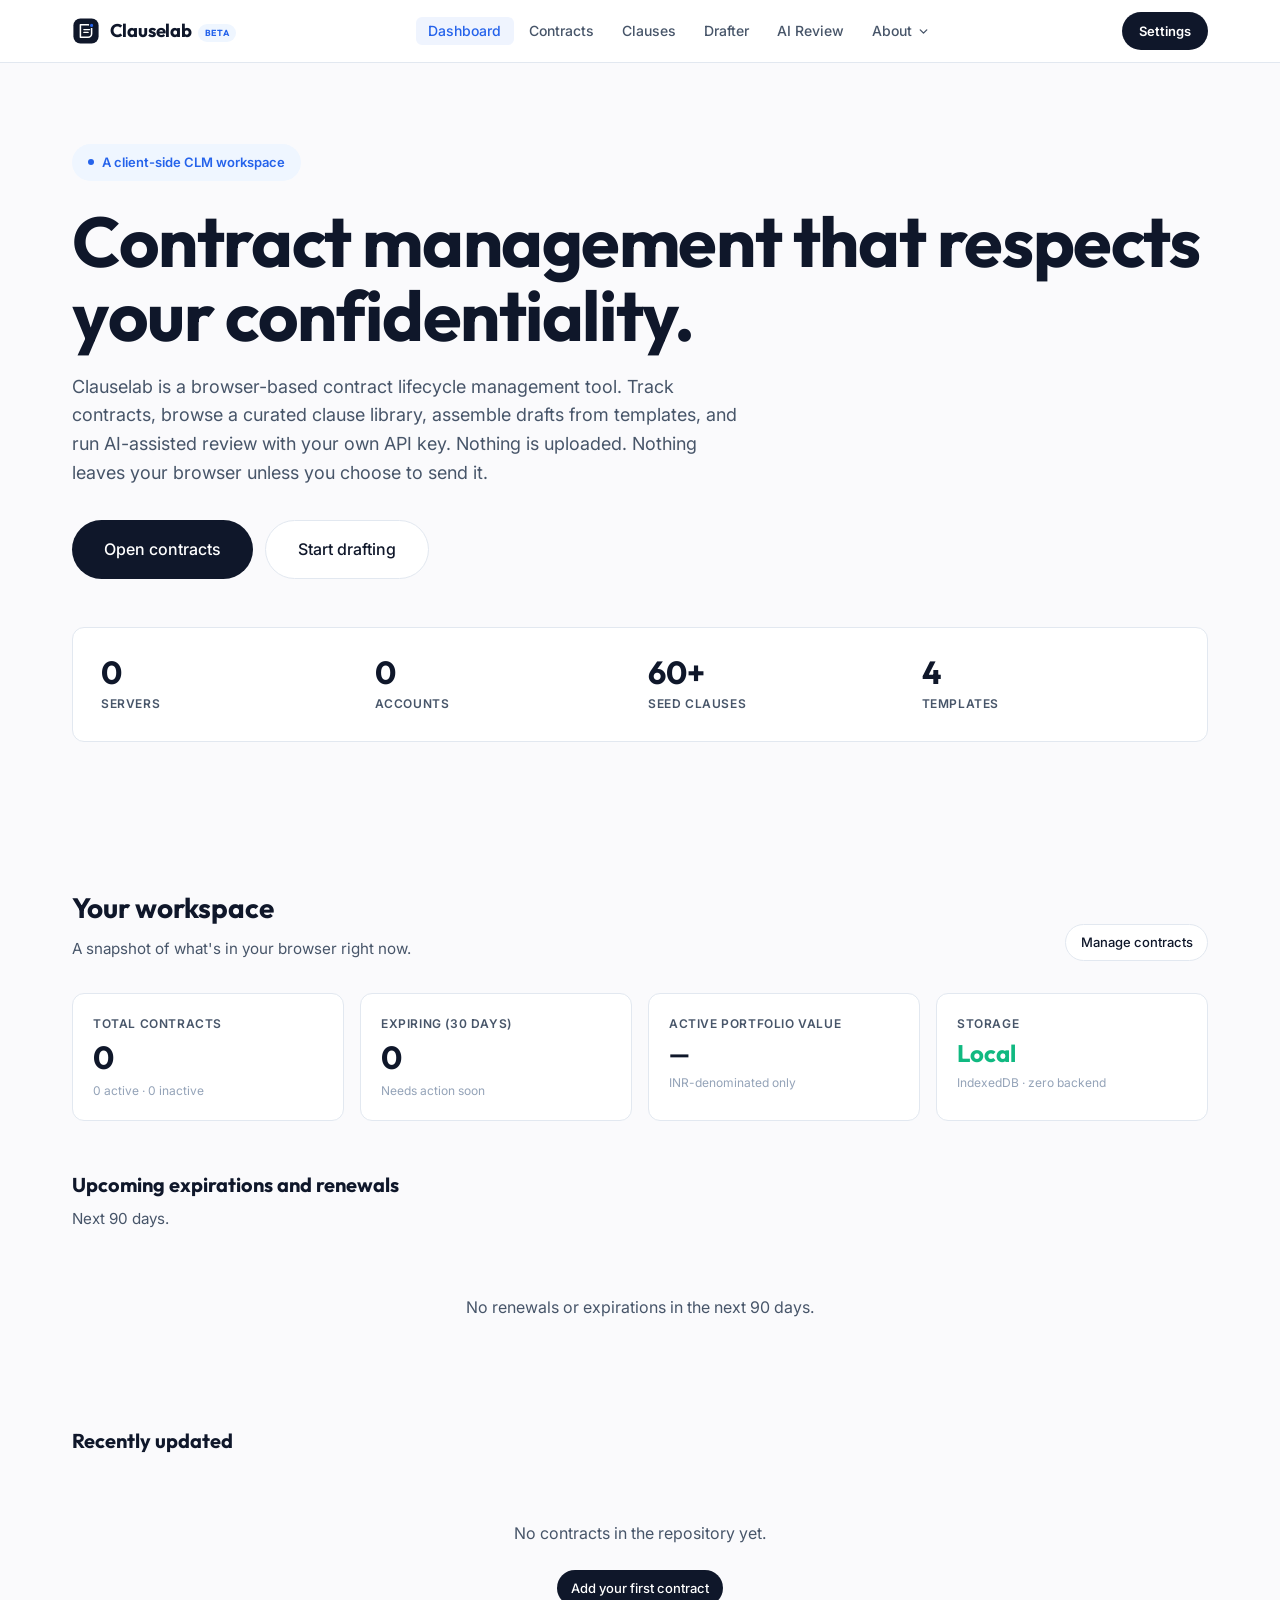
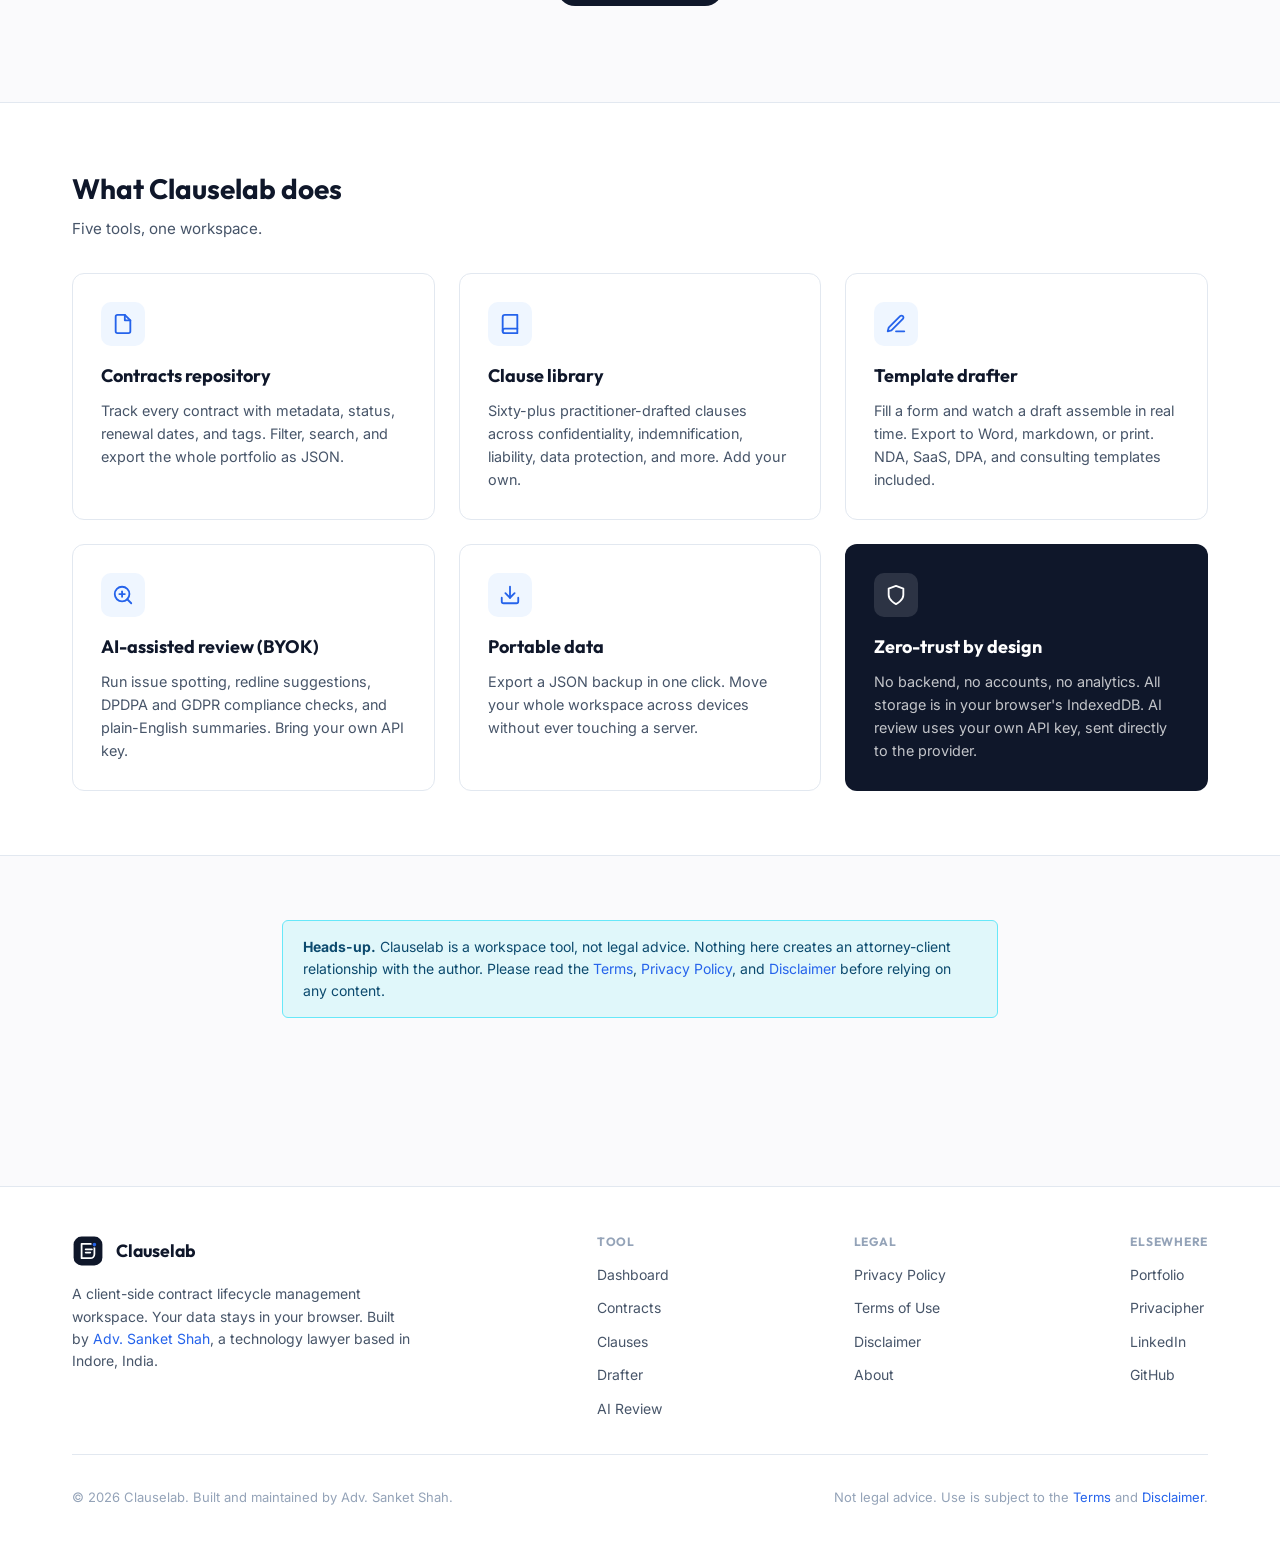
<file: index.html>
<!DOCTYPE html>
<html lang="en">
<head>
<meta charset="UTF-8">
<meta name="viewport" content="width=device-width, initial-scale=1.0">
<title>Clauselab | Client-Side Contract Lifecycle Management</title>
<meta name="description" content="A free, zero-backend contract lifecycle management tool. Repository, clause library, drafter, and AI-assisted review. Your data stays in your browser. Built by Adv. Sanket Shah.">
<meta name="robots" content="index, follow">
<meta property="og:title" content="Clauselab | Client-Side Contract Lifecycle Management">
<meta property="og:description" content="Free CLM tool with clause library, drafter, and AI review. Zero backend. Data stays in your browser.">
<meta property="og:type" content="website">
<link rel="icon" type="image/svg+xml" href="assets/favicon.svg">
<link rel="preconnect" href="https://fonts.googleapis.com">
<link rel="preconnect" href="https://fonts.gstatic.com" crossorigin>
<link rel="stylesheet" href="https://fonts.googleapis.com/css2?family=Inter:wght@400;500;600;700&family=Outfit:wght@400;500;600;700&display=swap">
<link rel="stylesheet" href="css/app.css">
<link rel="stylesheet" href="css/nav.css">
</head>
<body>

<section class="hero">
  <div class="container fade-up">
    <span class="hero-eyebrow">A client-side CLM workspace</span>
    <h1 class="hero-title">Contract management that respects your confidentiality.</h1>
    <p class="hero-lead">Clauselab is a browser-based contract lifecycle management tool. Track contracts, browse a curated clause library, assemble drafts from templates, and run AI-assisted review with your own API key. Nothing is uploaded. Nothing leaves your browser unless you choose to send it.</p>
    <div class="hero-actions">
      <a href="contracts.html" class="btn btn-primary btn-lg">Open contracts</a>
      <a href="drafter.html" class="btn btn-secondary btn-lg">Start drafting</a>
    </div>
  </div>

  <div class="container fade-up">
    <div class="stats">
      <div><span class="stat-num">0</span><span class="stat-lbl">Servers</span></div>
      <div><span class="stat-num">0</span><span class="stat-lbl">Accounts</span></div>
      <div><span class="stat-num">60+</span><span class="stat-lbl">Seed clauses</span></div>
      <div><span class="stat-num">4</span><span class="stat-lbl">Templates</span></div>
    </div>
  </div>
</section>

<section class="section">
  <div class="container">
    <div class="section-title-row">
      <div>
        <div class="section-title">Your workspace</div>
        <div class="section-sub">A snapshot of what's in your browser right now.</div>
      </div>
      <a href="contracts.html" class="btn btn-secondary btn-sm">Manage contracts</a>
    </div>

    <div id="widgets" class="widget-grid"></div>

    <div class="section-title-row" style="margin-top: 3rem;">
      <div>
        <div class="section-title" style="font-size: 1.25rem;">Upcoming expirations and renewals</div>
        <div class="section-sub">Next 90 days.</div>
      </div>
    </div>
    <div id="upcoming"></div>

    <div class="section-title-row" style="margin-top: 3rem;">
      <div>
        <div class="section-title" style="font-size: 1.25rem;">Recently updated</div>
      </div>
    </div>
    <div id="recent"></div>
  </div>
</section>

<section class="section" style="background: var(--bg-surface); border-top: 1px solid var(--border-color); border-bottom: 1px solid var(--border-color);">
  <div class="container">
    <div class="section-title-row">
      <div>
        <div class="section-title">What Clauselab does</div>
        <div class="section-sub">Five tools, one workspace.</div>
      </div>
    </div>
    <div class="feature-grid">
      <a href="contracts.html" class="feature-card" style="text-decoration: none; color: inherit;">
        <div class="feature-icon">
          <svg viewBox="0 0 24 24" width="22" height="22" fill="none" stroke="currentColor" stroke-width="2" stroke-linecap="round" stroke-linejoin="round"><path d="M14 2H6a2 2 0 00-2 2v16a2 2 0 002 2h12a2 2 0 002-2V8z"/><polyline points="14 2 14 8 20 8"/></svg>
        </div>
        <div class="feature-title">Contracts repository</div>
        <div class="feature-desc">Track every contract with metadata, status, renewal dates, and tags. Filter, search, and export the whole portfolio as JSON.</div>
      </a>
      <a href="clauses.html" class="feature-card" style="text-decoration: none; color: inherit;">
        <div class="feature-icon">
          <svg viewBox="0 0 24 24" width="22" height="22" fill="none" stroke="currentColor" stroke-width="2" stroke-linecap="round" stroke-linejoin="round"><path d="M4 19.5A2.5 2.5 0 016.5 17H20"/><path d="M6.5 2H20v20H6.5A2.5 2.5 0 014 19.5v-15A2.5 2.5 0 016.5 2z"/></svg>
        </div>
        <div class="feature-title">Clause library</div>
        <div class="feature-desc">Sixty-plus practitioner-drafted clauses across confidentiality, indemnification, liability, data protection, and more. Add your own.</div>
      </a>
      <a href="drafter.html" class="feature-card" style="text-decoration: none; color: inherit;">
        <div class="feature-icon">
          <svg viewBox="0 0 24 24" width="22" height="22" fill="none" stroke="currentColor" stroke-width="2" stroke-linecap="round" stroke-linejoin="round"><path d="M12 20h9"/><path d="M16.5 3.5a2.121 2.121 0 013 3L7 19l-4 1 1-4L16.5 3.5z"/></svg>
        </div>
        <div class="feature-title">Template drafter</div>
        <div class="feature-desc">Fill a form and watch a draft assemble in real time. Export to Word, markdown, or print. NDA, SaaS, DPA, and consulting templates included.</div>
      </a>
      <a href="review.html" class="feature-card" style="text-decoration: none; color: inherit;">
        <div class="feature-icon">
          <svg viewBox="0 0 24 24" width="22" height="22" fill="none" stroke="currentColor" stroke-width="2" stroke-linecap="round" stroke-linejoin="round"><circle cx="11" cy="11" r="8"/><line x1="21" y1="21" x2="16.65" y2="16.65"/><line x1="8" y1="11" x2="14" y2="11"/><line x1="11" y1="8" x2="11" y2="14"/></svg>
        </div>
        <div class="feature-title">AI-assisted review (BYOK)</div>
        <div class="feature-desc">Run issue spotting, redline suggestions, DPDPA and GDPR compliance checks, and plain-English summaries. Bring your own API key.</div>
      </a>
      <a href="settings.html" class="feature-card" style="text-decoration: none; color: inherit;">
        <div class="feature-icon">
          <svg viewBox="0 0 24 24" width="22" height="22" fill="none" stroke="currentColor" stroke-width="2" stroke-linecap="round" stroke-linejoin="round"><polyline points="7 10 12 15 17 10"/><line x1="12" y1="15" x2="12" y2="3"/><path d="M21 15v4a2 2 0 01-2 2H5a2 2 0 01-2-2v-4"/></svg>
        </div>
        <div class="feature-title">Portable data</div>
        <div class="feature-desc">Export a JSON backup in one click. Move your whole workspace across devices without ever touching a server.</div>
      </a>
      <div class="feature-card" style="background: var(--text-primary); color: white; border-color: transparent;">
        <div class="feature-icon" style="background: rgba(255,255,255,0.12); color: white;">
          <svg viewBox="0 0 24 24" width="22" height="22" fill="none" stroke="currentColor" stroke-width="2" stroke-linecap="round" stroke-linejoin="round"><path d="M12 22s8-4 8-10V5l-8-3-8 3v7c0 6 8 10 8 10z"/></svg>
        </div>
        <div class="feature-title" style="color: white;">Zero-trust by design</div>
        <div class="feature-desc" style="color: rgba(255,255,255,0.75);">No backend, no accounts, no analytics. All storage is in your browser's IndexedDB. AI review uses your own API key, sent directly to the provider.</div>
      </div>
    </div>
  </div>
</section>

<section class="section">
  <div class="container" style="max-width: 780px;">
    <div class="notice notice-info">
      <strong>Heads-up.</strong> Clauselab is a workspace tool, not legal advice. Nothing here creates an attorney-client relationship with the author. Please read the <a href="terms.html">Terms</a>, <a href="privacy.html">Privacy Policy</a>, and <a href="disclaimer.html">Disclaimer</a> before relying on any content.
    </div>
  </div>
</section>

<script src="js/app.js"></script>
<script src="js/dashboard.js"></script>
</body>
</html>
</file>
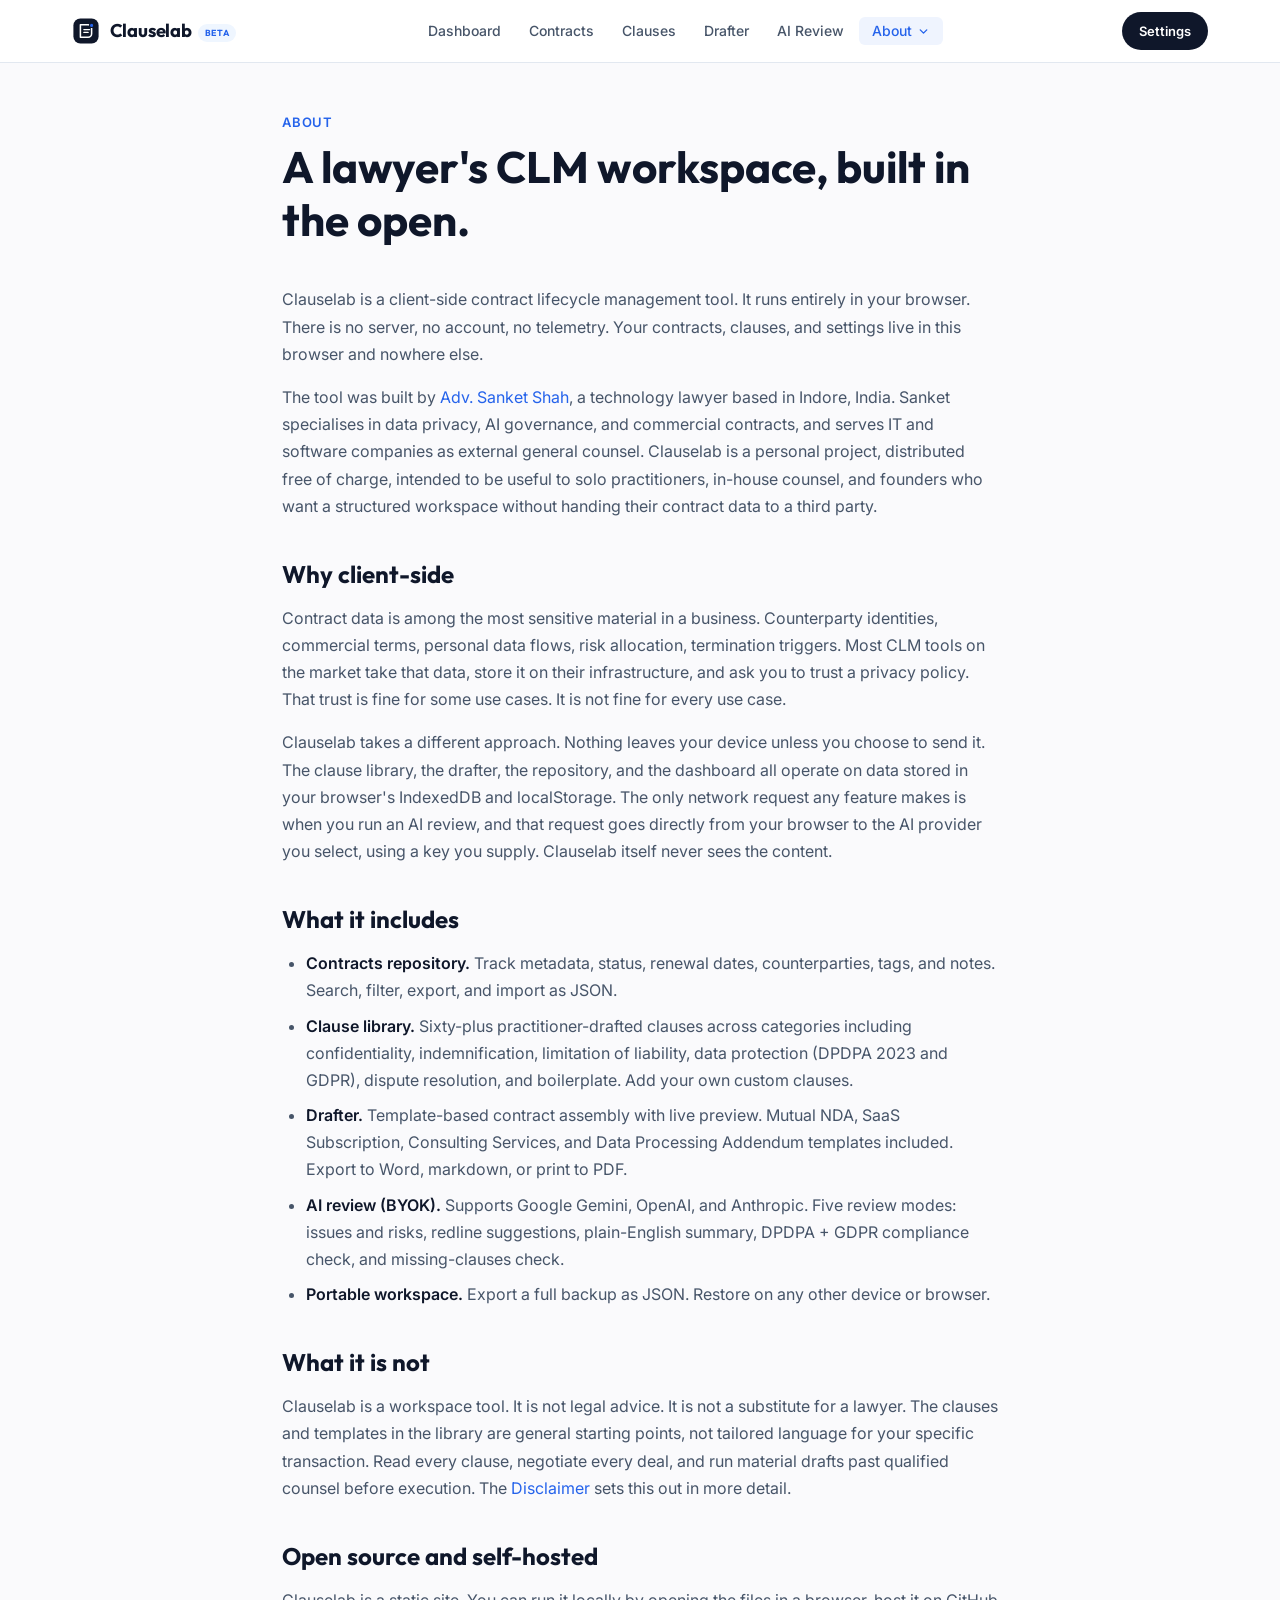
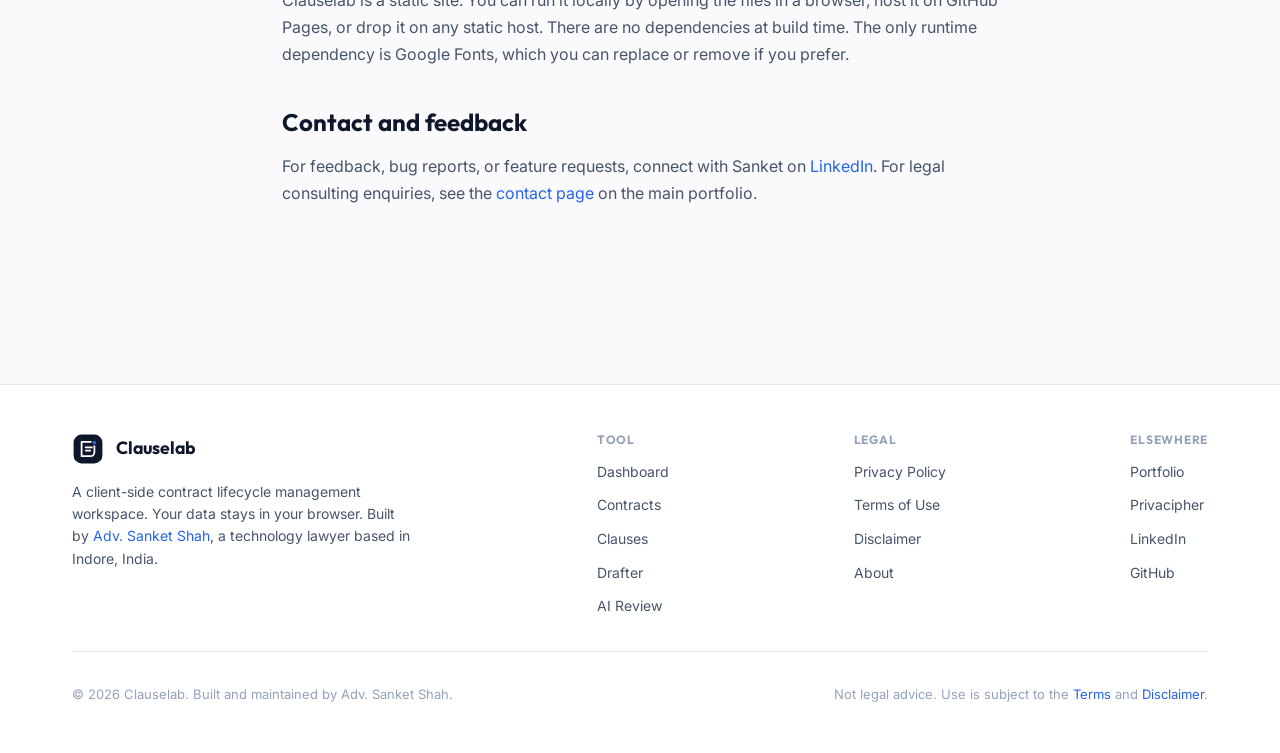
<file: about.html>
<!DOCTYPE html>
<html lang="en">
<head>
<meta charset="UTF-8">
<meta name="viewport" content="width=device-width, initial-scale=1.0">
<title>About | Clauselab</title>
<meta name="description" content="Clauselab is a client-side contract lifecycle management workspace built by Adv. Sanket Shah, a technology lawyer based in Indore, India.">
<link rel="icon" type="image/svg+xml" href="assets/favicon.svg">
<link rel="preconnect" href="https://fonts.googleapis.com">
<link rel="preconnect" href="https://fonts.gstatic.com" crossorigin>
<link rel="stylesheet" href="https://fonts.googleapis.com/css2?family=Inter:wght@400;500;600;700&family=Outfit:wght@400;500;600;700&display=swap">
<link rel="stylesheet" href="css/app.css">
<link rel="stylesheet" href="css/nav.css">
</head>
<body>

<section class="page">
  <div class="container legal-body">
    <div class="page-header">
      <span class="page-eyebrow">About</span>
      <h1 class="page-title">A lawyer's CLM workspace, built in the open.</h1>
    </div>

    <p>Clauselab is a client-side contract lifecycle management tool. It runs entirely in your browser. There is no server, no account, no telemetry. Your contracts, clauses, and settings live in this browser and nowhere else.</p>

    <p>The tool was built by <a href="https://advsanketshah.github.io/" target="_blank" rel="noopener">Adv. Sanket Shah</a>, a technology lawyer based in Indore, India. Sanket specialises in data privacy, AI governance, and commercial contracts, and serves IT and software companies as external general counsel. Clauselab is a personal project, distributed free of charge, intended to be useful to solo practitioners, in-house counsel, and founders who want a structured workspace without handing their contract data to a third party.</p>

    <h2>Why client-side</h2>
    <p>Contract data is among the most sensitive material in a business. Counterparty identities, commercial terms, personal data flows, risk allocation, termination triggers. Most CLM tools on the market take that data, store it on their infrastructure, and ask you to trust a privacy policy. That trust is fine for some use cases. It is not fine for every use case.</p>
    <p>Clauselab takes a different approach. Nothing leaves your device unless you choose to send it. The clause library, the drafter, the repository, and the dashboard all operate on data stored in your browser's IndexedDB and localStorage. The only network request any feature makes is when you run an AI review, and that request goes directly from your browser to the AI provider you select, using a key you supply. Clauselab itself never sees the content.</p>

    <h2>What it includes</h2>
    <ul>
      <li><strong>Contracts repository.</strong> Track metadata, status, renewal dates, counterparties, tags, and notes. Search, filter, export, and import as JSON.</li>
      <li><strong>Clause library.</strong> Sixty-plus practitioner-drafted clauses across categories including confidentiality, indemnification, limitation of liability, data protection (DPDPA 2023 and GDPR), dispute resolution, and boilerplate. Add your own custom clauses.</li>
      <li><strong>Drafter.</strong> Template-based contract assembly with live preview. Mutual NDA, SaaS Subscription, Consulting Services, and Data Processing Addendum templates included. Export to Word, markdown, or print to PDF.</li>
      <li><strong>AI review (BYOK).</strong> Supports Google Gemini, OpenAI, and Anthropic. Five review modes: issues and risks, redline suggestions, plain-English summary, DPDPA + GDPR compliance check, and missing-clauses check.</li>
      <li><strong>Portable workspace.</strong> Export a full backup as JSON. Restore on any other device or browser.</li>
    </ul>

    <h2>What it is not</h2>
    <p>Clauselab is a workspace tool. It is not legal advice. It is not a substitute for a lawyer. The clauses and templates in the library are general starting points, not tailored language for your specific transaction. Read every clause, negotiate every deal, and run material drafts past qualified counsel before execution. The <a href="disclaimer.html">Disclaimer</a> sets this out in more detail.</p>

    <h2>Open source and self-hosted</h2>
    <p>Clauselab is a static site. You can run it locally by opening the files in a browser, host it on GitHub Pages, or drop it on any static host. There are no dependencies at build time. The only runtime dependency is Google Fonts, which you can replace or remove if you prefer.</p>

    <h2>Contact and feedback</h2>
    <p>For feedback, bug reports, or feature requests, connect with Sanket on <a href="https://www.linkedin.com/in/advsanketshah/" target="_blank" rel="noopener">LinkedIn</a>. For legal consulting enquiries, see the <a href="https://advsanketshah.github.io/contact.html" target="_blank" rel="noopener">contact page</a> on the main portfolio.</p>
  </div>
</section>

<script src="js/app.js"></script>
</body>
</html>
</file>
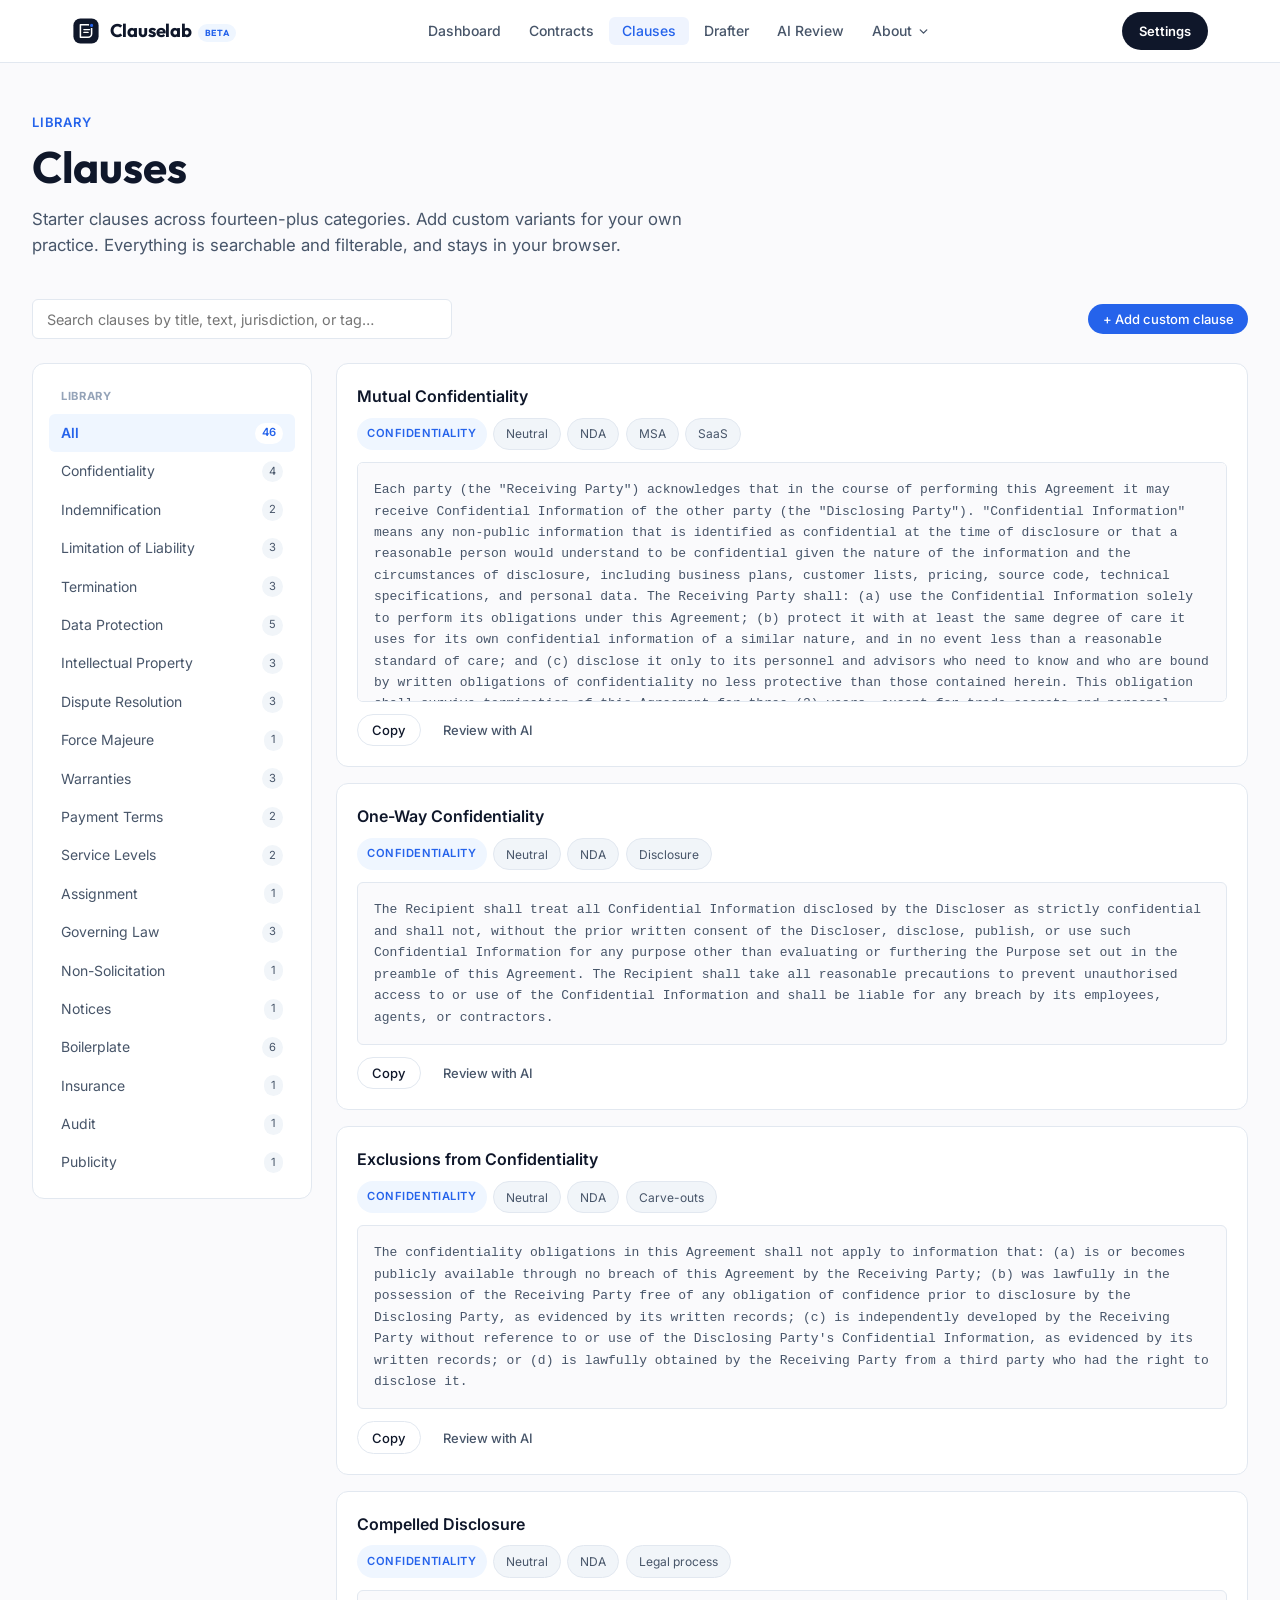
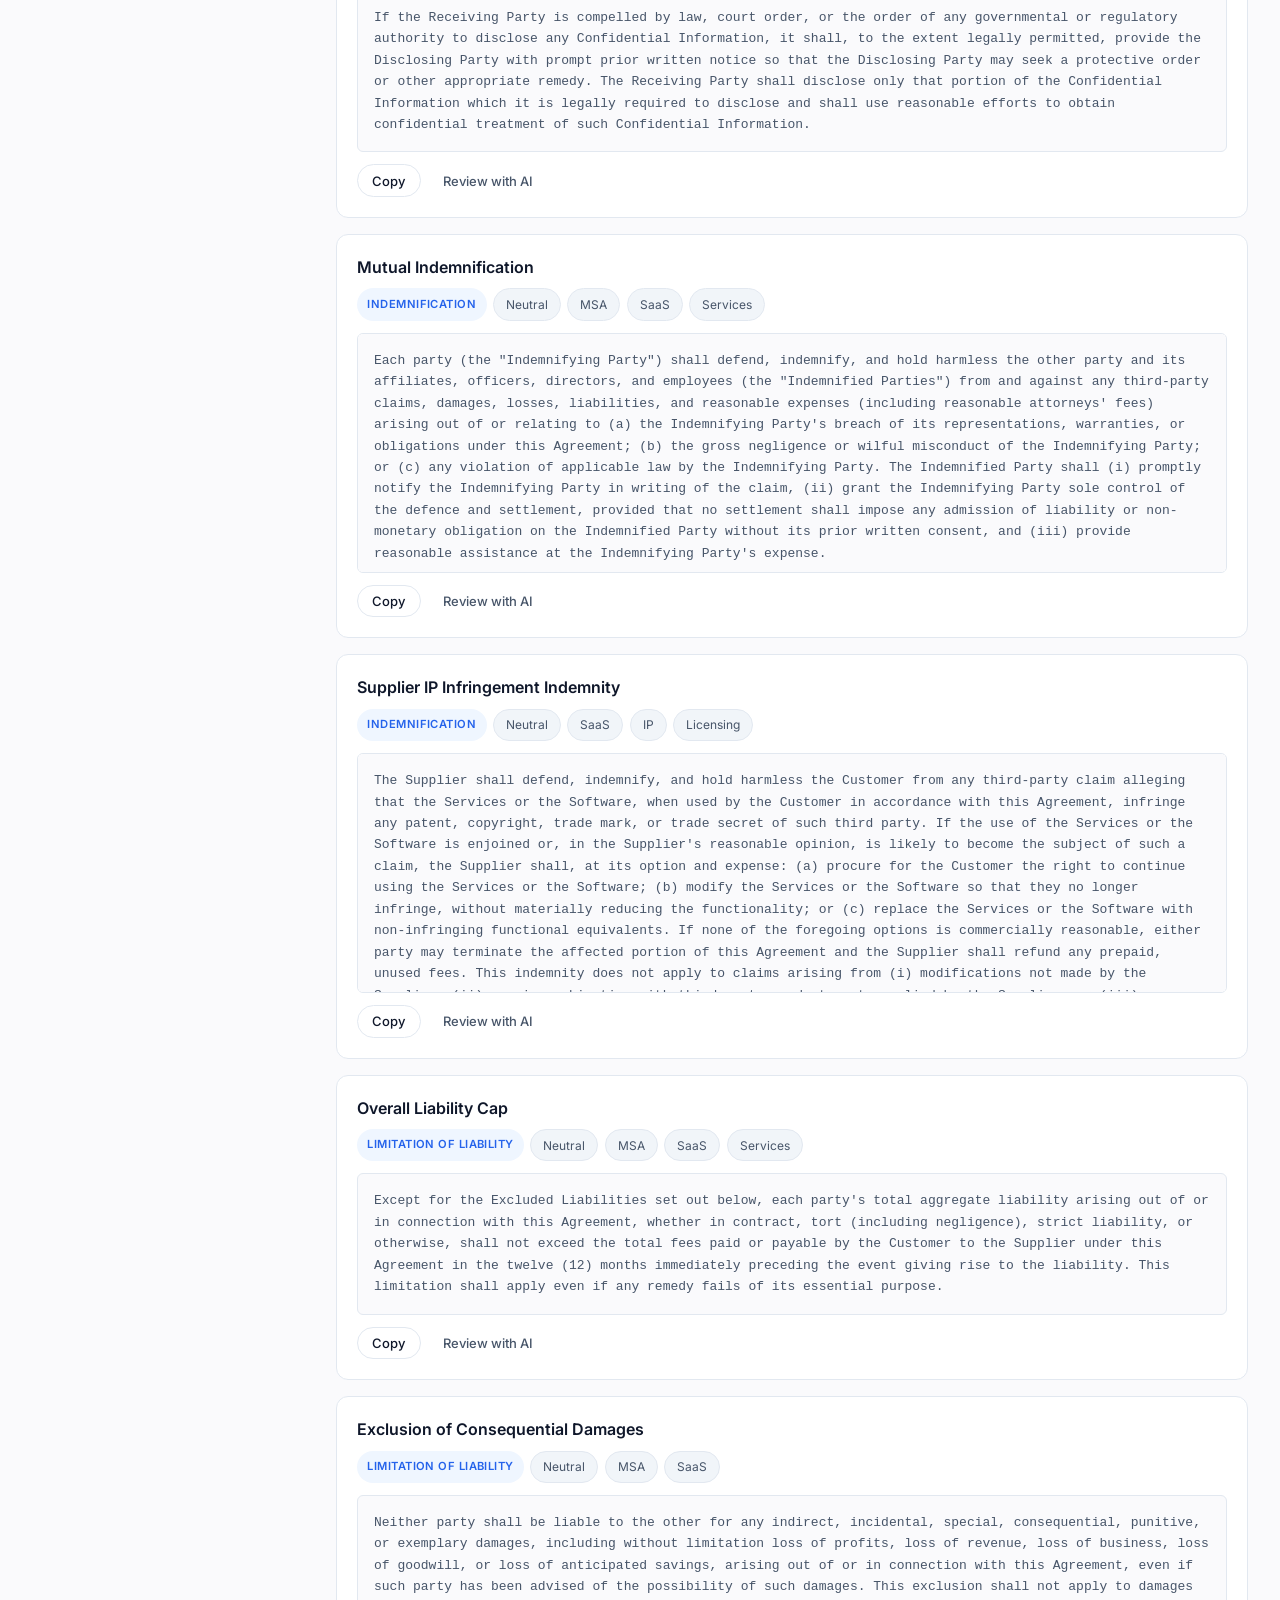
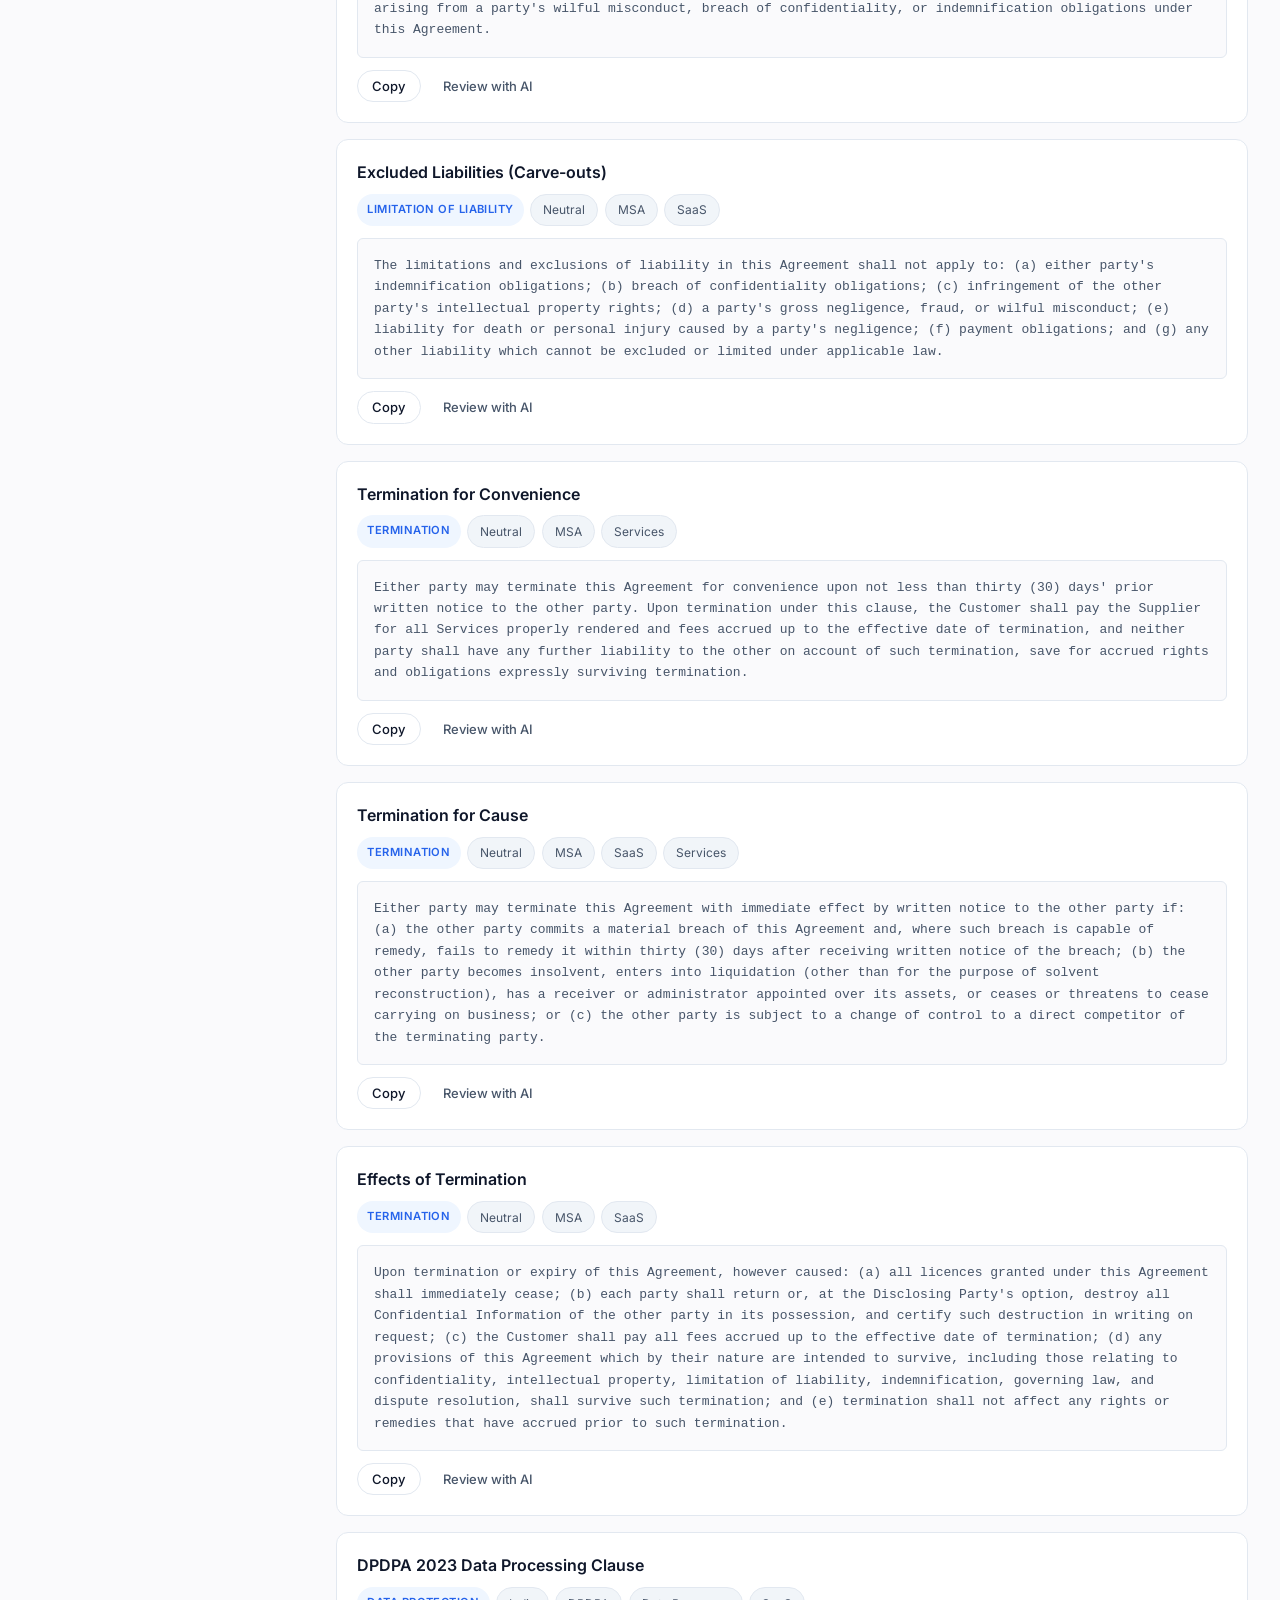
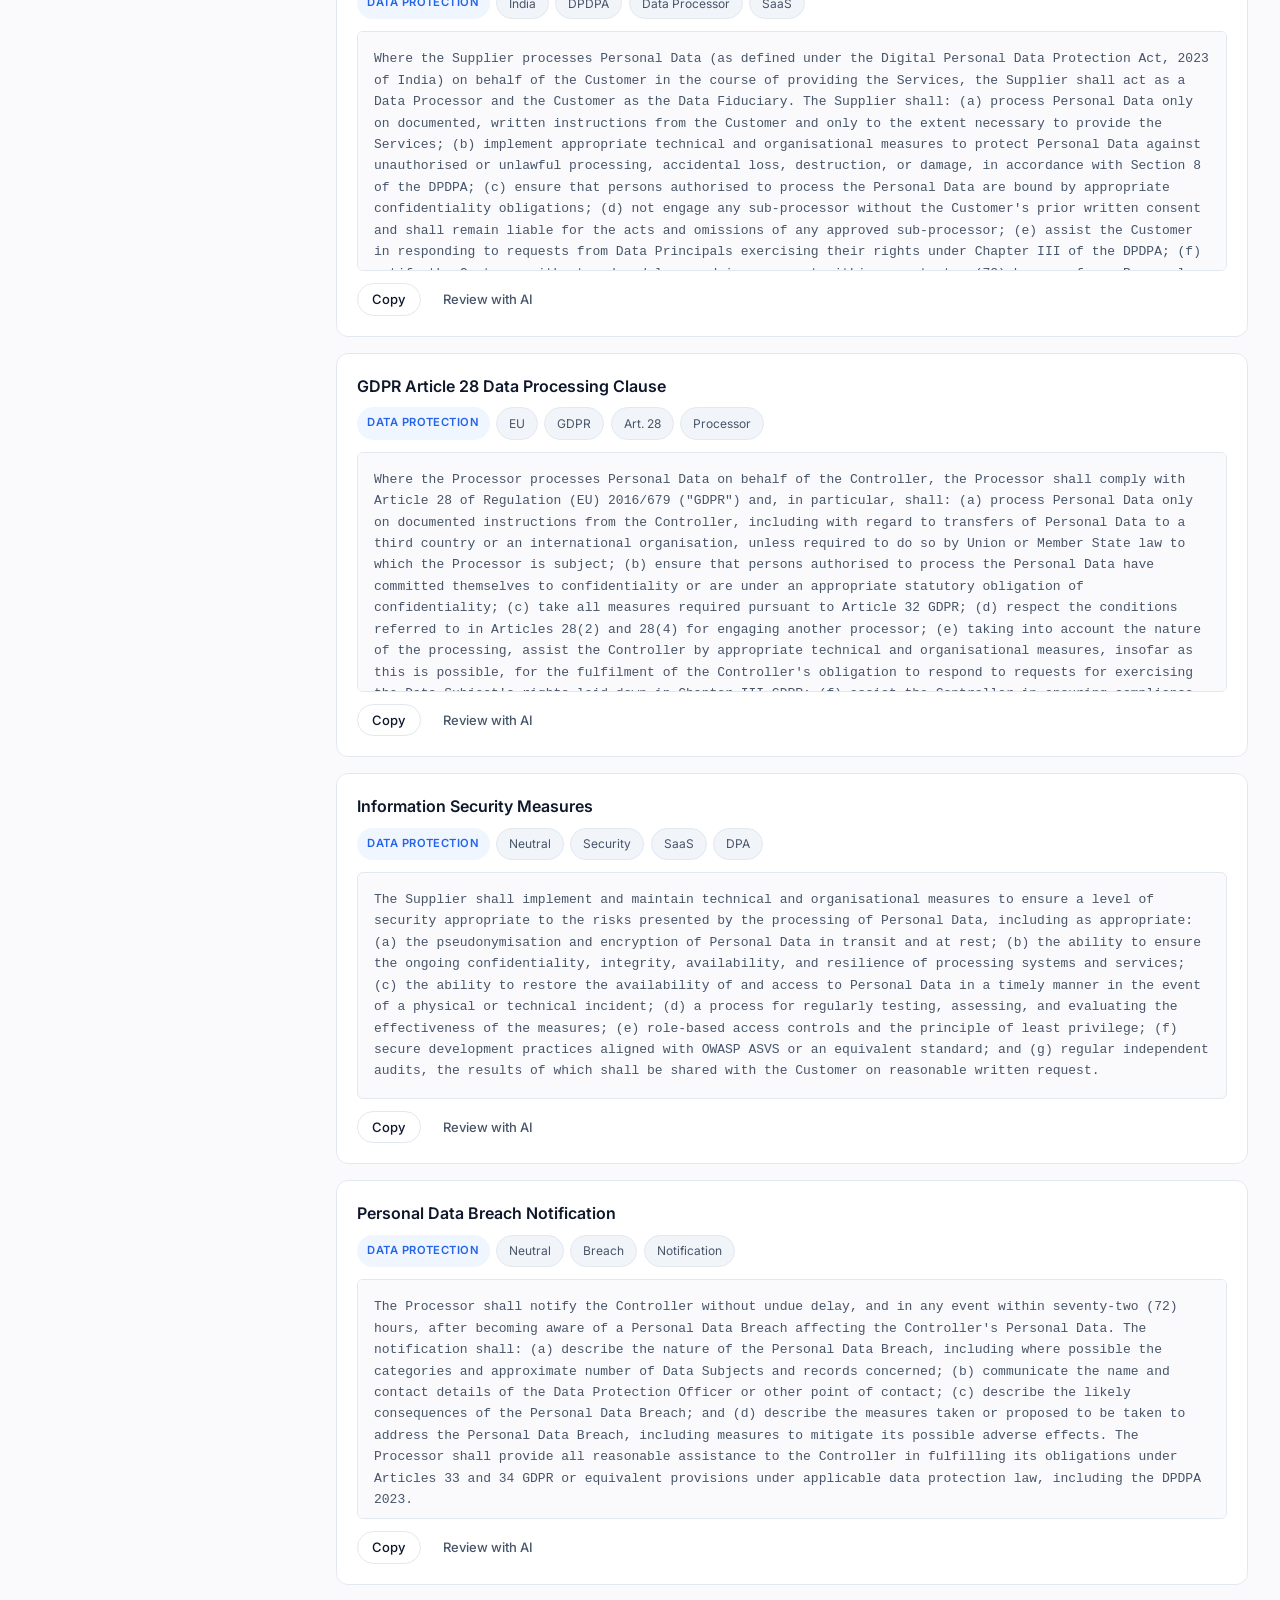
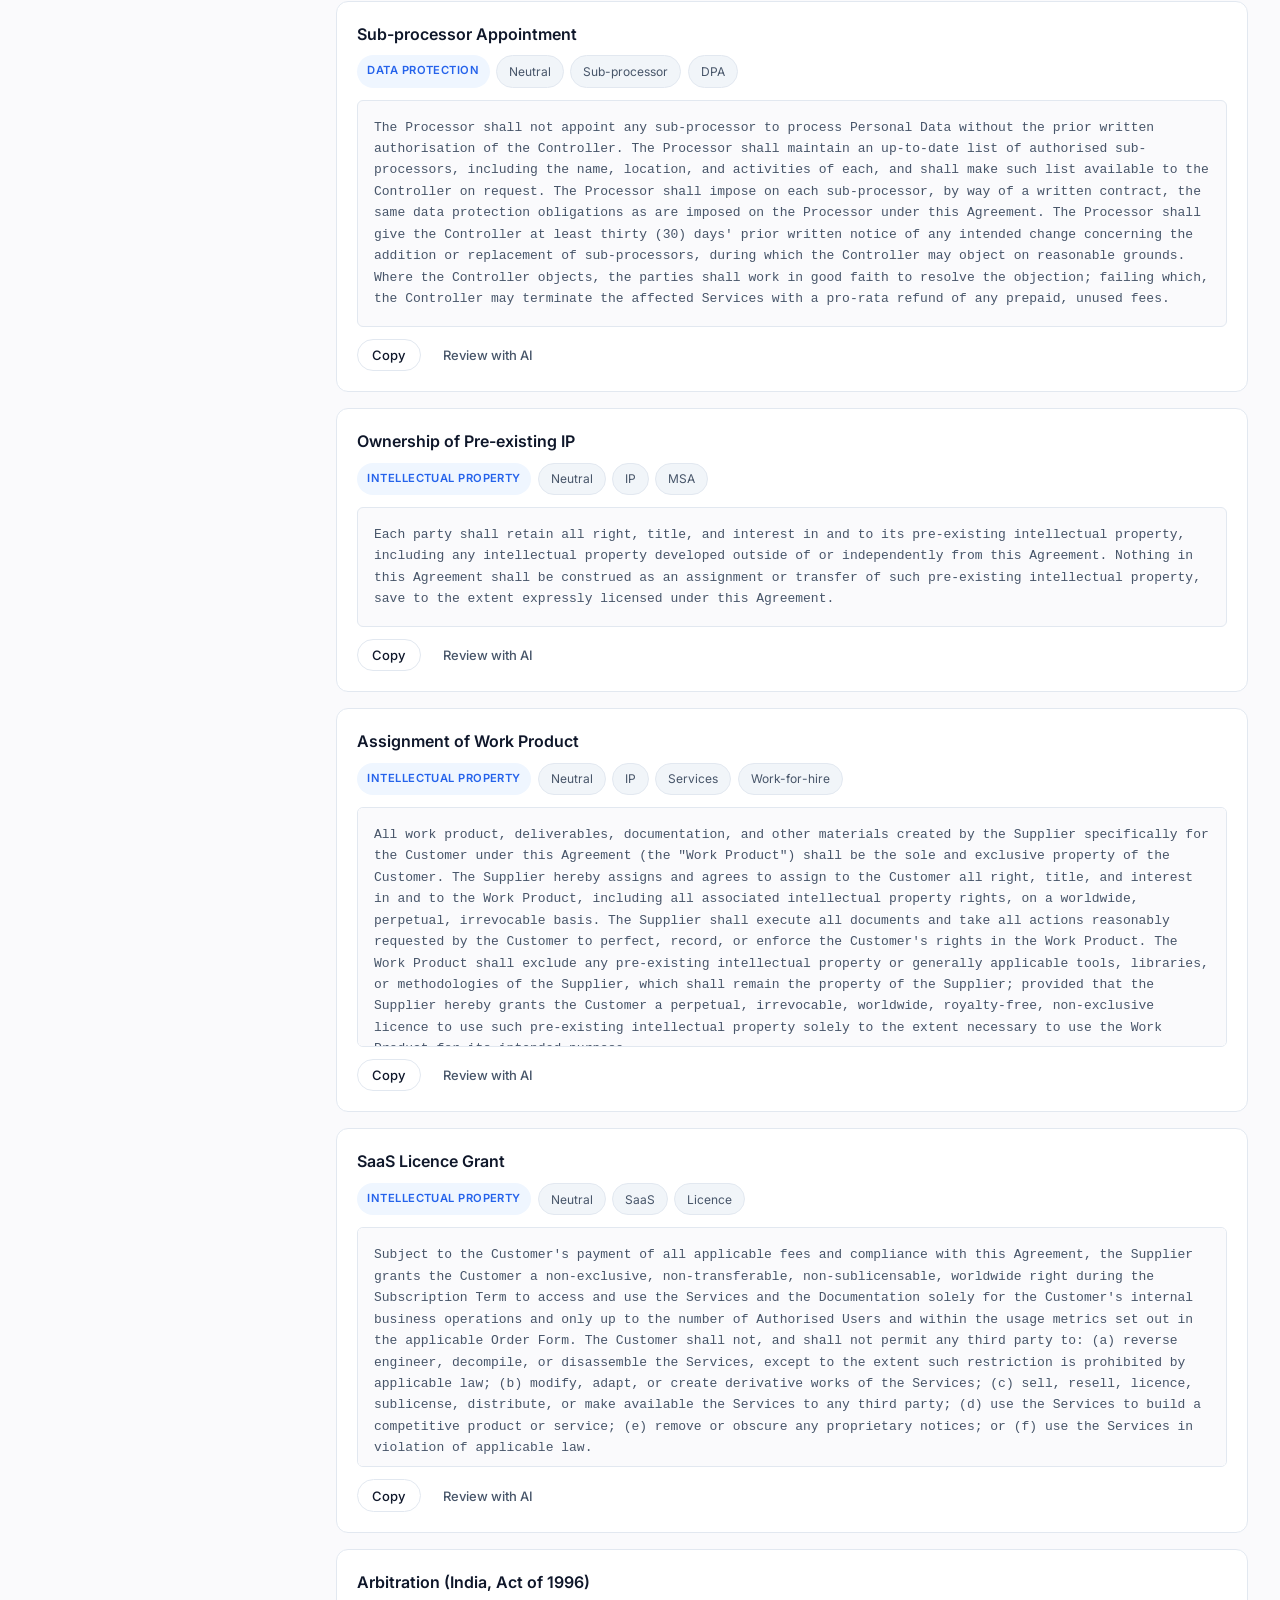
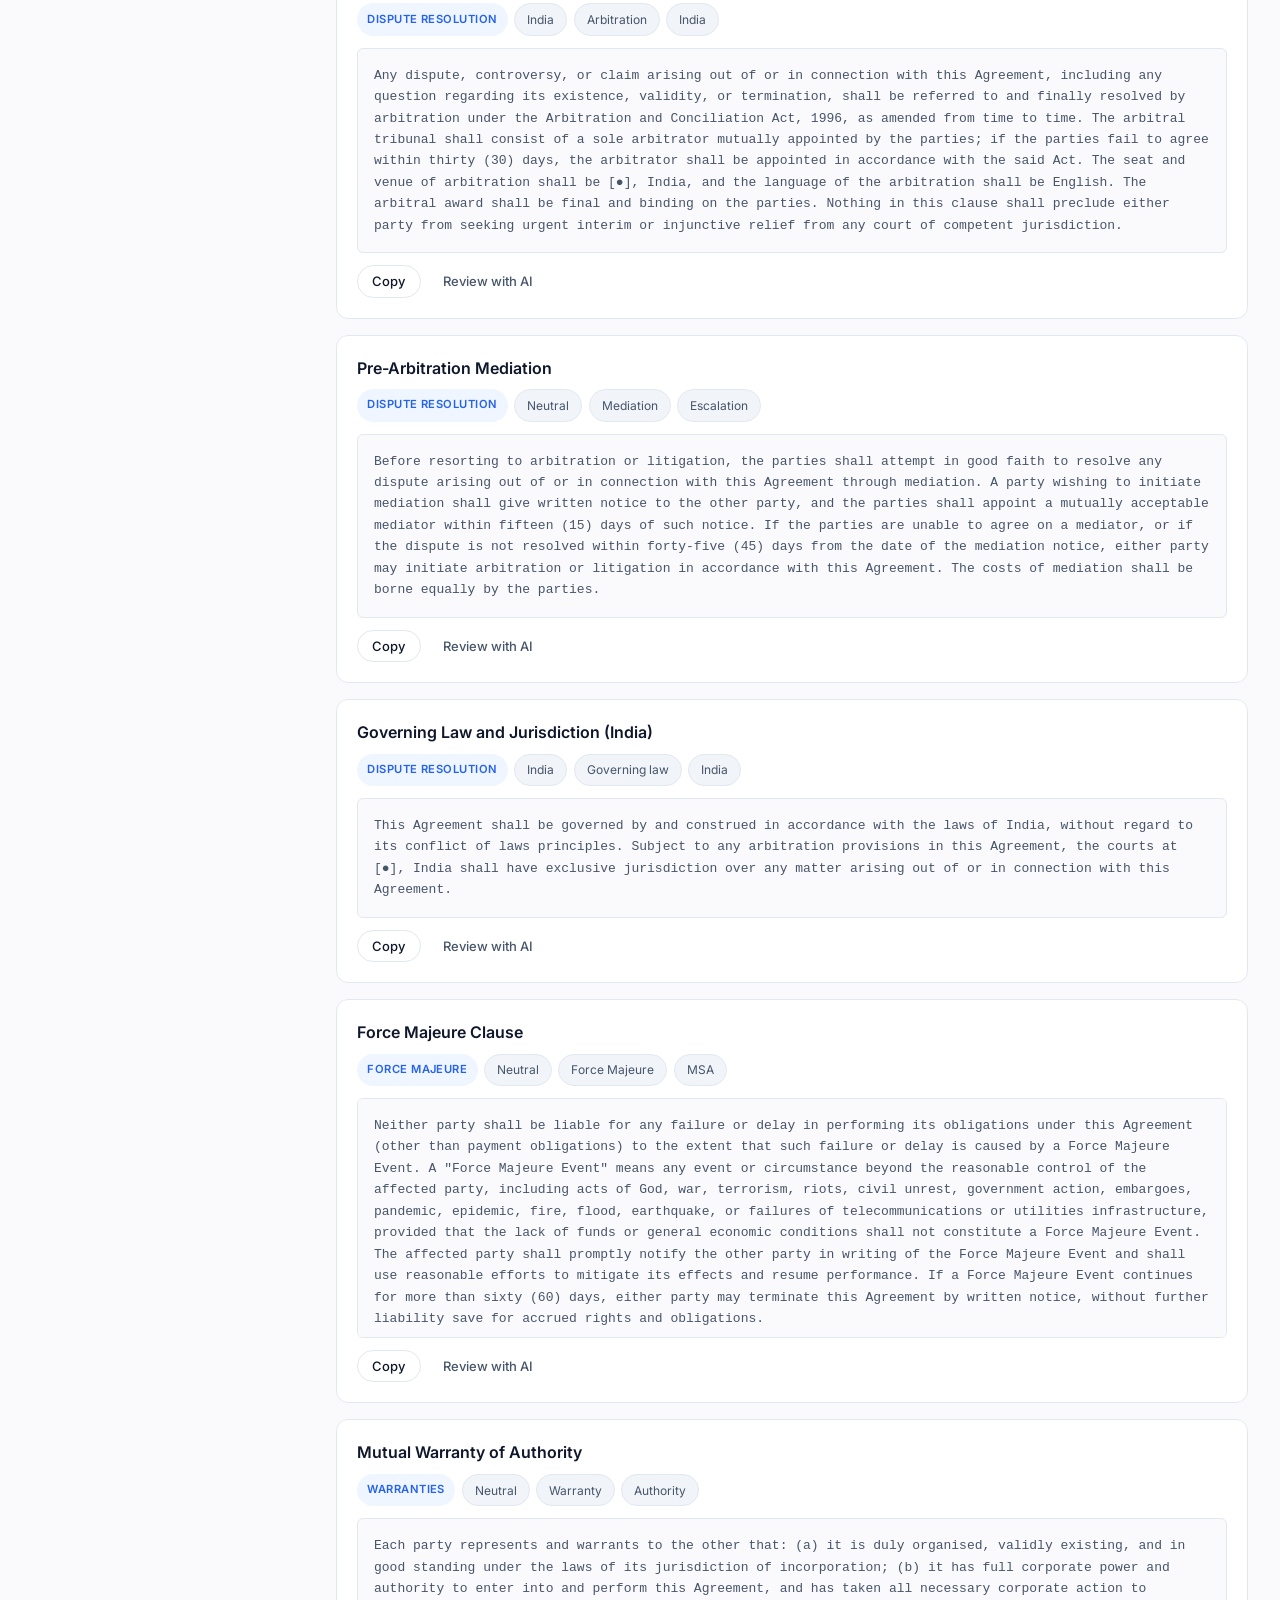
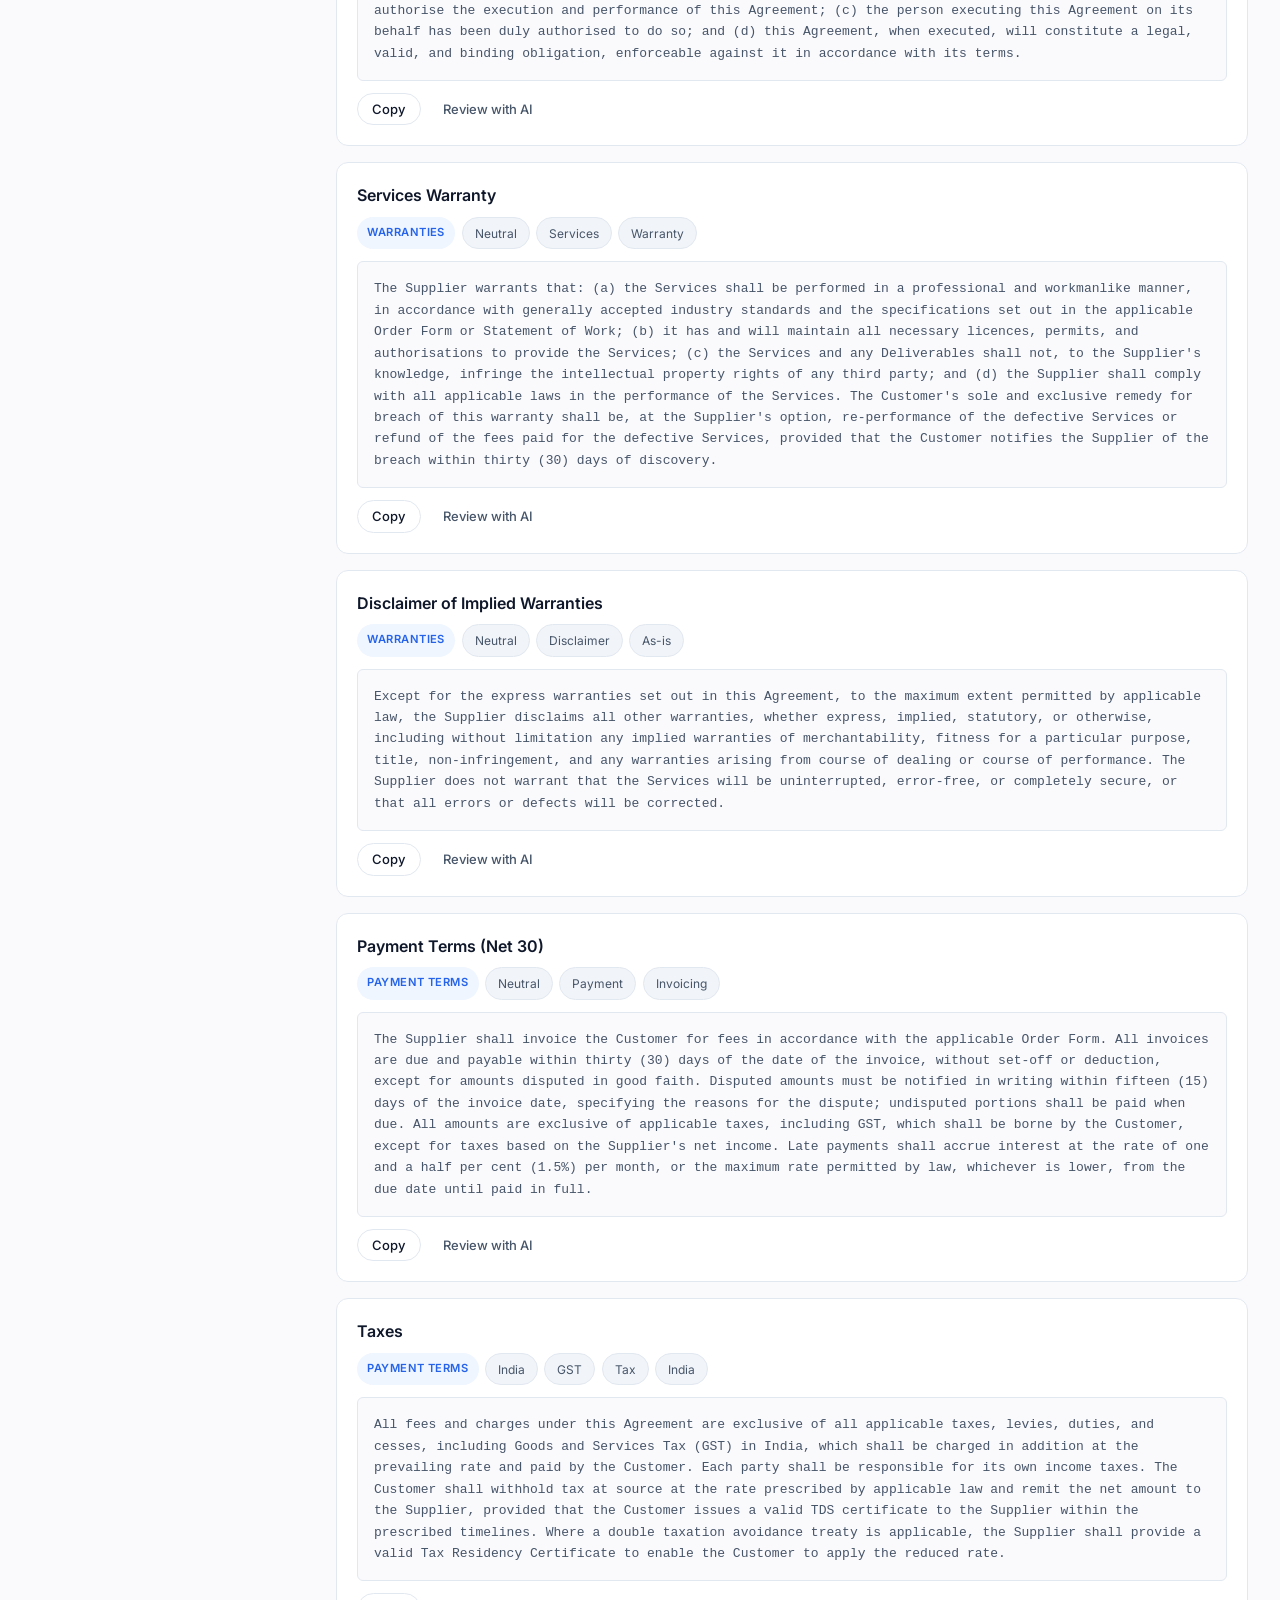
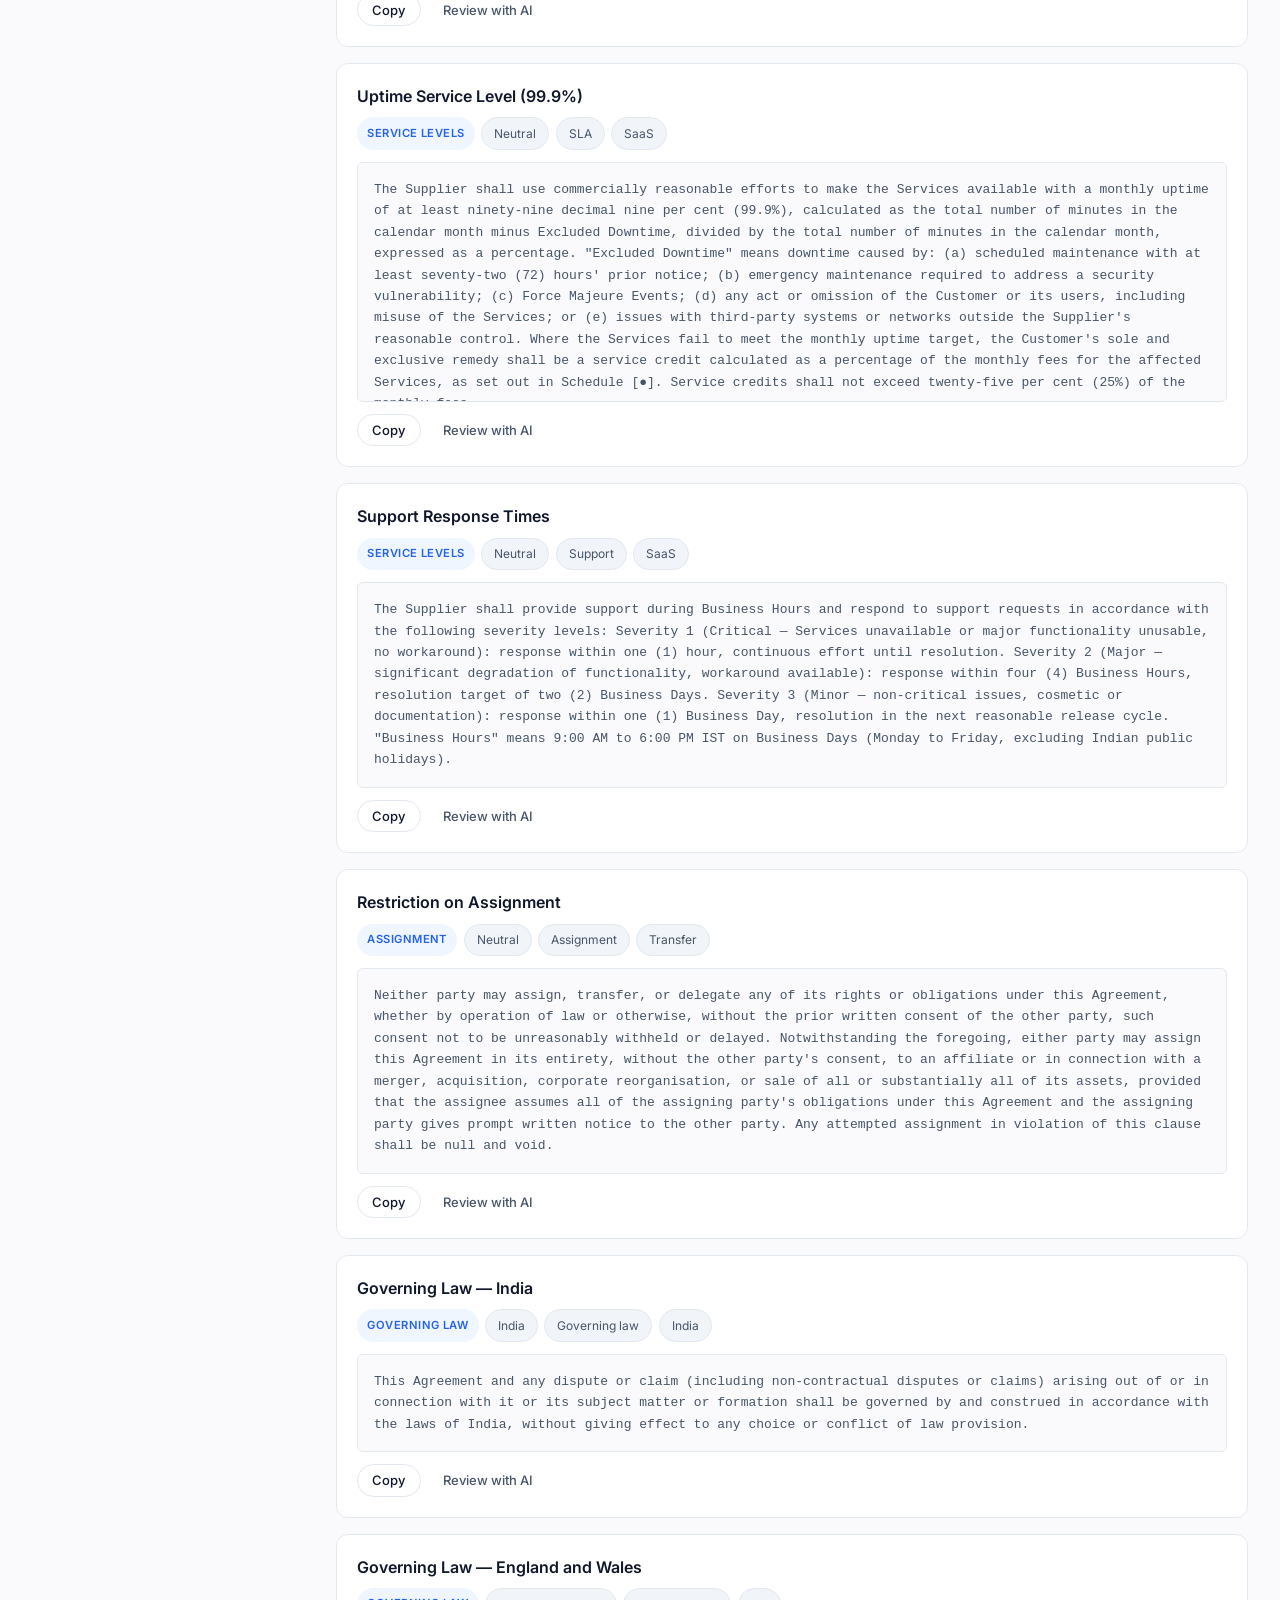
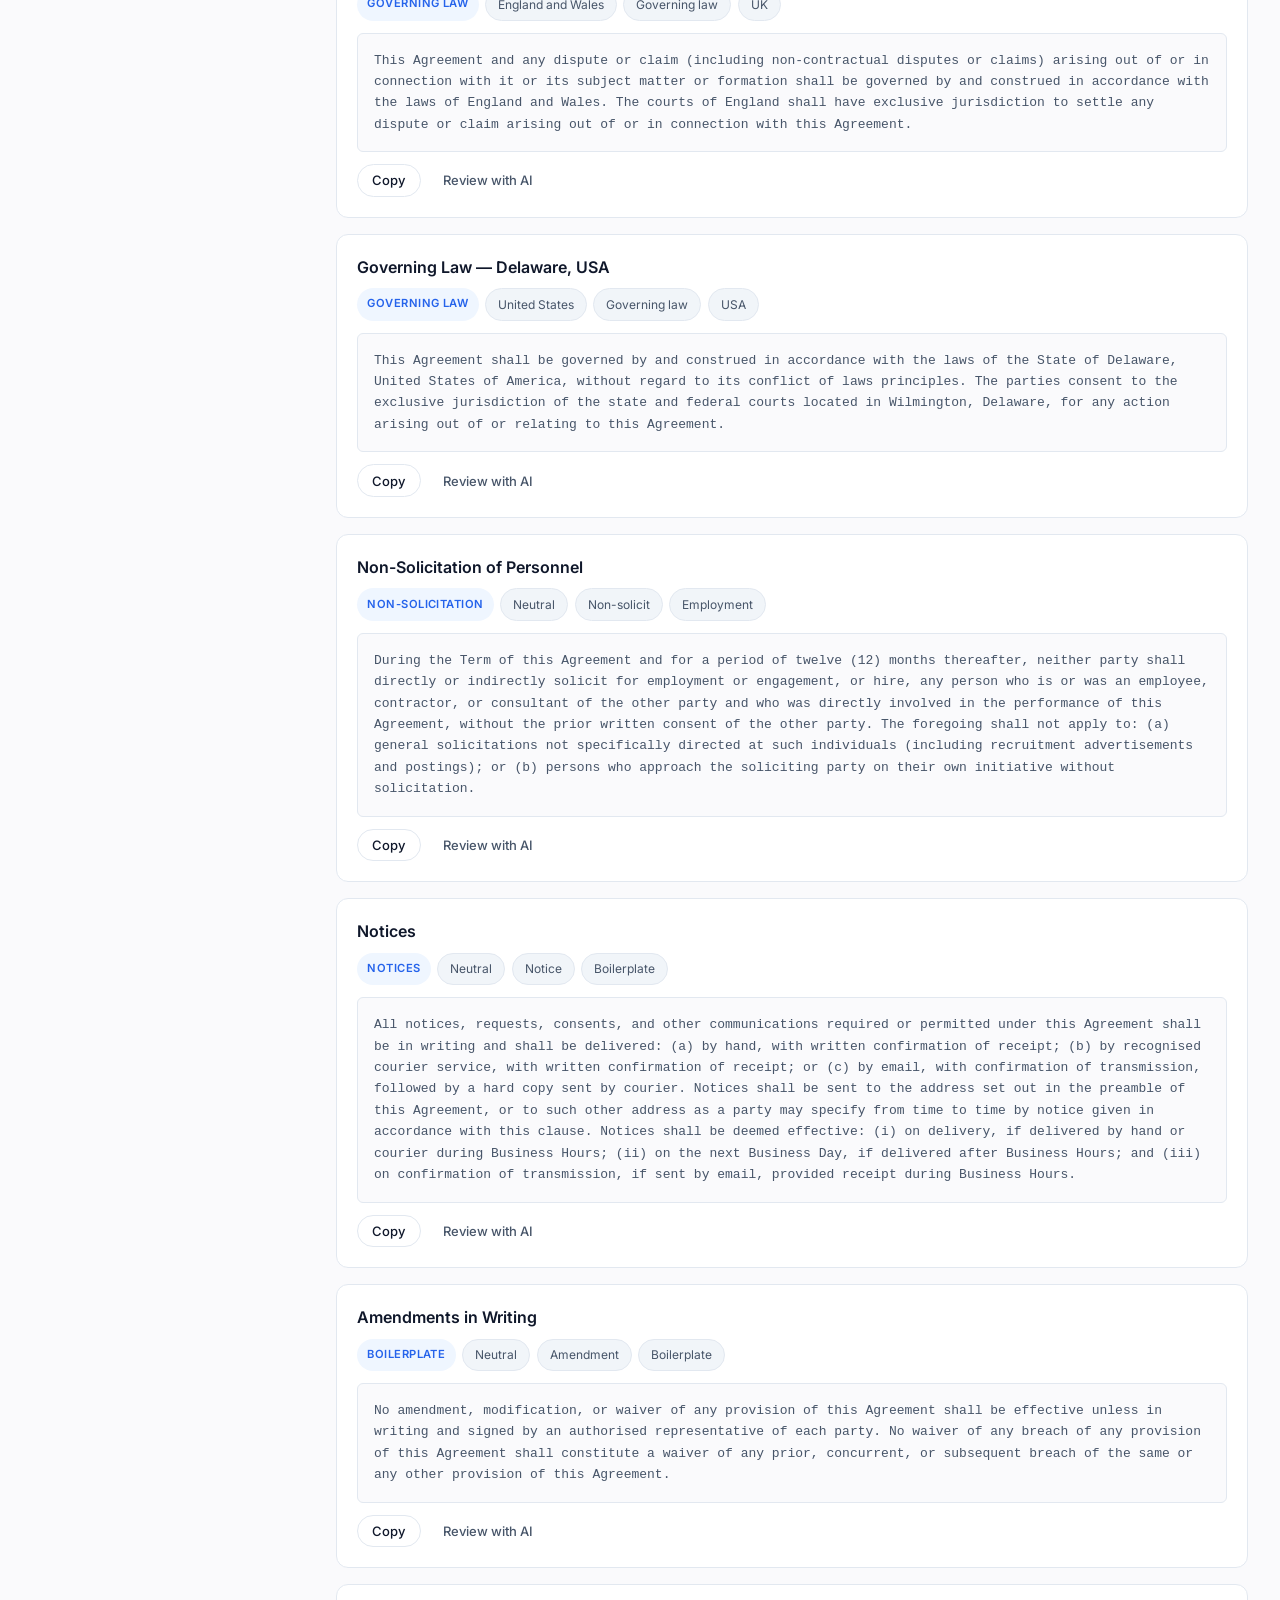
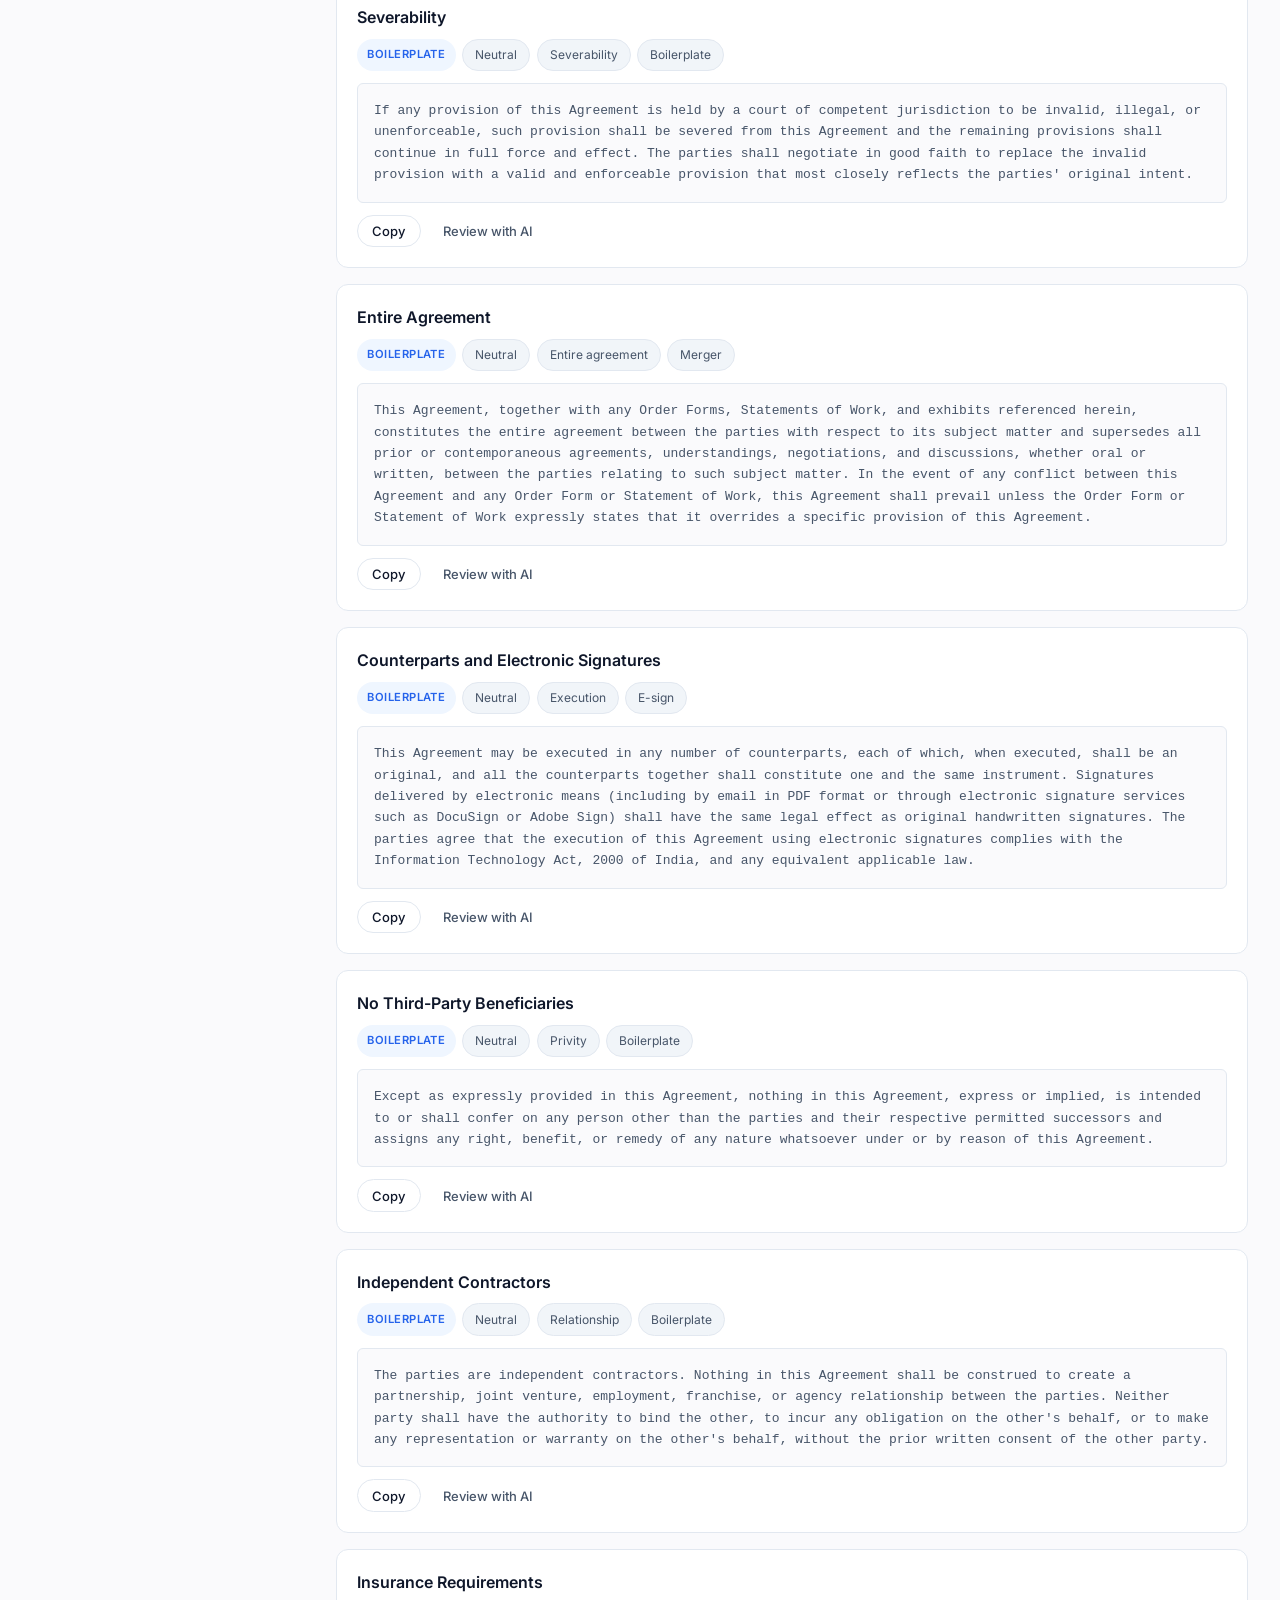
<file: clauses.html>
<!DOCTYPE html>
<html lang="en">
<head>
<meta charset="UTF-8">
<meta name="viewport" content="width=device-width, initial-scale=1.0">
<title>Clause Library | Clauselab</title>
<meta name="description" content="Sixty-plus practitioner-drafted clauses across confidentiality, indemnification, liability, data protection, and more. Add your own.">
<link rel="icon" type="image/svg+xml" href="assets/favicon.svg">
<link rel="preconnect" href="https://fonts.googleapis.com">
<link rel="preconnect" href="https://fonts.gstatic.com" crossorigin>
<link rel="stylesheet" href="https://fonts.googleapis.com/css2?family=Inter:wght@400;500;600;700&family=Outfit:wght@400;500;600;700&display=swap">
<link rel="stylesheet" href="css/app.css">
<link rel="stylesheet" href="css/nav.css">
</head>
<body>

<section class="page">
  <div class="container-wide">
    <div class="page-header">
      <span class="page-eyebrow">Library</span>
      <h1 class="page-title">Clauses</h1>
      <p class="page-lead">Starter clauses across fourteen-plus categories. Add custom variants for your own practice. Everything is searchable and filterable, and stays in your browser.</p>
    </div>

    <div class="page-toolbar">
      <input id="clause-search" class="input search" placeholder="Search clauses by title, text, jurisdiction, or tag…" style="flex: 1; max-width: 420px;">
      <button id="btn-add-clause" class="btn btn-accent btn-sm">+ Add custom clause</button>
    </div>

    <div class="clause-list mt-3">
      <div id="clause-sidebar-list" class="clause-sidebar"></div>
      <div id="clause-cards" class="clause-cards"></div>
    </div>
  </div>
</section>

<!-- Clause Modal -->
<div class="modal-backdrop" id="clause-modal">
  <div class="modal modal-lg">
    <div class="modal-header">
      <div class="modal-title" id="clause-modal-title">Add clause</div>
      <button class="modal-close" data-close-clause>
        <svg viewBox="0 0 24 24" width="22" height="22" fill="none" stroke="currentColor" stroke-width="2" stroke-linecap="round" stroke-linejoin="round"><line x1="18" y1="6" x2="6" y2="18"></line><line x1="6" y1="6" x2="18" y2="18"></line></svg>
      </button>
    </div>
    <div class="modal-body">
      <div class="form-grid">
        <div class="field" style="grid-column: 1 / -1;">
          <label>Title <span style="color: var(--danger);">*</span></label>
          <input id="cf-title" class="input" placeholder="e.g. Mutual Indemnification (SaaS)">
        </div>
        <div class="field">
          <label>Category <span style="color: var(--danger);">*</span></label>
          <select id="cf-category" class="select"></select>
        </div>
        <div class="field">
          <label>Jurisdiction</label>
          <input id="cf-jurisdiction" class="input" placeholder="e.g. India, EU, Neutral">
        </div>
        <div class="field" style="grid-column: 1 / -1;">
          <label>Tags (comma-separated)</label>
          <input id="cf-tags" class="input" placeholder="e.g. MSA, SaaS, Risk allocation">
        </div>
        <div class="field" style="grid-column: 1 / -1;">
          <label>Clause body <span style="color: var(--danger);">*</span></label>
          <textarea id="cf-body" class="textarea" style="min-height: 220px;" placeholder="Paste or type the clause text here…"></textarea>
        </div>
      </div>
    </div>
    <div class="modal-footer">
      <button class="btn btn-secondary" data-close-clause>Cancel</button>
      <button id="btn-save-clause" class="btn btn-accent">Save clause</button>
    </div>
  </div>
</div>

<script src="js/app.js"></script>
<script src="js/clauses.js"></script>
</body>
</html>
</file>
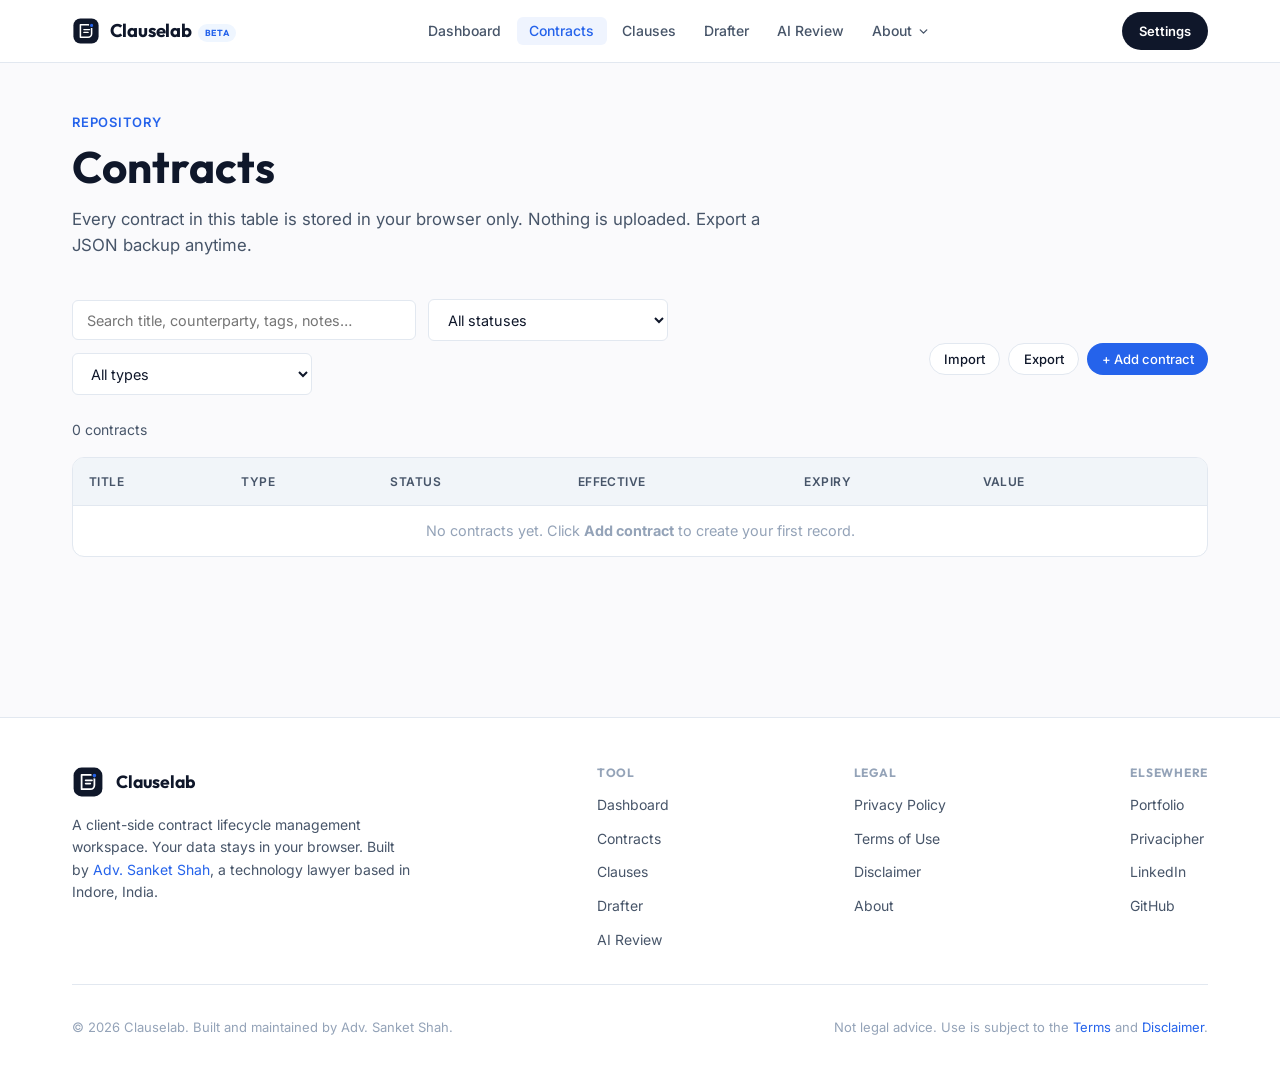
<file: contracts.html>
<!DOCTYPE html>
<html lang="en">
<head>
<meta charset="UTF-8">
<meta name="viewport" content="width=device-width, initial-scale=1.0">
<title>Contracts | Clauselab</title>
<meta name="description" content="Track contracts with metadata, status, renewal dates, and tags. Client-side storage. Export and import in JSON.">
<link rel="icon" type="image/svg+xml" href="assets/favicon.svg">
<link rel="preconnect" href="https://fonts.googleapis.com">
<link rel="preconnect" href="https://fonts.gstatic.com" crossorigin>
<link rel="stylesheet" href="https://fonts.googleapis.com/css2?family=Inter:wght@400;500;600;700&family=Outfit:wght@400;500;600;700&display=swap">
<link rel="stylesheet" href="css/app.css">
<link rel="stylesheet" href="css/nav.css">
</head>
<body>

<section class="page">
  <div class="container">
    <div class="page-header">
      <span class="page-eyebrow">Repository</span>
      <h1 class="page-title">Contracts</h1>
      <p class="page-lead">Every contract in this table is stored in your browser only. Nothing is uploaded. Export a JSON backup anytime.</p>
    </div>

    <div class="page-toolbar">
      <div class="filter-bar">
        <input id="search-input" class="input search" placeholder="Search title, counterparty, tags, notes…">
        <select id="filter-status" class="select"></select>
        <select id="filter-type" class="select"></select>
      </div>
      <div style="display: flex; gap: 0.5rem; flex-wrap: wrap;">
        <button id="btn-import" class="btn btn-secondary btn-sm">Import</button>
        <input type="file" id="import-file" accept=".json" hidden>
        <button id="btn-export" class="btn btn-secondary btn-sm">Export</button>
        <button id="btn-add" class="btn btn-accent btn-sm">+ Add contract</button>
      </div>
    </div>

    <div class="text-sm text-muted mb-2"><span id="contract-count">0</span> contracts</div>

    <div class="table-wrap">
      <table class="table">
        <thead>
          <tr>
            <th>Title</th>
            <th>Type</th>
            <th>Status</th>
            <th>Effective</th>
            <th>Expiry</th>
            <th>Value</th>
            <th></th>
          </tr>
        </thead>
        <tbody id="contracts-tbody"></tbody>
      </table>
    </div>
  </div>
</section>

<!-- Add / Edit Modal -->
<div class="modal-backdrop" id="contract-modal">
  <div class="modal modal-lg">
    <div class="modal-header">
      <div class="modal-title" id="contract-modal-title">Add contract</div>
      <button class="modal-close" data-close>
        <svg viewBox="0 0 24 24" width="22" height="22" fill="none" stroke="currentColor" stroke-width="2" stroke-linecap="round" stroke-linejoin="round"><line x1="18" y1="6" x2="6" y2="18"></line><line x1="6" y1="6" x2="18" y2="18"></line></svg>
      </button>
    </div>
    <div class="modal-body">
      <div class="form-grid">
        <div class="field" style="grid-column: 1 / -1;">
          <label>Title <span style="color: var(--danger);">*</span></label>
          <input id="f-title" class="input" placeholder="e.g. SaaS Subscription — Acme Corp">
        </div>
        <div class="field"><label>Counterparty</label><input id="f-counterparty" class="input" placeholder="e.g. Acme Technologies Pvt. Ltd."></div>
        <div class="field"><label>Type</label><select id="f-type" class="select"></select></div>
        <div class="field"><label>Status</label><select id="f-status" class="select"></select></div>
        <div class="field"><label>Owner</label><input id="f-owner" class="input" placeholder="Internal owner"></div>
        <div class="field"><label>Effective date</label><input id="f-effective" type="date" class="input"></div>
        <div class="field"><label>Expiry date</label><input id="f-expiry" type="date" class="input"></div>
        <div class="field"><label>Value</label><input id="f-value" type="number" class="input" placeholder="e.g. 250000"></div>
        <div class="field">
          <label>Currency</label>
          <select id="f-currency" class="select">
            <option value="INR">INR</option>
            <option value="USD">USD</option>
            <option value="EUR">EUR</option>
            <option value="GBP">GBP</option>
            <option value="SGD">SGD</option>
          </select>
        </div>
        <div class="field"><label>Governing law</label><input id="f-governing" class="input" placeholder="e.g. India"></div>
        <div class="field" style="grid-column: 1 / -1; display: flex; align-items: center; gap: 0.5rem;">
          <input type="checkbox" id="f-renewal" style="width: auto;">
          <label for="f-renewal" style="margin: 0;">Auto-renews unless terminated</label>
        </div>
        <div class="field" style="grid-column: 1 / -1;"><label>Tags (comma-separated)</label><input id="f-tags" class="input" placeholder="e.g. SaaS, DPA, EU"></div>
        <div class="field" style="grid-column: 1 / -1;"><label>Notes</label><textarea id="f-notes" class="textarea" style="font-family: inherit;" placeholder="Key terms, risks, internal comments…"></textarea></div>
      </div>
    </div>
    <div class="modal-footer">
      <button class="btn btn-secondary" data-close>Cancel</button>
      <button id="btn-save" class="btn btn-accent">Save contract</button>
    </div>
  </div>
</div>

<!-- View Modal -->
<div class="modal-backdrop" id="view-modal">
  <div class="modal modal-lg">
    <div class="modal-header">
      <div class="modal-title" id="view-modal-title">Contract</div>
      <button class="modal-close" data-close>
        <svg viewBox="0 0 24 24" width="22" height="22" fill="none" stroke="currentColor" stroke-width="2" stroke-linecap="round" stroke-linejoin="round"><line x1="18" y1="6" x2="6" y2="18"></line><line x1="6" y1="6" x2="18" y2="18"></line></svg>
      </button>
    </div>
    <div class="modal-body" id="view-modal-body"></div>
    <div class="modal-footer"><button class="btn btn-secondary" data-close>Close</button></div>
  </div>
</div>

<script src="js/app.js"></script>
<script src="js/contracts.js"></script>
</body>
</html>
</file>
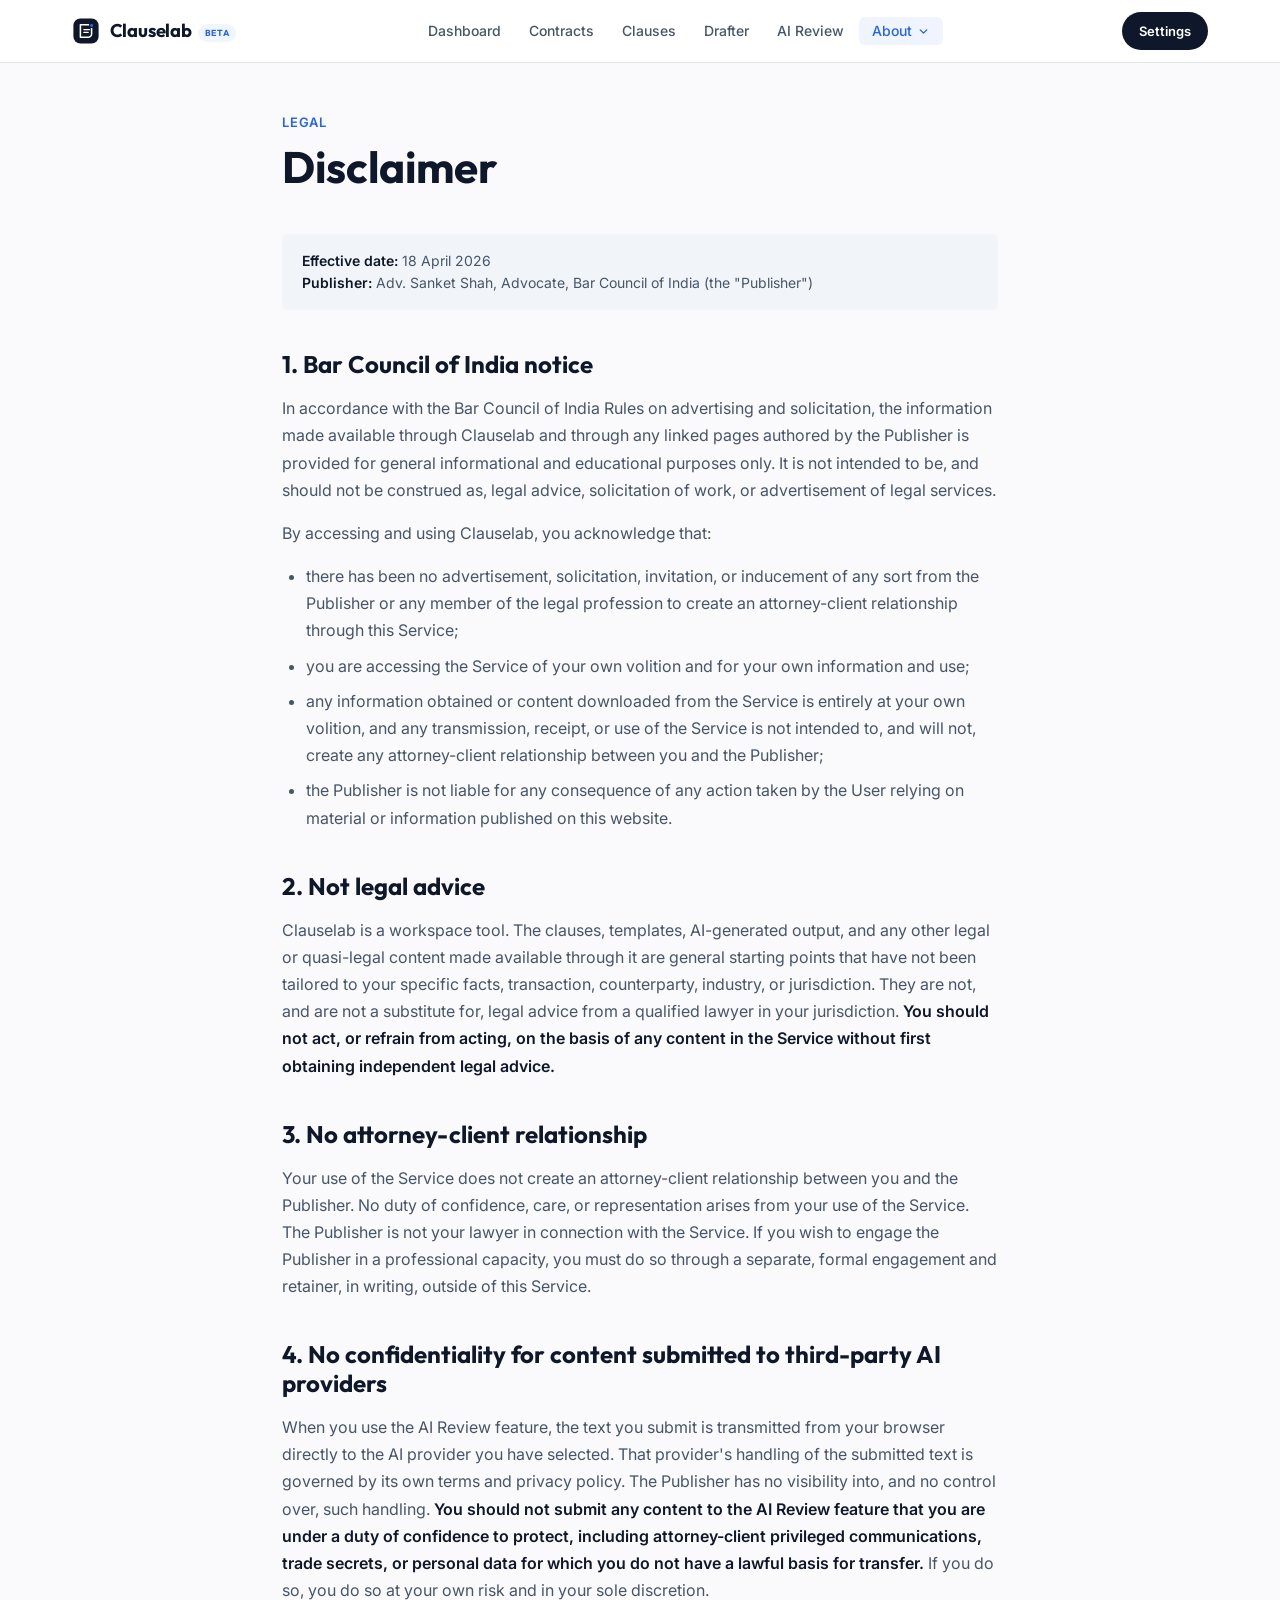
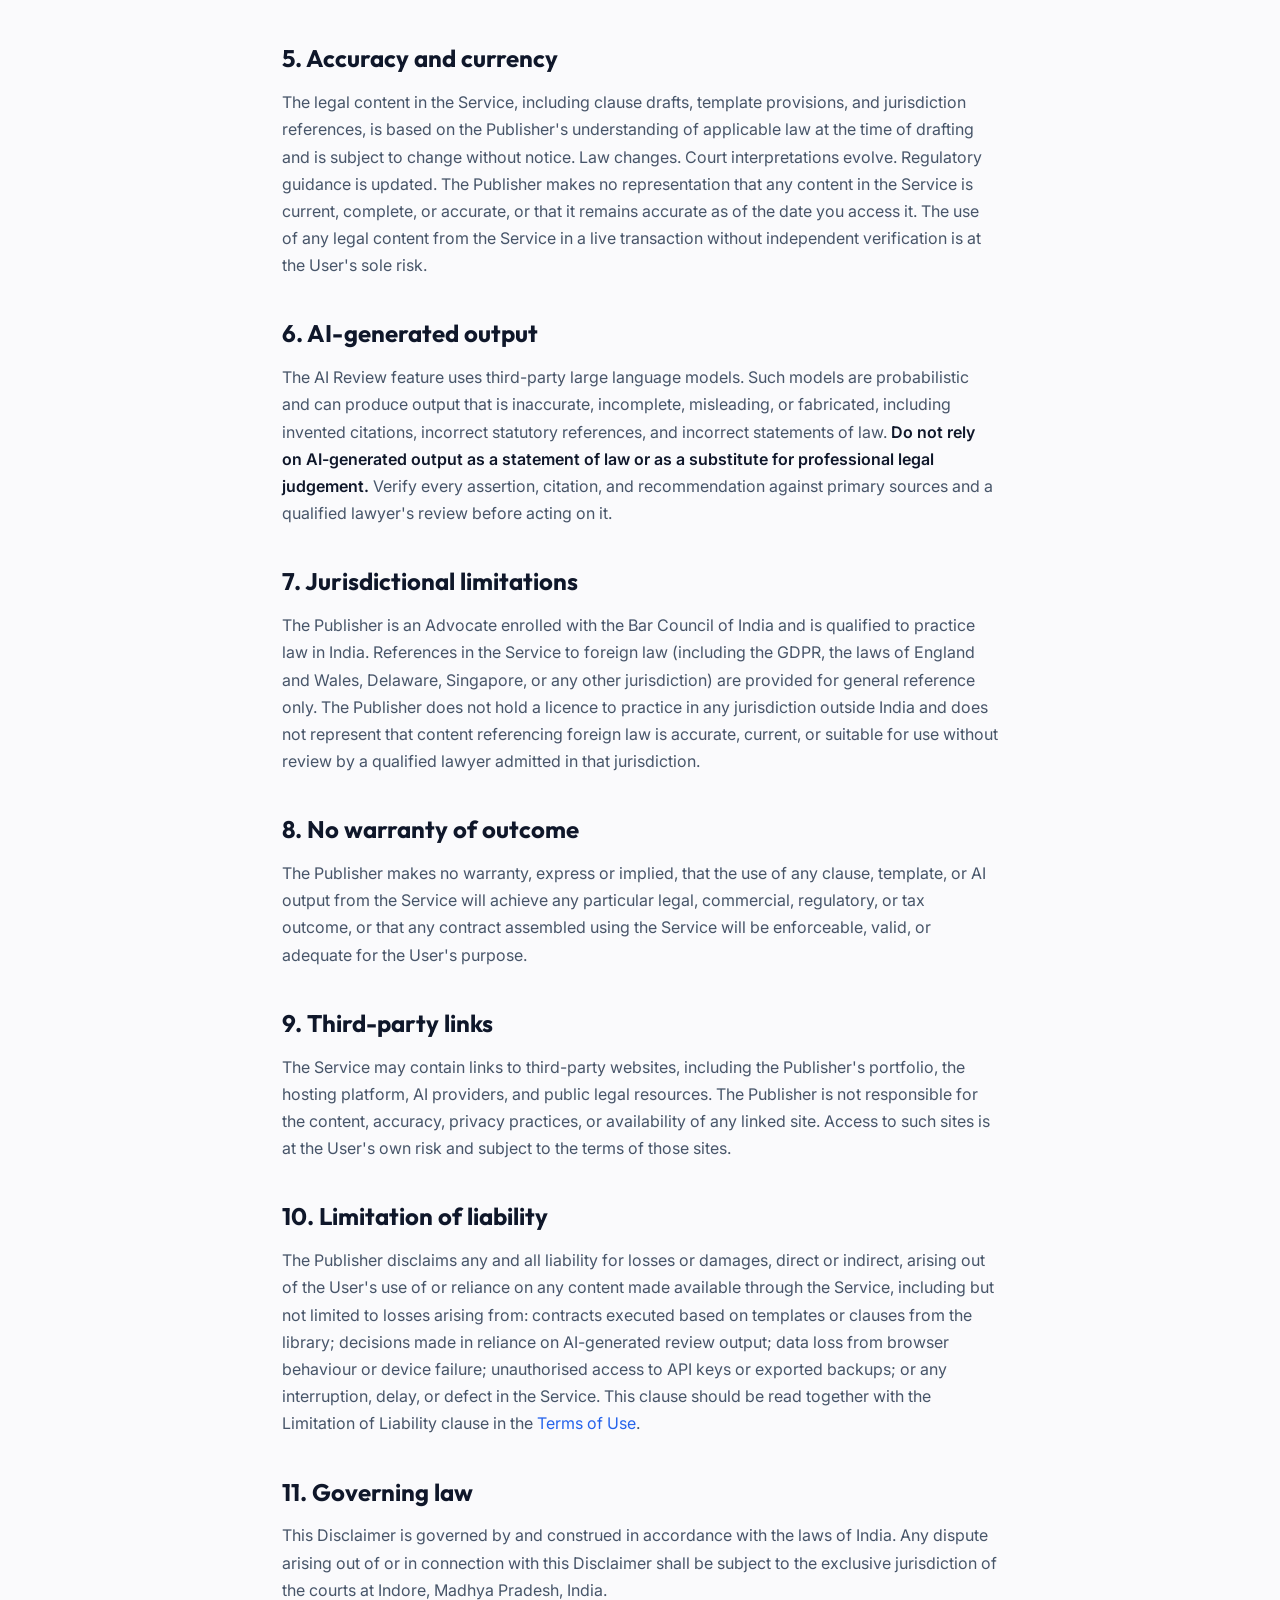
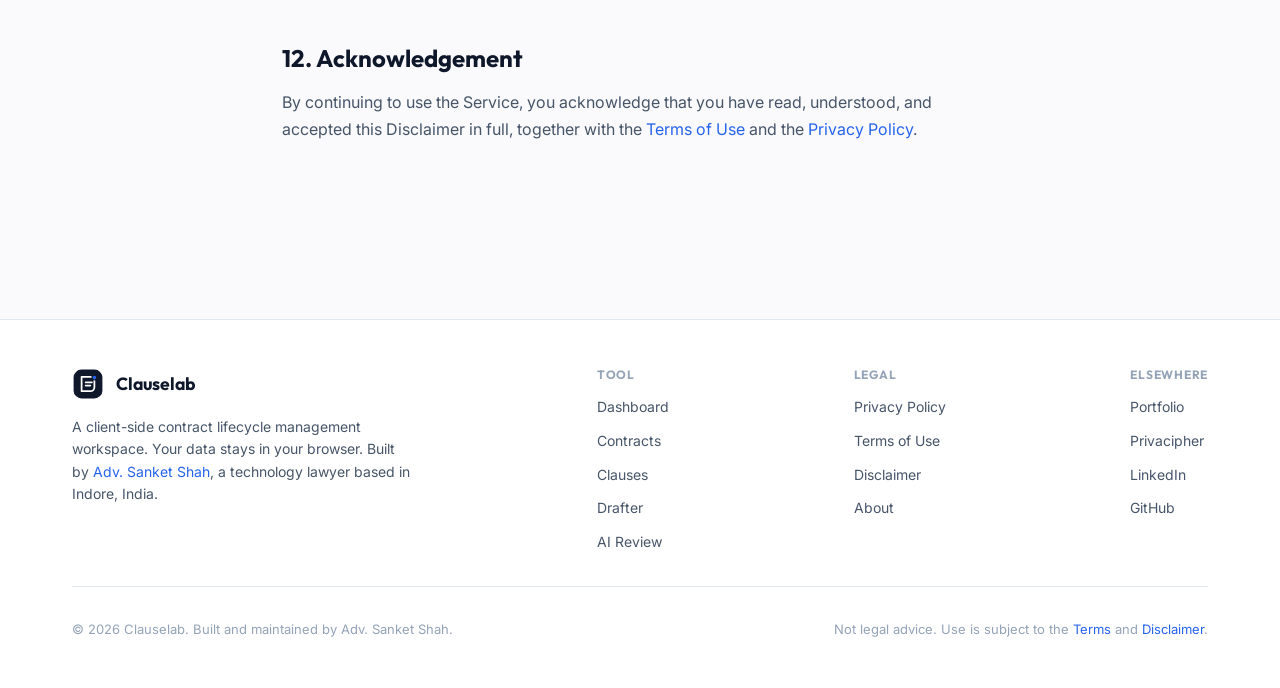
<file: disclaimer.html>
<!DOCTYPE html>
<html lang="en">
<head>
<meta charset="UTF-8">
<meta name="viewport" content="width=device-width, initial-scale=1.0">
<title>Disclaimer | Clauselab</title>
<meta name="description" content="Clauselab disclaimer. Not legal advice. No attorney-client relationship. Bar Council of India compliance.">
<link rel="icon" type="image/svg+xml" href="assets/favicon.svg">
<link rel="preconnect" href="https://fonts.googleapis.com">
<link rel="preconnect" href="https://fonts.gstatic.com" crossorigin>
<link rel="stylesheet" href="https://fonts.googleapis.com/css2?family=Inter:wght@400;500;600;700&family=Outfit:wght@400;500;600;700&display=swap">
<link rel="stylesheet" href="css/app.css">
<link rel="stylesheet" href="css/nav.css">
</head>
<body>

<section class="page">
  <div class="container legal-body">
    <div class="page-header">
      <span class="page-eyebrow">Legal</span>
      <h1 class="page-title">Disclaimer</h1>
    </div>

    <div class="legal-meta">
      <strong>Effective date:</strong> 18 April 2026<br>
      <strong>Publisher:</strong> Adv. Sanket Shah, Advocate, Bar Council of India (the "Publisher")
    </div>

    <h2>1. Bar Council of India notice</h2>
    <p>In accordance with the Bar Council of India Rules on advertising and solicitation, the information made available through Clauselab and through any linked pages authored by the Publisher is provided for general informational and educational purposes only. It is not intended to be, and should not be construed as, legal advice, solicitation of work, or advertisement of legal services.</p>
    <p>By accessing and using Clauselab, you acknowledge that:</p>
    <ul>
      <li>there has been no advertisement, solicitation, invitation, or inducement of any sort from the Publisher or any member of the legal profession to create an attorney-client relationship through this Service;</li>
      <li>you are accessing the Service of your own volition and for your own information and use;</li>
      <li>any information obtained or content downloaded from the Service is entirely at your own volition, and any transmission, receipt, or use of the Service is not intended to, and will not, create any attorney-client relationship between you and the Publisher;</li>
      <li>the Publisher is not liable for any consequence of any action taken by the User relying on material or information published on this website.</li>
    </ul>

    <h2>2. Not legal advice</h2>
    <p>Clauselab is a workspace tool. The clauses, templates, AI-generated output, and any other legal or quasi-legal content made available through it are general starting points that have not been tailored to your specific facts, transaction, counterparty, industry, or jurisdiction. They are not, and are not a substitute for, legal advice from a qualified lawyer in your jurisdiction. <strong>You should not act, or refrain from acting, on the basis of any content in the Service without first obtaining independent legal advice.</strong></p>

    <h2>3. No attorney-client relationship</h2>
    <p>Your use of the Service does not create an attorney-client relationship between you and the Publisher. No duty of confidence, care, or representation arises from your use of the Service. The Publisher is not your lawyer in connection with the Service. If you wish to engage the Publisher in a professional capacity, you must do so through a separate, formal engagement and retainer, in writing, outside of this Service.</p>

    <h2>4. No confidentiality for content submitted to third-party AI providers</h2>
    <p>When you use the AI Review feature, the text you submit is transmitted from your browser directly to the AI provider you have selected. That provider's handling of the submitted text is governed by its own terms and privacy policy. The Publisher has no visibility into, and no control over, such handling. <strong>You should not submit any content to the AI Review feature that you are under a duty of confidence to protect, including attorney-client privileged communications, trade secrets, or personal data for which you do not have a lawful basis for transfer.</strong> If you do so, you do so at your own risk and in your sole discretion.</p>

    <h2>5. Accuracy and currency</h2>
    <p>The legal content in the Service, including clause drafts, template provisions, and jurisdiction references, is based on the Publisher's understanding of applicable law at the time of drafting and is subject to change without notice. Law changes. Court interpretations evolve. Regulatory guidance is updated. The Publisher makes no representation that any content in the Service is current, complete, or accurate, or that it remains accurate as of the date you access it. The use of any legal content from the Service in a live transaction without independent verification is at the User's sole risk.</p>

    <h2>6. AI-generated output</h2>
    <p>The AI Review feature uses third-party large language models. Such models are probabilistic and can produce output that is inaccurate, incomplete, misleading, or fabricated, including invented citations, incorrect statutory references, and incorrect statements of law. <strong>Do not rely on AI-generated output as a statement of law or as a substitute for professional legal judgement.</strong> Verify every assertion, citation, and recommendation against primary sources and a qualified lawyer's review before acting on it.</p>

    <h2>7. Jurisdictional limitations</h2>
    <p>The Publisher is an Advocate enrolled with the Bar Council of India and is qualified to practice law in India. References in the Service to foreign law (including the GDPR, the laws of England and Wales, Delaware, Singapore, or any other jurisdiction) are provided for general reference only. The Publisher does not hold a licence to practice in any jurisdiction outside India and does not represent that content referencing foreign law is accurate, current, or suitable for use without review by a qualified lawyer admitted in that jurisdiction.</p>

    <h2>8. No warranty of outcome</h2>
    <p>The Publisher makes no warranty, express or implied, that the use of any clause, template, or AI output from the Service will achieve any particular legal, commercial, regulatory, or tax outcome, or that any contract assembled using the Service will be enforceable, valid, or adequate for the User's purpose.</p>

    <h2>9. Third-party links</h2>
    <p>The Service may contain links to third-party websites, including the Publisher's portfolio, the hosting platform, AI providers, and public legal resources. The Publisher is not responsible for the content, accuracy, privacy practices, or availability of any linked site. Access to such sites is at the User's own risk and subject to the terms of those sites.</p>

    <h2>10. Limitation of liability</h2>
    <p>The Publisher disclaims any and all liability for losses or damages, direct or indirect, arising out of the User's use of or reliance on any content made available through the Service, including but not limited to losses arising from: contracts executed based on templates or clauses from the library; decisions made in reliance on AI-generated review output; data loss from browser behaviour or device failure; unauthorised access to API keys or exported backups; or any interruption, delay, or defect in the Service. This clause should be read together with the Limitation of Liability clause in the <a href="terms.html">Terms of Use</a>.</p>

    <h2>11. Governing law</h2>
    <p>This Disclaimer is governed by and construed in accordance with the laws of India. Any dispute arising out of or in connection with this Disclaimer shall be subject to the exclusive jurisdiction of the courts at Indore, Madhya Pradesh, India.</p>

    <h2>12. Acknowledgement</h2>
    <p>By continuing to use the Service, you acknowledge that you have read, understood, and accepted this Disclaimer in full, together with the <a href="terms.html">Terms of Use</a> and the <a href="privacy.html">Privacy Policy</a>.</p>
  </div>
</section>

<script src="js/app.js"></script>
</body>
</html>
</file>
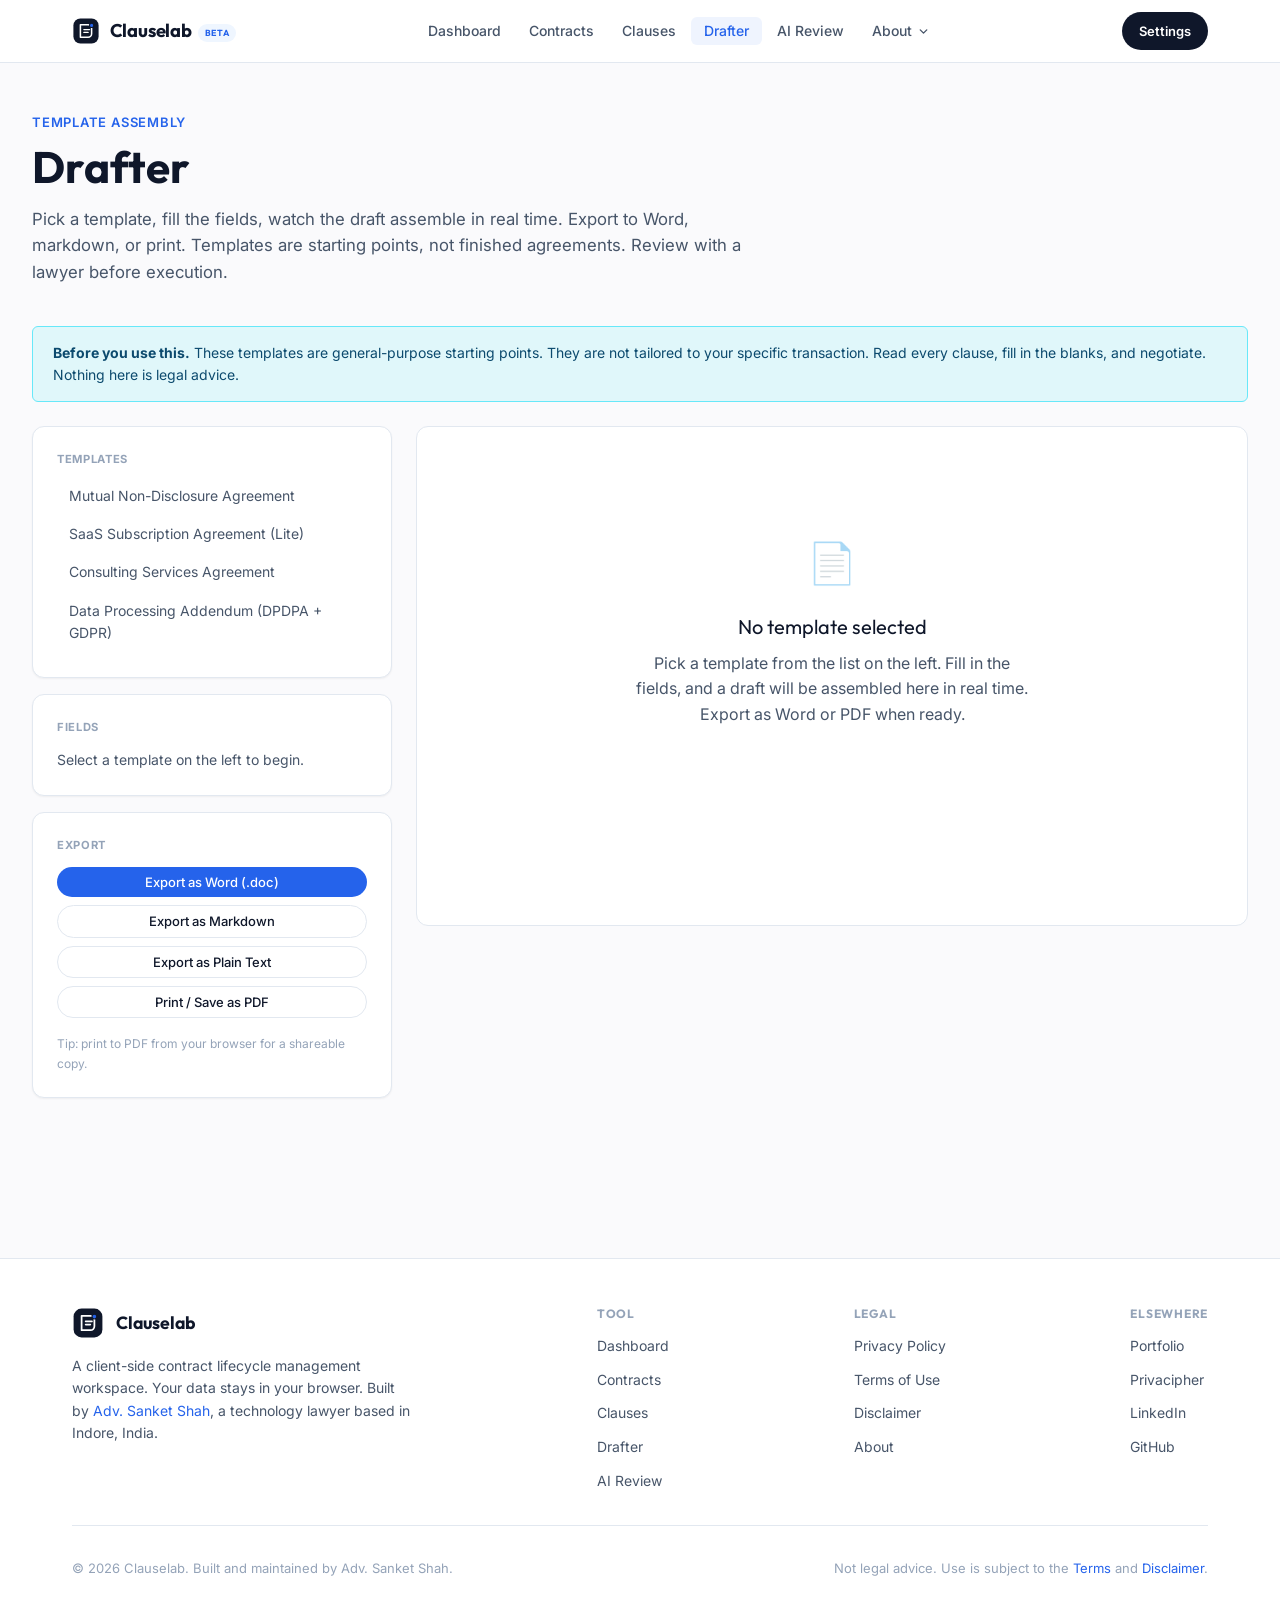
<file: drafter.html>
<!DOCTYPE html>
<html lang="en">
<head>
<meta charset="UTF-8">
<meta name="viewport" content="width=device-width, initial-scale=1.0">
<title>Drafter | Clauselab</title>
<meta name="description" content="Template-based contract drafter. NDA, SaaS, DPA, and consulting templates. Fill a form, preview in real time, export to Word.">
<link rel="icon" type="image/svg+xml" href="assets/favicon.svg">
<link rel="preconnect" href="https://fonts.googleapis.com">
<link rel="preconnect" href="https://fonts.gstatic.com" crossorigin>
<link rel="stylesheet" href="https://fonts.googleapis.com/css2?family=Inter:wght@400;500;600;700&family=Outfit:wght@400;500;600;700&display=swap">
<link rel="stylesheet" href="css/app.css">
<link rel="stylesheet" href="css/nav.css">
</head>
<body>

<section class="page">
  <div class="container-wide">
    <div class="page-header">
      <span class="page-eyebrow">Template assembly</span>
      <h1 class="page-title">Drafter</h1>
      <p class="page-lead">Pick a template, fill the fields, watch the draft assemble in real time. Export to Word, markdown, or print. Templates are starting points, not finished agreements. Review with a lawyer before execution.</p>
    </div>

    <div class="notice notice-info">
      <strong>Before you use this.</strong> These templates are general-purpose starting points. They are not tailored to your specific transaction. Read every clause, fill in the blanks, and negotiate. Nothing here is legal advice.
    </div>

    <div class="drafter-grid">
      <div>
        <div class="card">
          <div class="tool-sidebar-title" style="padding: 0;">Templates</div>
          <div id="template-list" style="margin-top: 0.5rem;"></div>
        </div>
        <div class="card" style="margin-top: 1rem;">
          <div class="tool-sidebar-title" style="padding: 0; margin-bottom: 0.75rem;">Fields</div>
          <div id="field-form"></div>
        </div>
        <div class="card no-print" style="margin-top: 1rem;">
          <div class="tool-sidebar-title" style="padding: 0; margin-bottom: 0.75rem;">Export</div>
          <div style="display: flex; flex-direction: column; gap: 0.5rem;">
            <button id="btn-export-docx" class="btn btn-accent btn-sm">Export as Word (.doc)</button>
            <button id="btn-export-md" class="btn btn-secondary btn-sm">Export as Markdown</button>
            <button id="btn-export-txt" class="btn btn-secondary btn-sm">Export as Plain Text</button>
            <button id="btn-print" class="btn btn-secondary btn-sm">Print / Save as PDF</button>
          </div>
          <div class="text-xs text-tertiary mt-2">Tip: print to PDF from your browser for a shareable copy.</div>
        </div>
      </div>

      <div id="drafter-preview" class="drafter-preview">
        <div class="empty">
          <div class="empty-title">No template selected</div>
          <div class="empty-desc">Pick a template on the left to begin.</div>
        </div>
      </div>
    </div>
  </div>
</section>

<script src="js/app.js"></script>
<script src="js/drafter.js"></script>
</body>
</html>
</file>
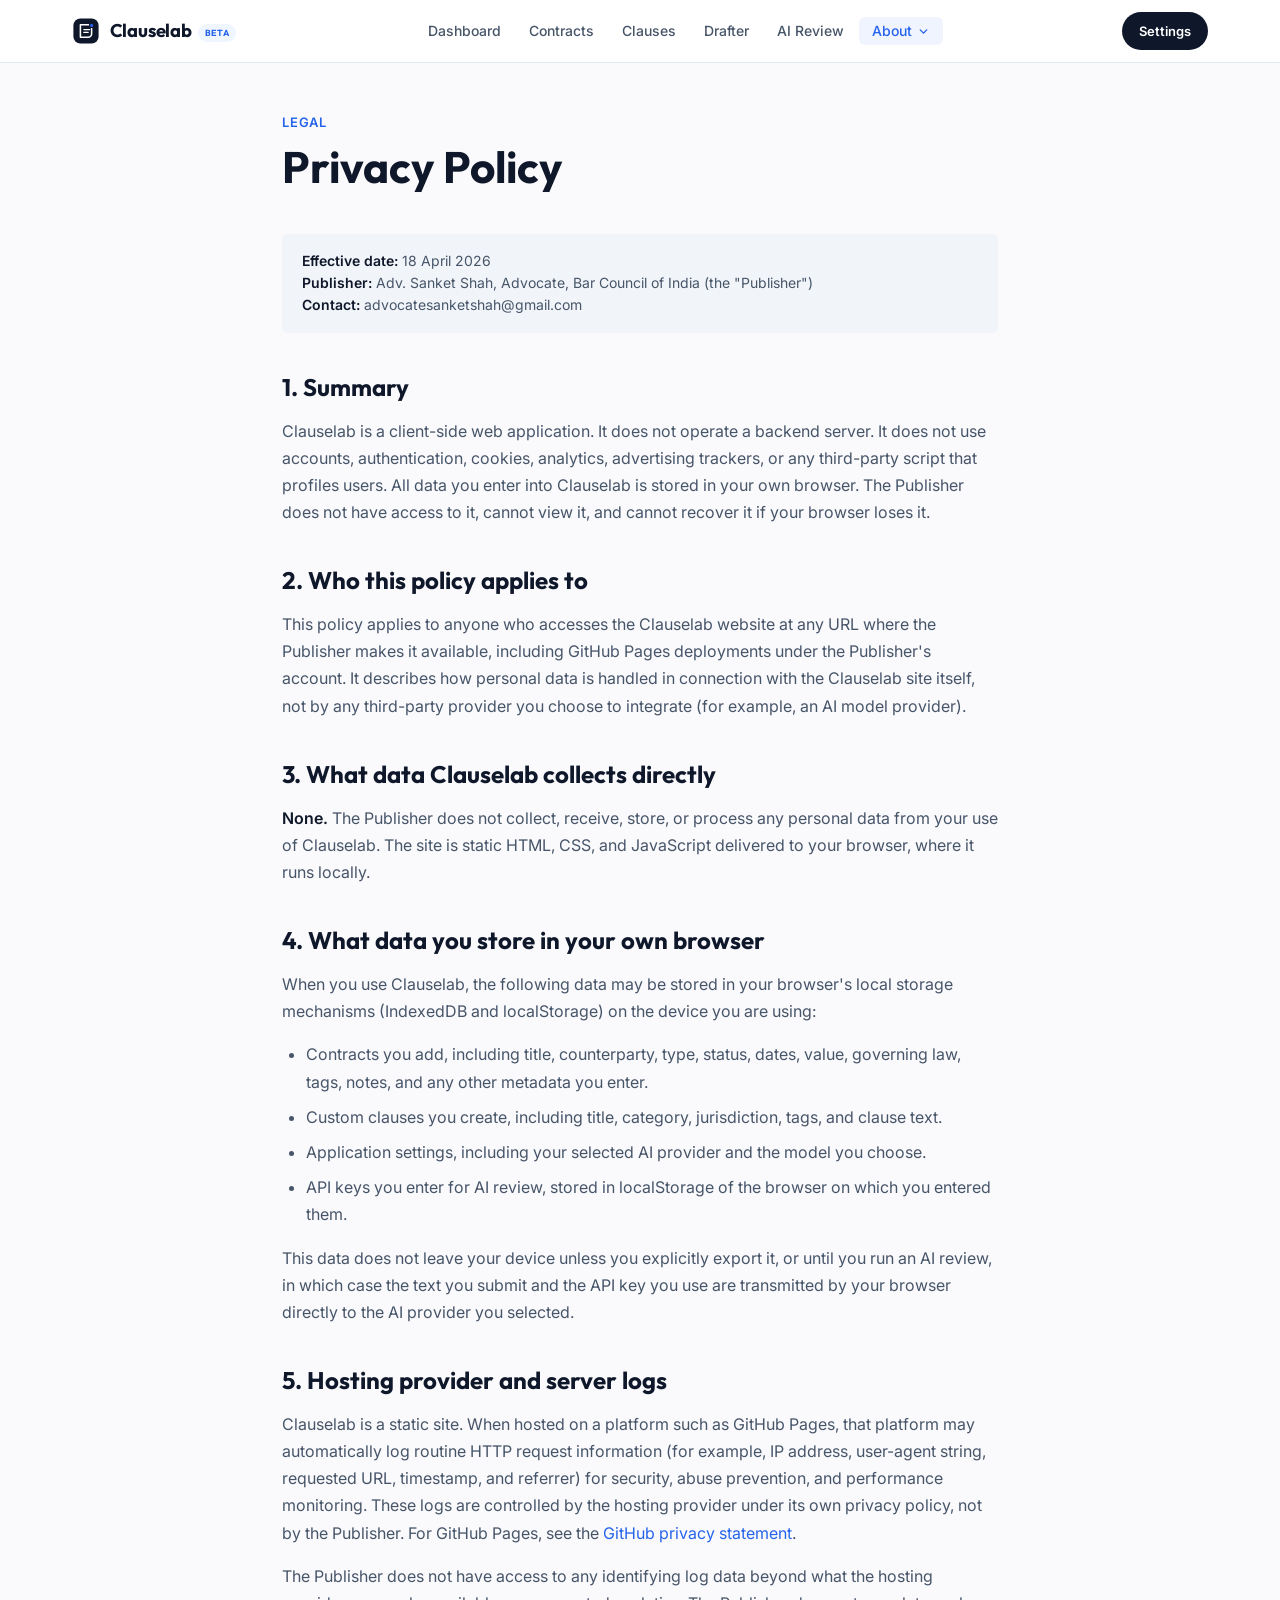
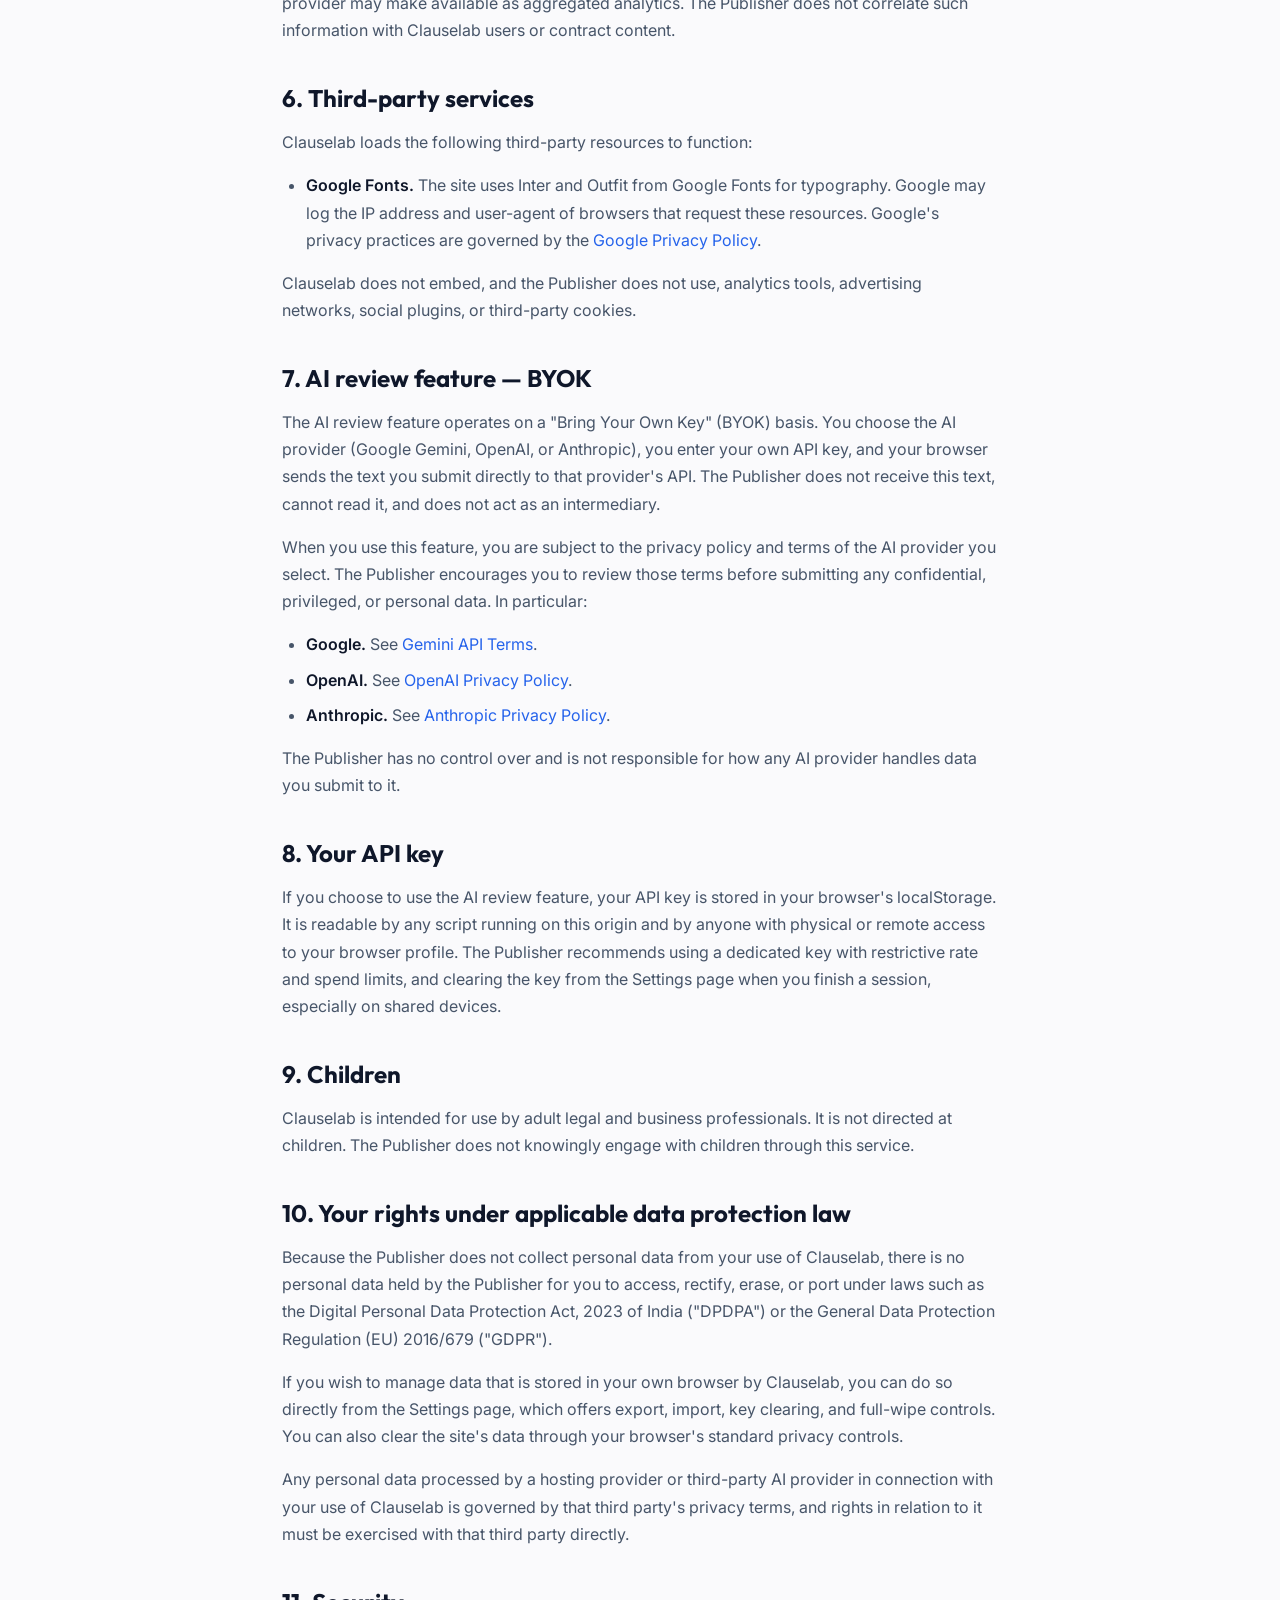
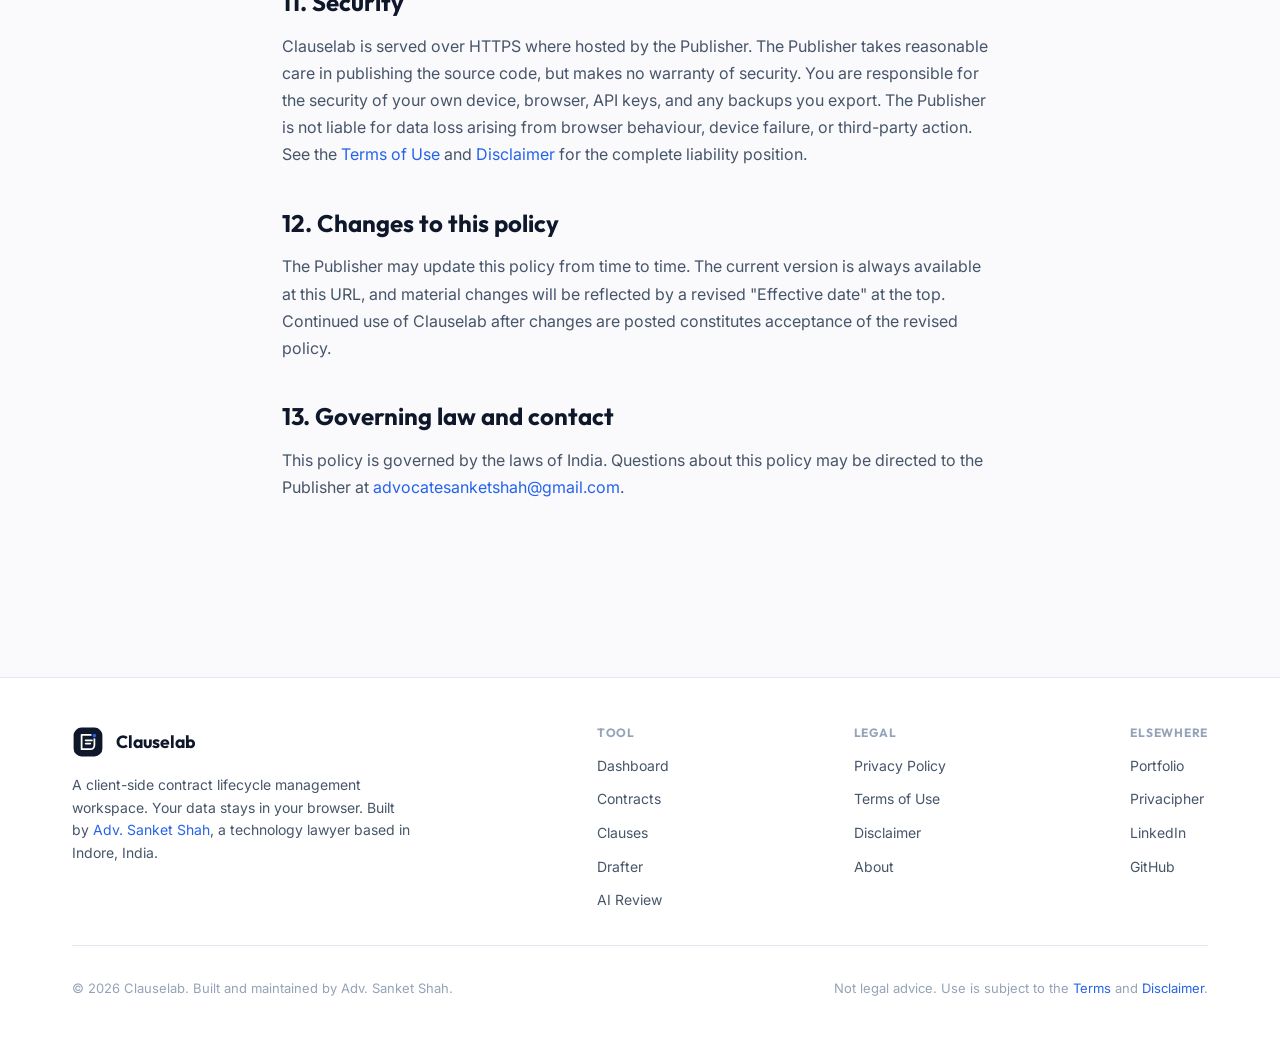
<file: privacy.html>
<!DOCTYPE html>
<html lang="en">
<head>
<meta charset="UTF-8">
<meta name="viewport" content="width=device-width, initial-scale=1.0">
<title>Privacy Policy | Clauselab</title>
<meta name="description" content="Clauselab privacy policy. Client-side tool with no backend, no accounts, no analytics.">
<link rel="icon" type="image/svg+xml" href="assets/favicon.svg">
<link rel="preconnect" href="https://fonts.googleapis.com">
<link rel="preconnect" href="https://fonts.gstatic.com" crossorigin>
<link rel="stylesheet" href="https://fonts.googleapis.com/css2?family=Inter:wght@400;500;600;700&family=Outfit:wght@400;500;600;700&display=swap">
<link rel="stylesheet" href="css/app.css">
<link rel="stylesheet" href="css/nav.css">
</head>
<body>

<section class="page">
  <div class="container legal-body">
    <div class="page-header">
      <span class="page-eyebrow">Legal</span>
      <h1 class="page-title">Privacy Policy</h1>
    </div>

    <div class="legal-meta">
      <strong>Effective date:</strong> 18 April 2026<br>
      <strong>Publisher:</strong> Adv. Sanket Shah, Advocate, Bar Council of India (the "Publisher")<br>
      <strong>Contact:</strong> advocatesanketshah@gmail.com
    </div>

    <h2>1. Summary</h2>
    <p>Clauselab is a client-side web application. It does not operate a backend server. It does not use accounts, authentication, cookies, analytics, advertising trackers, or any third-party script that profiles users. All data you enter into Clauselab is stored in your own browser. The Publisher does not have access to it, cannot view it, and cannot recover it if your browser loses it.</p>

    <h2>2. Who this policy applies to</h2>
    <p>This policy applies to anyone who accesses the Clauselab website at any URL where the Publisher makes it available, including GitHub Pages deployments under the Publisher's account. It describes how personal data is handled in connection with the Clauselab site itself, not by any third-party provider you choose to integrate (for example, an AI model provider).</p>

    <h2>3. What data Clauselab collects directly</h2>
    <p><strong>None.</strong> The Publisher does not collect, receive, store, or process any personal data from your use of Clauselab. The site is static HTML, CSS, and JavaScript delivered to your browser, where it runs locally.</p>

    <h2>4. What data you store in your own browser</h2>
    <p>When you use Clauselab, the following data may be stored in your browser's local storage mechanisms (IndexedDB and localStorage) on the device you are using:</p>
    <ul>
      <li>Contracts you add, including title, counterparty, type, status, dates, value, governing law, tags, notes, and any other metadata you enter.</li>
      <li>Custom clauses you create, including title, category, jurisdiction, tags, and clause text.</li>
      <li>Application settings, including your selected AI provider and the model you choose.</li>
      <li>API keys you enter for AI review, stored in localStorage of the browser on which you entered them.</li>
    </ul>
    <p>This data does not leave your device unless you explicitly export it, or until you run an AI review, in which case the text you submit and the API key you use are transmitted by your browser directly to the AI provider you selected.</p>

    <h2>5. Hosting provider and server logs</h2>
    <p>Clauselab is a static site. When hosted on a platform such as GitHub Pages, that platform may automatically log routine HTTP request information (for example, IP address, user-agent string, requested URL, timestamp, and referrer) for security, abuse prevention, and performance monitoring. These logs are controlled by the hosting provider under its own privacy policy, not by the Publisher. For GitHub Pages, see the <a href="https://docs.github.com/en/site-policy/privacy-policies/github-general-privacy-statement" target="_blank" rel="noopener">GitHub privacy statement</a>.</p>
    <p>The Publisher does not have access to any identifying log data beyond what the hosting provider may make available as aggregated analytics. The Publisher does not correlate such information with Clauselab users or contract content.</p>

    <h2>6. Third-party services</h2>
    <p>Clauselab loads the following third-party resources to function:</p>
    <ul>
      <li><strong>Google Fonts.</strong> The site uses Inter and Outfit from Google Fonts for typography. Google may log the IP address and user-agent of browsers that request these resources. Google's privacy practices are governed by the <a href="https://policies.google.com/privacy" target="_blank" rel="noopener">Google Privacy Policy</a>.</li>
    </ul>
    <p>Clauselab does not embed, and the Publisher does not use, analytics tools, advertising networks, social plugins, or third-party cookies.</p>

    <h2>7. AI review feature &mdash; BYOK</h2>
    <p>The AI review feature operates on a "Bring Your Own Key" (BYOK) basis. You choose the AI provider (Google Gemini, OpenAI, or Anthropic), you enter your own API key, and your browser sends the text you submit directly to that provider's API. The Publisher does not receive this text, cannot read it, and does not act as an intermediary.</p>
    <p>When you use this feature, you are subject to the privacy policy and terms of the AI provider you select. The Publisher encourages you to review those terms before submitting any confidential, privileged, or personal data. In particular:</p>
    <ul>
      <li><strong>Google.</strong> See <a href="https://ai.google.dev/gemini-api/terms" target="_blank" rel="noopener">Gemini API Terms</a>.</li>
      <li><strong>OpenAI.</strong> See <a href="https://openai.com/policies/privacy-policy" target="_blank" rel="noopener">OpenAI Privacy Policy</a>.</li>
      <li><strong>Anthropic.</strong> See <a href="https://www.anthropic.com/legal/privacy" target="_blank" rel="noopener">Anthropic Privacy Policy</a>.</li>
    </ul>
    <p>The Publisher has no control over and is not responsible for how any AI provider handles data you submit to it.</p>

    <h2>8. Your API key</h2>
    <p>If you choose to use the AI review feature, your API key is stored in your browser's localStorage. It is readable by any script running on this origin and by anyone with physical or remote access to your browser profile. The Publisher recommends using a dedicated key with restrictive rate and spend limits, and clearing the key from the Settings page when you finish a session, especially on shared devices.</p>

    <h2>9. Children</h2>
    <p>Clauselab is intended for use by adult legal and business professionals. It is not directed at children. The Publisher does not knowingly engage with children through this service.</p>

    <h2>10. Your rights under applicable data protection law</h2>
    <p>Because the Publisher does not collect personal data from your use of Clauselab, there is no personal data held by the Publisher for you to access, rectify, erase, or port under laws such as the Digital Personal Data Protection Act, 2023 of India ("DPDPA") or the General Data Protection Regulation (EU) 2016/679 ("GDPR").</p>
    <p>If you wish to manage data that is stored in your own browser by Clauselab, you can do so directly from the Settings page, which offers export, import, key clearing, and full-wipe controls. You can also clear the site's data through your browser's standard privacy controls.</p>
    <p>Any personal data processed by a hosting provider or third-party AI provider in connection with your use of Clauselab is governed by that third party's privacy terms, and rights in relation to it must be exercised with that third party directly.</p>

    <h2>11. Security</h2>
    <p>Clauselab is served over HTTPS where hosted by the Publisher. The Publisher takes reasonable care in publishing the source code, but makes no warranty of security. You are responsible for the security of your own device, browser, API keys, and any backups you export. The Publisher is not liable for data loss arising from browser behaviour, device failure, or third-party action. See the <a href="terms.html">Terms of Use</a> and <a href="disclaimer.html">Disclaimer</a> for the complete liability position.</p>

    <h2>12. Changes to this policy</h2>
    <p>The Publisher may update this policy from time to time. The current version is always available at this URL, and material changes will be reflected by a revised "Effective date" at the top. Continued use of Clauselab after changes are posted constitutes acceptance of the revised policy.</p>

    <h2>13. Governing law and contact</h2>
    <p>This policy is governed by the laws of India. Questions about this policy may be directed to the Publisher at <a href="mailto:advocatesanketshah@gmail.com">advocatesanketshah@gmail.com</a>.</p>
  </div>
</section>

<script src="js/app.js"></script>
</body>
</html>
</file>
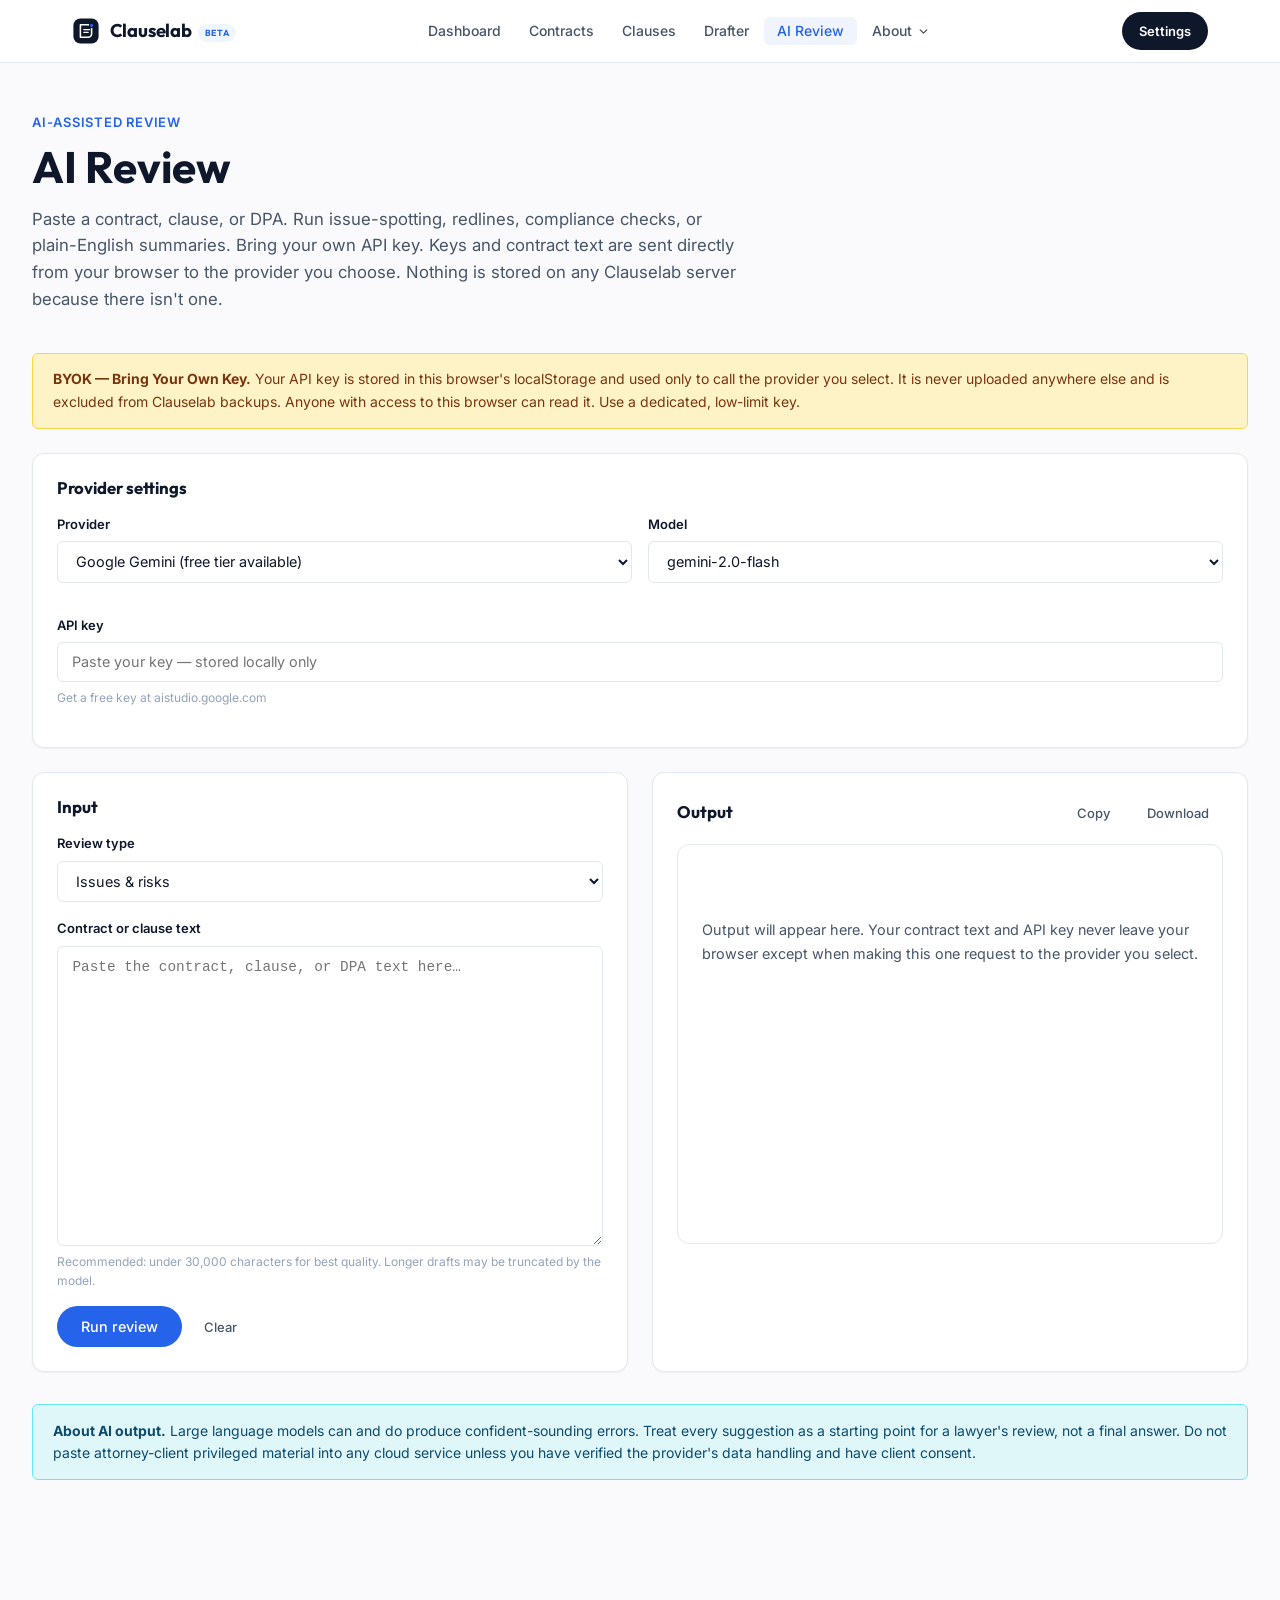
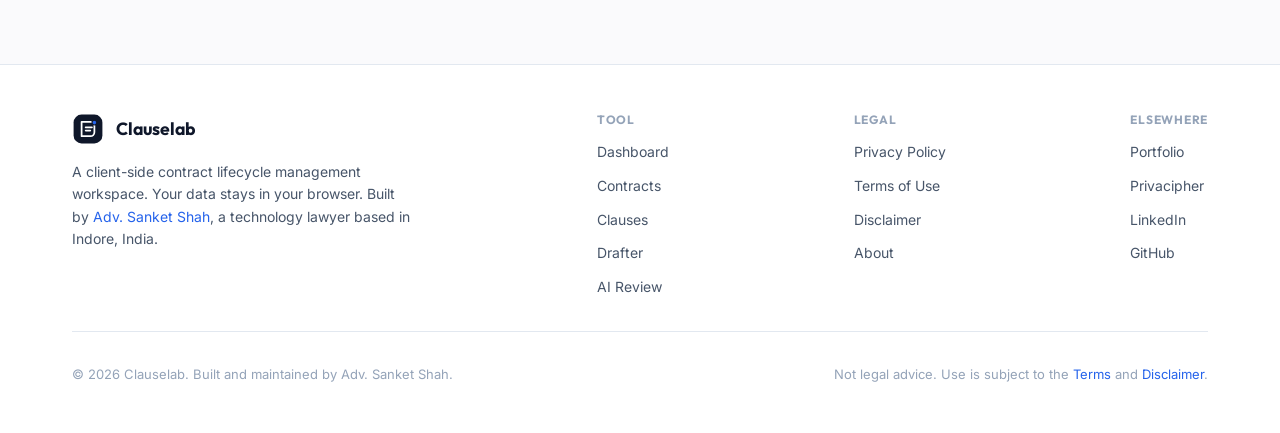
<file: review.html>
<!DOCTYPE html>
<html lang="en">
<head>
<meta charset="UTF-8">
<meta name="viewport" content="width=device-width, initial-scale=1.0">
<title>AI Review | Clauselab</title>
<meta name="description" content="Bring-your-own-key AI contract review. Issue spotting, redlines, DPDPA and GDPR compliance checks, plain-English summaries.">
<link rel="icon" type="image/svg+xml" href="assets/favicon.svg">
<link rel="preconnect" href="https://fonts.googleapis.com">
<link rel="preconnect" href="https://fonts.gstatic.com" crossorigin>
<link rel="stylesheet" href="https://fonts.googleapis.com/css2?family=Inter:wght@400;500;600;700&family=Outfit:wght@400;500;600;700&display=swap">
<link rel="stylesheet" href="css/app.css">
<link rel="stylesheet" href="css/nav.css">
</head>
<body>

<section class="page">
  <div class="container-wide">
    <div class="page-header">
      <span class="page-eyebrow">AI-assisted review</span>
      <h1 class="page-title">AI Review</h1>
      <p class="page-lead">Paste a contract, clause, or DPA. Run issue-spotting, redlines, compliance checks, or plain-English summaries. Bring your own API key. Keys and contract text are sent directly from your browser to the provider you choose. Nothing is stored on any Clauselab server because there isn't one.</p>
    </div>

    <div class="notice">
      <strong>BYOK &mdash; Bring Your Own Key.</strong> Your API key is stored in this browser's localStorage and used only to call the provider you select. It is never uploaded anywhere else and is excluded from Clauselab backups. Anyone with access to this browser can read it. Use a dedicated, low-limit key.
    </div>

    <div class="card mb-3">
      <h3 style="font-size: 1.05rem; margin-bottom: 1rem;">Provider settings</h3>
      <div class="form-grid">
        <div class="field">
          <label>Provider</label>
          <select id="ai-provider" class="select"></select>
        </div>
        <div class="field">
          <label>Model</label>
          <select id="ai-model" class="select"></select>
        </div>
        <div class="field" style="grid-column: 1 / -1;">
          <label>API key</label>
          <input id="ai-key" class="input" type="password" placeholder="Paste your key — stored locally only" autocomplete="off">
          <div class="hint" id="key-help"></div>
        </div>
      </div>
    </div>

    <div class="review-grid">
      <div class="card">
        <h3 style="font-size: 1.05rem; margin-bottom: 1rem;">Input</h3>
        <div class="field">
          <label>Review type</label>
          <select id="review-type" class="select"></select>
        </div>
        <div class="field">
          <label>Contract or clause text</label>
          <textarea id="review-text" class="textarea" style="min-height: 300px;" placeholder="Paste the contract, clause, or DPA text here…"></textarea>
          <div class="hint">Recommended: under 30,000 characters for best quality. Longer drafts may be truncated by the model.</div>
        </div>
        <div class="review-actions">
          <button id="btn-review" class="btn btn-accent">Run review</button>
          <button id="btn-clear" class="btn btn-ghost btn-sm">Clear</button>
        </div>
      </div>

      <div class="card">
        <div style="display: flex; justify-content: space-between; align-items: center; margin-bottom: 1rem;">
          <h3 style="font-size: 1.05rem; margin: 0;">Output</h3>
          <div style="display: flex; gap: 0.5rem;">
            <button id="btn-copy" class="btn btn-ghost btn-sm">Copy</button>
            <button id="btn-download-review" class="btn btn-ghost btn-sm">Download</button>
          </div>
        </div>
        <div id="review-output" class="review-output">
          <div class="text-muted">Output will appear here. Your contract text and API key never leave your browser except when making this one request to the provider you select.</div>
        </div>
      </div>
    </div>

    <div class="notice notice-info mt-4">
      <strong>About AI output.</strong> Large language models can and do produce confident-sounding errors. Treat every suggestion as a starting point for a lawyer's review, not a final answer. Do not paste attorney-client privileged material into any cloud service unless you have verified the provider's data handling and have client consent.
    </div>
  </div>
</section>

<script src="js/app.js"></script>
<script src="js/review.js"></script>
</body>
</html>
</file>
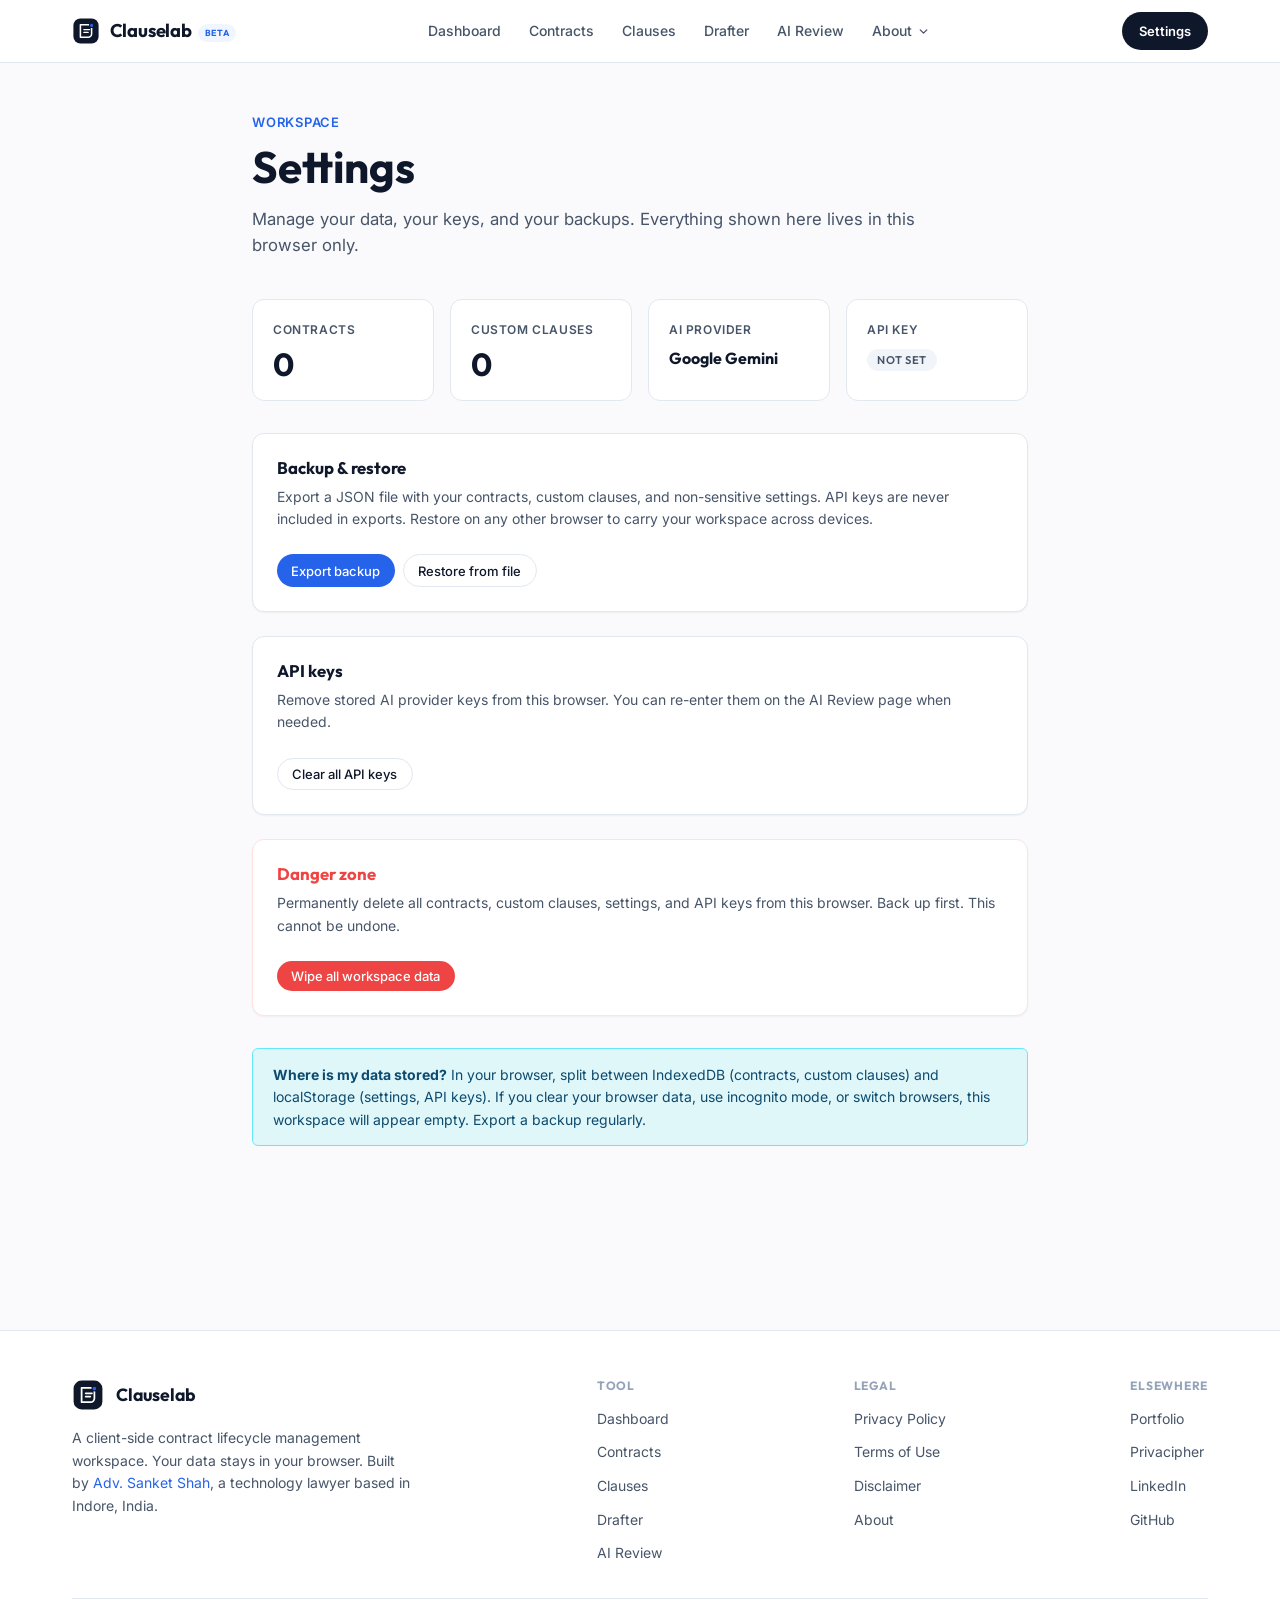
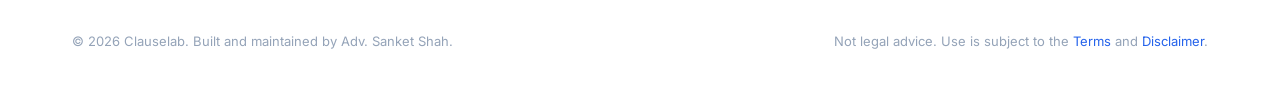
<file: settings.html>
<!DOCTYPE html>
<html lang="en">
<head>
<meta charset="UTF-8">
<meta name="viewport" content="width=device-width, initial-scale=1.0">
<title>Settings | Clauselab</title>
<meta name="description" content="Manage your Clauselab workspace: backup, restore, clear API keys, and wipe all data.">
<link rel="icon" type="image/svg+xml" href="assets/favicon.svg">
<link rel="preconnect" href="https://fonts.googleapis.com">
<link rel="preconnect" href="https://fonts.gstatic.com" crossorigin>
<link rel="stylesheet" href="https://fonts.googleapis.com/css2?family=Inter:wght@400;500;600;700&family=Outfit:wght@400;500;600;700&display=swap">
<link rel="stylesheet" href="css/app.css">
<link rel="stylesheet" href="css/nav.css">
</head>
<body>

<section class="page">
  <div class="container" style="max-width: 840px;">
    <div class="page-header">
      <span class="page-eyebrow">Workspace</span>
      <h1 class="page-title">Settings</h1>
      <p class="page-lead">Manage your data, your keys, and your backups. Everything shown here lives in this browser only.</p>
    </div>

    <div class="widget-grid" style="grid-template-columns: repeat(4, 1fr); margin-bottom: 2rem;">
      <div class="widget">
        <div class="widget-label">Contracts</div>
        <div class="widget-value" id="stat-contracts">0</div>
      </div>
      <div class="widget">
        <div class="widget-label">Custom clauses</div>
        <div class="widget-value" id="stat-clauses">0</div>
      </div>
      <div class="widget">
        <div class="widget-label">AI provider</div>
        <div class="widget-value" id="stat-provider" style="font-size: 1rem; line-height: 1.3; margin-top: 0.25rem;">Google Gemini</div>
      </div>
      <div class="widget">
        <div class="widget-label">API key</div>
        <div class="widget-value" id="stat-key" style="font-size: 1rem; line-height: 1.3; margin-top: 0.25rem;">—</div>
      </div>
    </div>

    <div class="card mb-3">
      <h3 style="font-size: 1.05rem; margin-bottom: 0.5rem;">Backup &amp; restore</h3>
      <p class="text-sm text-muted mb-3">Export a JSON file with your contracts, custom clauses, and non-sensitive settings. API keys are never included in exports. Restore on any other browser to carry your workspace across devices.</p>
      <div style="display: flex; gap: 0.5rem; flex-wrap: wrap;">
        <button id="btn-backup" class="btn btn-accent btn-sm">Export backup</button>
        <button id="btn-restore" class="btn btn-secondary btn-sm">Restore from file</button>
        <input type="file" id="restore-file" accept=".json" hidden>
      </div>
    </div>

    <div class="card mb-3">
      <h3 style="font-size: 1.05rem; margin-bottom: 0.5rem;">API keys</h3>
      <p class="text-sm text-muted mb-3">Remove stored AI provider keys from this browser. You can re-enter them on the AI Review page when needed.</p>
      <button id="btn-clear-keys" class="btn btn-secondary btn-sm">Clear all API keys</button>
    </div>

    <div class="card" style="border-color: var(--danger-light);">
      <h3 style="font-size: 1.05rem; margin-bottom: 0.5rem; color: var(--danger);">Danger zone</h3>
      <p class="text-sm text-muted mb-3">Permanently delete all contracts, custom clauses, settings, and API keys from this browser. Back up first. This cannot be undone.</p>
      <button id="btn-wipe" class="btn btn-danger btn-sm">Wipe all workspace data</button>
    </div>

    <div class="notice notice-info mt-4">
      <strong>Where is my data stored?</strong> In your browser, split between IndexedDB (contracts, custom clauses) and localStorage (settings, API keys). If you clear your browser data, use incognito mode, or switch browsers, this workspace will appear empty. Export a backup regularly.
    </div>
  </div>
</section>

<script src="js/app.js"></script>
<script src="js/settings.js"></script>
</body>
</html>
</file>
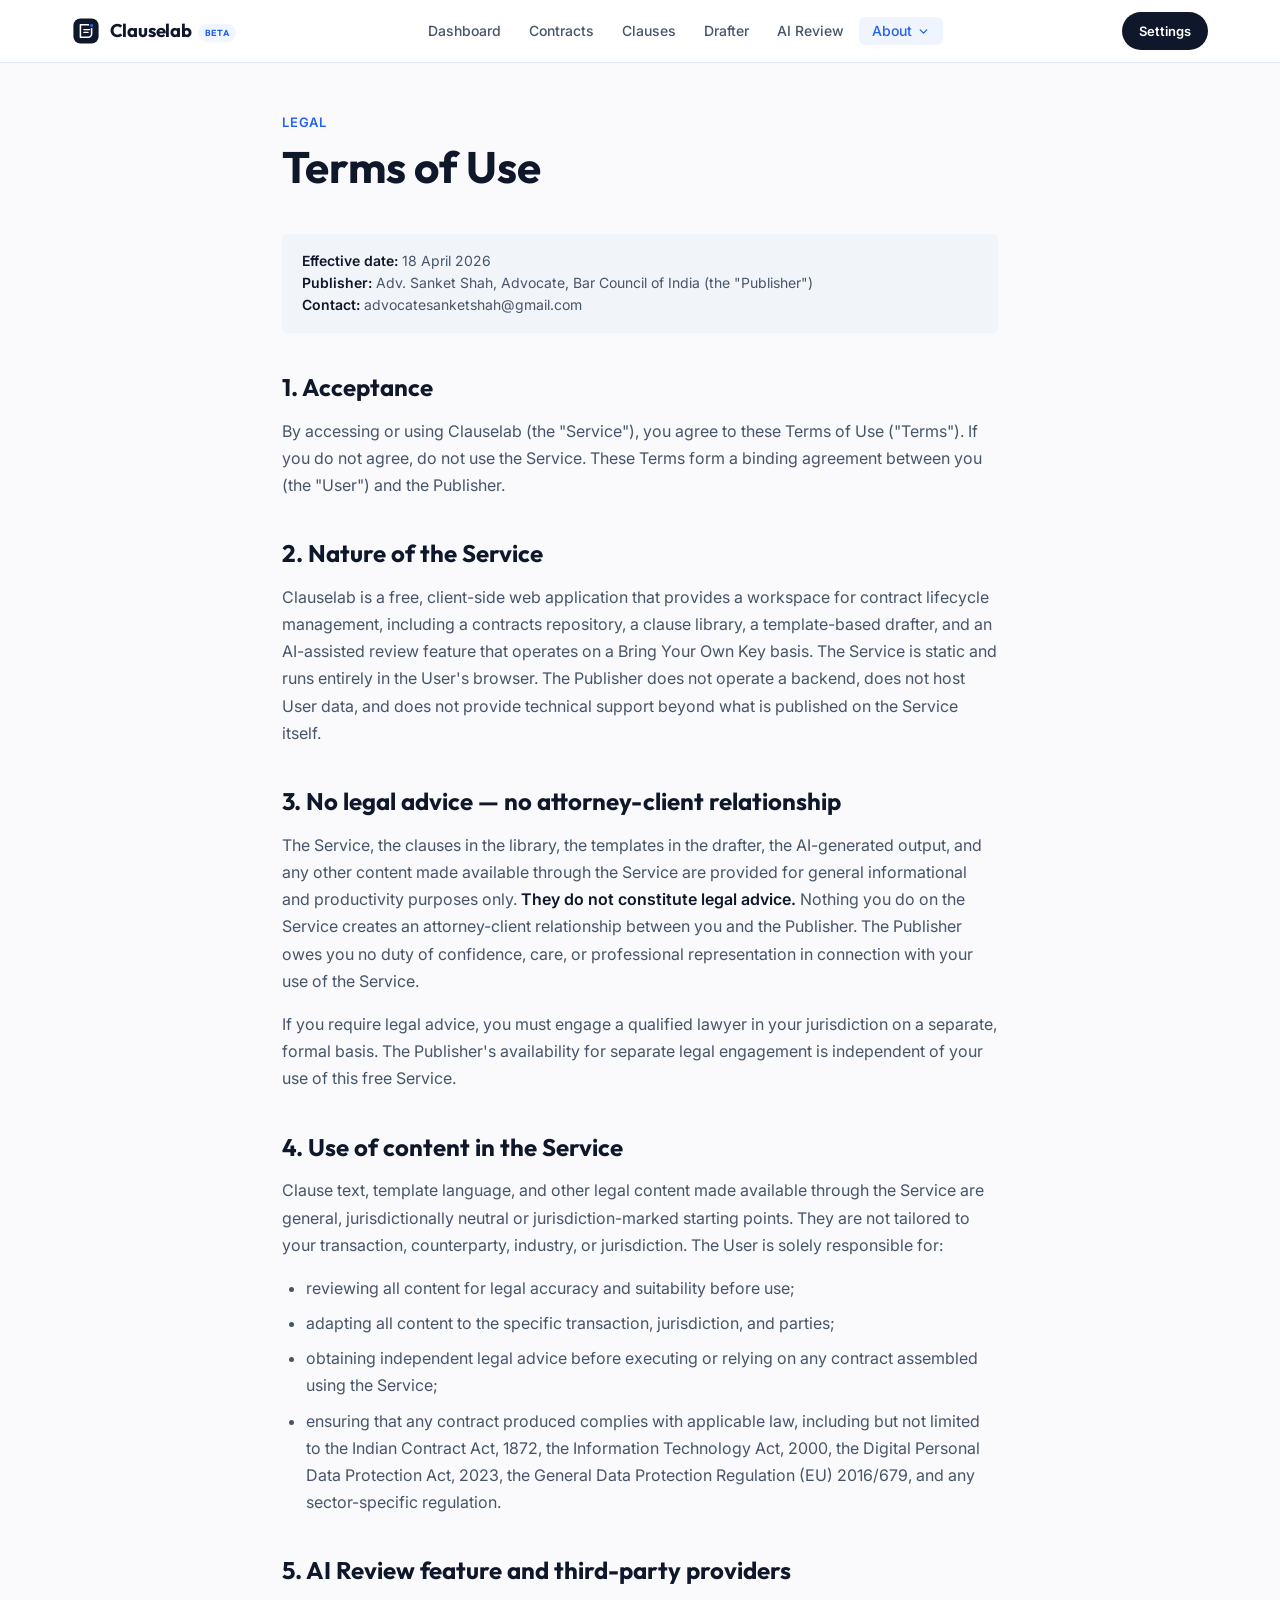
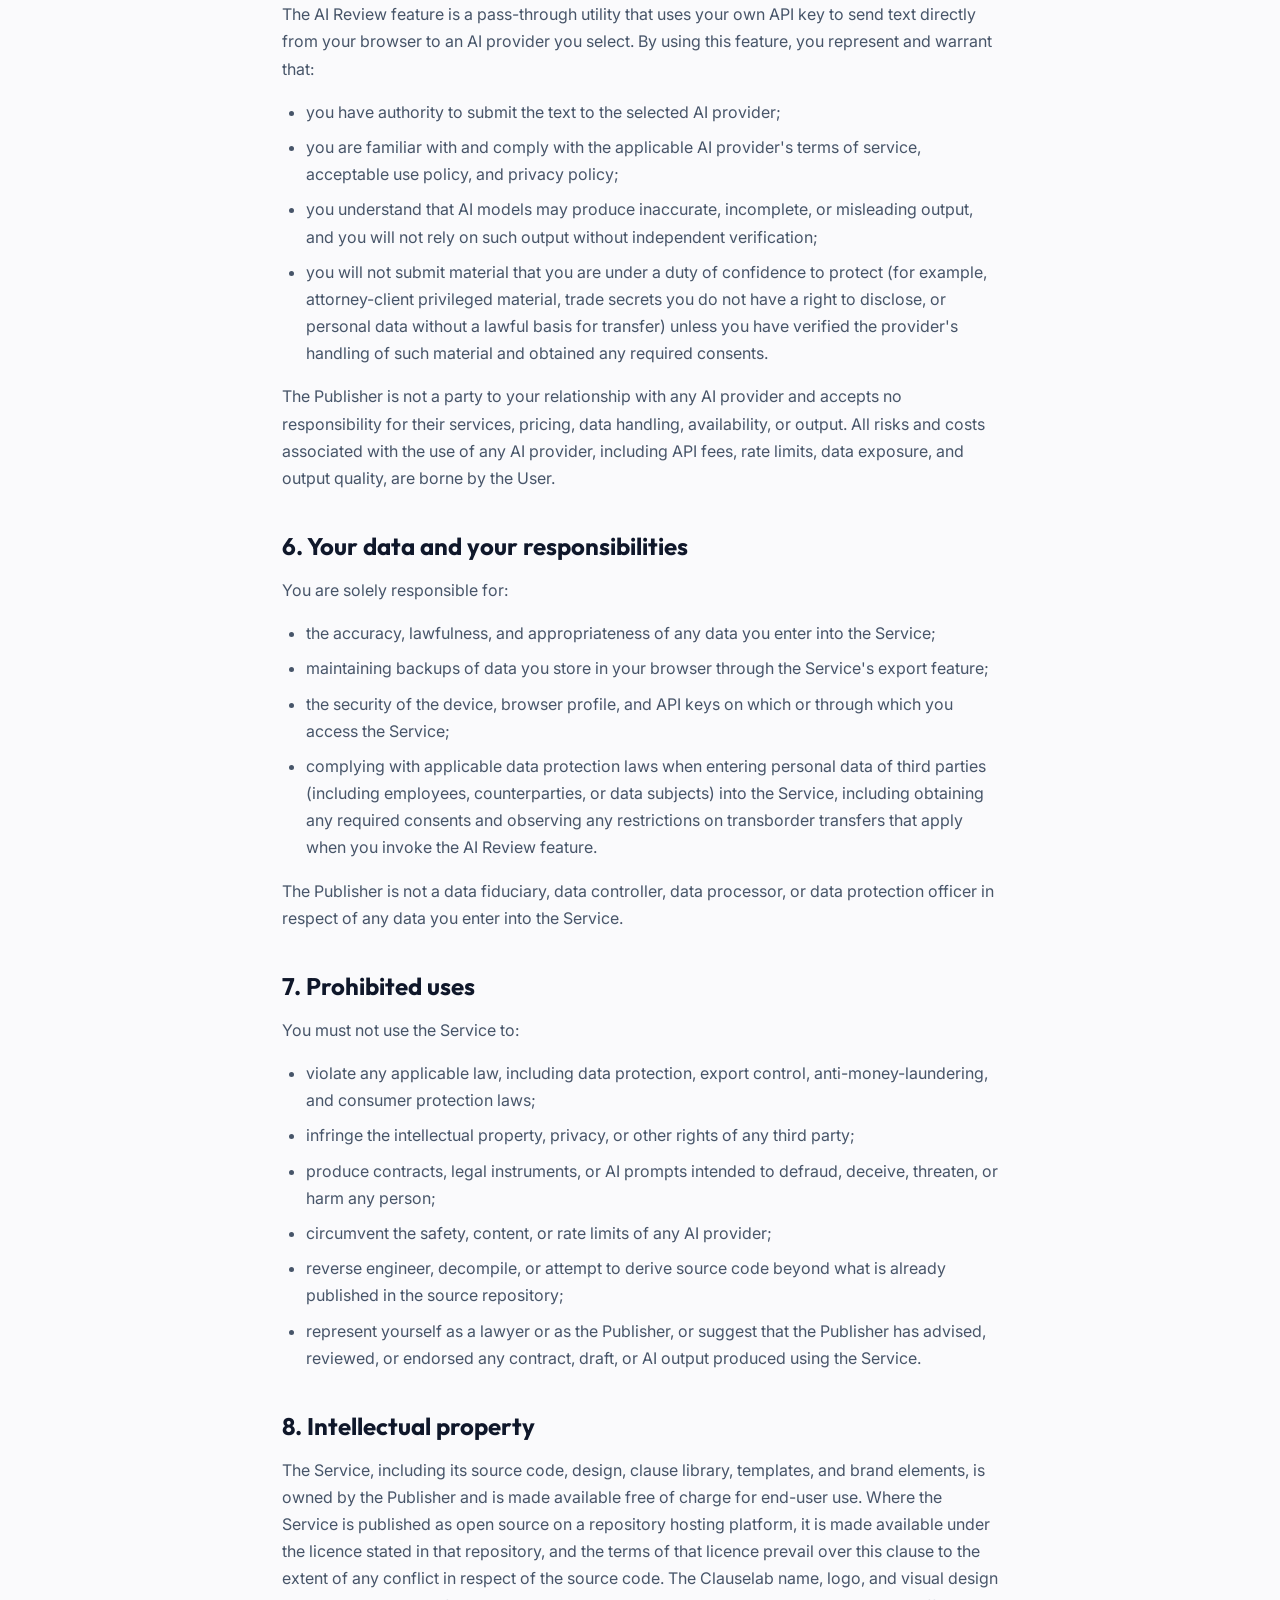
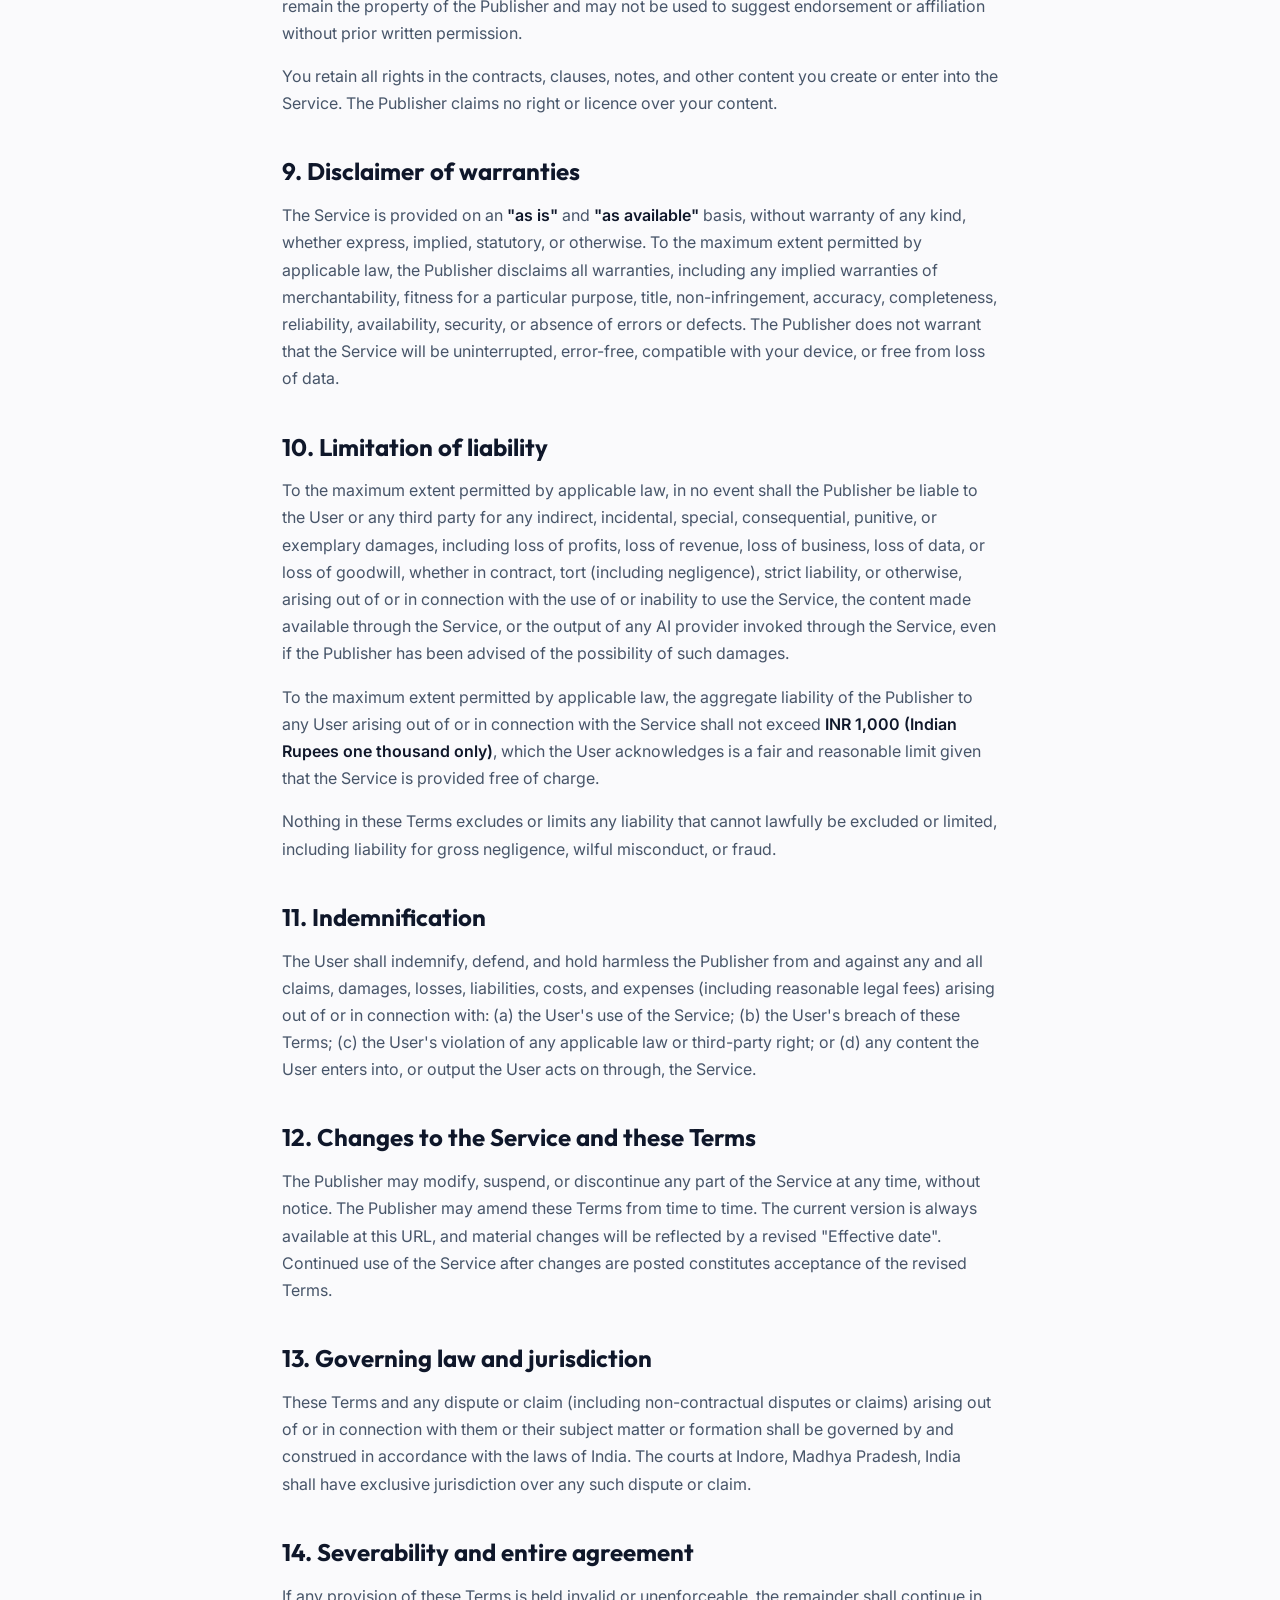
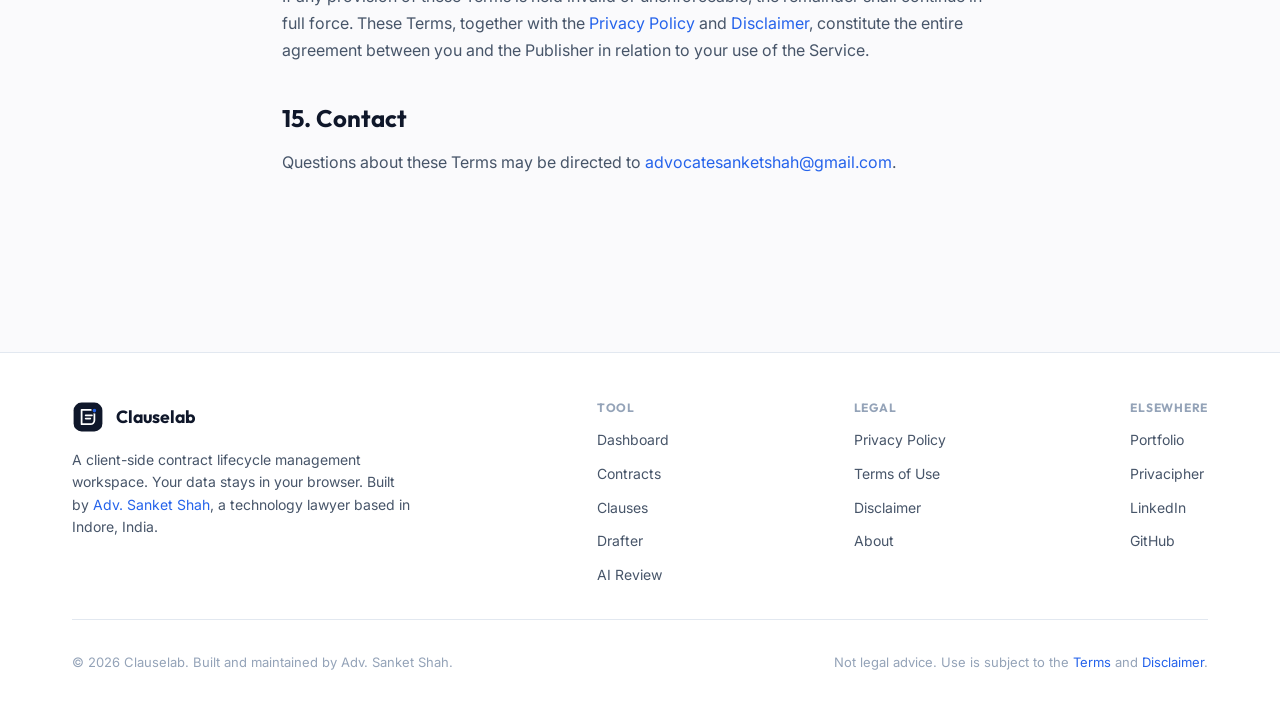
<file: terms.html>
<!DOCTYPE html>
<html lang="en">
<head>
<meta charset="UTF-8">
<meta name="viewport" content="width=device-width, initial-scale=1.0">
<title>Terms of Use | Clauselab</title>
<meta name="description" content="Clauselab terms of use. Free, as-is, client-side contract workspace.">
<link rel="icon" type="image/svg+xml" href="assets/favicon.svg">
<link rel="preconnect" href="https://fonts.googleapis.com">
<link rel="preconnect" href="https://fonts.gstatic.com" crossorigin>
<link rel="stylesheet" href="https://fonts.googleapis.com/css2?family=Inter:wght@400;500;600;700&family=Outfit:wght@400;500;600;700&display=swap">
<link rel="stylesheet" href="css/app.css">
<link rel="stylesheet" href="css/nav.css">
</head>
<body>

<section class="page">
  <div class="container legal-body">
    <div class="page-header">
      <span class="page-eyebrow">Legal</span>
      <h1 class="page-title">Terms of Use</h1>
    </div>

    <div class="legal-meta">
      <strong>Effective date:</strong> 18 April 2026<br>
      <strong>Publisher:</strong> Adv. Sanket Shah, Advocate, Bar Council of India (the "Publisher")<br>
      <strong>Contact:</strong> advocatesanketshah@gmail.com
    </div>

    <h2>1. Acceptance</h2>
    <p>By accessing or using Clauselab (the "Service"), you agree to these Terms of Use ("Terms"). If you do not agree, do not use the Service. These Terms form a binding agreement between you (the "User") and the Publisher.</p>

    <h2>2. Nature of the Service</h2>
    <p>Clauselab is a free, client-side web application that provides a workspace for contract lifecycle management, including a contracts repository, a clause library, a template-based drafter, and an AI-assisted review feature that operates on a Bring Your Own Key basis. The Service is static and runs entirely in the User's browser. The Publisher does not operate a backend, does not host User data, and does not provide technical support beyond what is published on the Service itself.</p>

    <h2>3. No legal advice &mdash; no attorney-client relationship</h2>
    <p>The Service, the clauses in the library, the templates in the drafter, the AI-generated output, and any other content made available through the Service are provided for general informational and productivity purposes only. <strong>They do not constitute legal advice.</strong> Nothing you do on the Service creates an attorney-client relationship between you and the Publisher. The Publisher owes you no duty of confidence, care, or professional representation in connection with your use of the Service.</p>
    <p>If you require legal advice, you must engage a qualified lawyer in your jurisdiction on a separate, formal basis. The Publisher's availability for separate legal engagement is independent of your use of this free Service.</p>

    <h2>4. Use of content in the Service</h2>
    <p>Clause text, template language, and other legal content made available through the Service are general, jurisdictionally neutral or jurisdiction-marked starting points. They are not tailored to your transaction, counterparty, industry, or jurisdiction. The User is solely responsible for:</p>
    <ul>
      <li>reviewing all content for legal accuracy and suitability before use;</li>
      <li>adapting all content to the specific transaction, jurisdiction, and parties;</li>
      <li>obtaining independent legal advice before executing or relying on any contract assembled using the Service;</li>
      <li>ensuring that any contract produced complies with applicable law, including but not limited to the Indian Contract Act, 1872, the Information Technology Act, 2000, the Digital Personal Data Protection Act, 2023, the General Data Protection Regulation (EU) 2016/679, and any sector-specific regulation.</li>
    </ul>

    <h2>5. AI Review feature and third-party providers</h2>
    <p>The AI Review feature is a pass-through utility that uses your own API key to send text directly from your browser to an AI provider you select. By using this feature, you represent and warrant that:</p>
    <ul>
      <li>you have authority to submit the text to the selected AI provider;</li>
      <li>you are familiar with and comply with the applicable AI provider's terms of service, acceptable use policy, and privacy policy;</li>
      <li>you understand that AI models may produce inaccurate, incomplete, or misleading output, and you will not rely on such output without independent verification;</li>
      <li>you will not submit material that you are under a duty of confidence to protect (for example, attorney-client privileged material, trade secrets you do not have a right to disclose, or personal data without a lawful basis for transfer) unless you have verified the provider's handling of such material and obtained any required consents.</li>
    </ul>
    <p>The Publisher is not a party to your relationship with any AI provider and accepts no responsibility for their services, pricing, data handling, availability, or output. All risks and costs associated with the use of any AI provider, including API fees, rate limits, data exposure, and output quality, are borne by the User.</p>

    <h2>6. Your data and your responsibilities</h2>
    <p>You are solely responsible for:</p>
    <ul>
      <li>the accuracy, lawfulness, and appropriateness of any data you enter into the Service;</li>
      <li>maintaining backups of data you store in your browser through the Service's export feature;</li>
      <li>the security of the device, browser profile, and API keys on which or through which you access the Service;</li>
      <li>complying with applicable data protection laws when entering personal data of third parties (including employees, counterparties, or data subjects) into the Service, including obtaining any required consents and observing any restrictions on transborder transfers that apply when you invoke the AI Review feature.</li>
    </ul>
    <p>The Publisher is not a data fiduciary, data controller, data processor, or data protection officer in respect of any data you enter into the Service.</p>

    <h2>7. Prohibited uses</h2>
    <p>You must not use the Service to:</p>
    <ul>
      <li>violate any applicable law, including data protection, export control, anti-money-laundering, and consumer protection laws;</li>
      <li>infringe the intellectual property, privacy, or other rights of any third party;</li>
      <li>produce contracts, legal instruments, or AI prompts intended to defraud, deceive, threaten, or harm any person;</li>
      <li>circumvent the safety, content, or rate limits of any AI provider;</li>
      <li>reverse engineer, decompile, or attempt to derive source code beyond what is already published in the source repository;</li>
      <li>represent yourself as a lawyer or as the Publisher, or suggest that the Publisher has advised, reviewed, or endorsed any contract, draft, or AI output produced using the Service.</li>
    </ul>

    <h2>8. Intellectual property</h2>
    <p>The Service, including its source code, design, clause library, templates, and brand elements, is owned by the Publisher and is made available free of charge for end-user use. Where the Service is published as open source on a repository hosting platform, it is made available under the licence stated in that repository, and the terms of that licence prevail over this clause to the extent of any conflict in respect of the source code. The Clauselab name, logo, and visual design remain the property of the Publisher and may not be used to suggest endorsement or affiliation without prior written permission.</p>
    <p>You retain all rights in the contracts, clauses, notes, and other content you create or enter into the Service. The Publisher claims no right or licence over your content.</p>

    <h2>9. Disclaimer of warranties</h2>
    <p>The Service is provided on an <strong>"as is"</strong> and <strong>"as available"</strong> basis, without warranty of any kind, whether express, implied, statutory, or otherwise. To the maximum extent permitted by applicable law, the Publisher disclaims all warranties, including any implied warranties of merchantability, fitness for a particular purpose, title, non-infringement, accuracy, completeness, reliability, availability, security, or absence of errors or defects. The Publisher does not warrant that the Service will be uninterrupted, error-free, compatible with your device, or free from loss of data.</p>

    <h2>10. Limitation of liability</h2>
    <p>To the maximum extent permitted by applicable law, in no event shall the Publisher be liable to the User or any third party for any indirect, incidental, special, consequential, punitive, or exemplary damages, including loss of profits, loss of revenue, loss of business, loss of data, or loss of goodwill, whether in contract, tort (including negligence), strict liability, or otherwise, arising out of or in connection with the use of or inability to use the Service, the content made available through the Service, or the output of any AI provider invoked through the Service, even if the Publisher has been advised of the possibility of such damages.</p>
    <p>To the maximum extent permitted by applicable law, the aggregate liability of the Publisher to any User arising out of or in connection with the Service shall not exceed <strong>INR 1,000 (Indian Rupees one thousand only)</strong>, which the User acknowledges is a fair and reasonable limit given that the Service is provided free of charge.</p>
    <p>Nothing in these Terms excludes or limits any liability that cannot lawfully be excluded or limited, including liability for gross negligence, wilful misconduct, or fraud.</p>

    <h2>11. Indemnification</h2>
    <p>The User shall indemnify, defend, and hold harmless the Publisher from and against any and all claims, damages, losses, liabilities, costs, and expenses (including reasonable legal fees) arising out of or in connection with: (a) the User's use of the Service; (b) the User's breach of these Terms; (c) the User's violation of any applicable law or third-party right; or (d) any content the User enters into, or output the User acts on through, the Service.</p>

    <h2>12. Changes to the Service and these Terms</h2>
    <p>The Publisher may modify, suspend, or discontinue any part of the Service at any time, without notice. The Publisher may amend these Terms from time to time. The current version is always available at this URL, and material changes will be reflected by a revised "Effective date". Continued use of the Service after changes are posted constitutes acceptance of the revised Terms.</p>

    <h2>13. Governing law and jurisdiction</h2>
    <p>These Terms and any dispute or claim (including non-contractual disputes or claims) arising out of or in connection with them or their subject matter or formation shall be governed by and construed in accordance with the laws of India. The courts at Indore, Madhya Pradesh, India shall have exclusive jurisdiction over any such dispute or claim.</p>

    <h2>14. Severability and entire agreement</h2>
    <p>If any provision of these Terms is held invalid or unenforceable, the remainder shall continue in full force. These Terms, together with the <a href="privacy.html">Privacy Policy</a> and <a href="disclaimer.html">Disclaimer</a>, constitute the entire agreement between you and the Publisher in relation to your use of the Service.</p>

    <h2>15. Contact</h2>
    <p>Questions about these Terms may be directed to <a href="mailto:advocatesanketshah@gmail.com">advocatesanketshah@gmail.com</a>.</p>
  </div>
</section>

<script src="js/app.js"></script>
</body>
</html>
</file>
<file: css/app.css>
/* ── Clauselab Design System ── */
:root {
  --bg-base: #FAFAFC;
  --bg-surface: #FFFFFF;
  --bg-muted: #F1F5F9;
  --text-primary: #0F172A;
  --text-secondary: #475569;
  --text-tertiary: #94A3B8;
  --accent-primary: #2563EB;
  --accent-light: #EFF6FF;
  --border-color: #E2E8F0;
  --border-strong: #CBD5E1;

  --success: #10B981;
  --success-light: #D1FAE5;
  --warning: #F59E0B;
  --warning-light: #FEF3C7;
  --danger: #EF4444;
  --danger-light: #FEE2E2;
  --info: #0EA5C8;
  --info-light: #E0F7FA;

  --font-sans: 'Inter', system-ui, -apple-system, sans-serif;
  --font-display: 'Outfit', 'Inter', sans-serif;
  --font-mono: ui-monospace, 'SF Mono', Menlo, monospace;

  --radius-sm: 6px;
  --radius-md: 12px;
  --radius-lg: 20px;
  --radius-full: 9999px;

  --shadow-sm: 0 1px 2px 0 rgb(0 0 0 / 0.05);
  --shadow-md: 0 4px 6px -1px rgb(0 0 0 / 0.06), 0 2px 4px -2px rgb(0 0 0 / 0.05);
  --shadow-lg: 0 10px 15px -3px rgb(0 0 0 / 0.1);

  --transition: all 0.2s ease;
}

*, *::before, *::after { box-sizing: border-box; margin: 0; padding: 0; }

html { scroll-behavior: smooth; }

body {
  background-color: var(--bg-base);
  color: var(--text-primary);
  font-family: var(--font-sans);
  line-height: 1.6;
  -webkit-font-smoothing: antialiased;
  -moz-osx-font-smoothing: grayscale;
}

.container {
  max-width: 1200px;
  margin: 0 auto;
  padding: 0 2rem;
}

.container-wide { max-width: 1400px; margin: 0 auto; padding: 0 2rem; }

a { color: var(--accent-primary); text-decoration: none; }
a:hover { text-decoration: underline; }

button { font-family: inherit; cursor: pointer; }

/* ── Typography ── */
h1, h2, h3, h4 { font-family: var(--font-display); font-weight: 700; line-height: 1.2; color: var(--text-primary); }
h1 { font-size: clamp(2.25rem, 4vw, 3.5rem); }
h2 { font-size: clamp(1.75rem, 3vw, 2.5rem); }
h3 { font-size: 1.5rem; }
h4 { font-size: 1.125rem; }
p { color: var(--text-secondary); }

/* ── Buttons ── */
.btn {
  display: inline-flex;
  align-items: center;
  justify-content: center;
  gap: 0.5rem;
  padding: 0.75rem 1.5rem;
  border-radius: var(--radius-full);
  font-weight: 500;
  font-size: 0.9rem;
  text-decoration: none;
  cursor: pointer;
  border: none;
  transition: var(--transition);
  white-space: nowrap;
}
.btn:hover { text-decoration: none; transform: translateY(-1px); }
.btn-primary { background: var(--text-primary); color: white; }
.btn-primary:hover { background: #1E293B; }
.btn-accent { background: var(--accent-primary); color: white; }
.btn-accent:hover { background: #1D4ED8; }
.btn-secondary { background: var(--bg-surface); color: var(--text-primary); border: 1px solid var(--border-color); }
.btn-secondary:hover { border-color: var(--border-strong); }
.btn-danger { background: var(--danger); color: white; }
.btn-danger:hover { background: #DC2626; }
.btn-ghost { background: transparent; color: var(--text-secondary); }
.btn-ghost:hover { background: var(--bg-muted); color: var(--text-primary); }
.btn-sm { padding: 0.45rem 0.9rem; font-size: 0.8125rem; }
.btn-lg { padding: 1rem 2rem; font-size: 1rem; }
.btn:disabled { opacity: 0.5; cursor: not-allowed; transform: none; }

/* ── Cards ── */
.card {
  background: var(--bg-surface);
  border: 1px solid var(--border-color);
  border-radius: var(--radius-md);
  padding: 1.5rem;
  box-shadow: var(--shadow-sm);
}
.card-lg { padding: 2rem; }
.card-hover { transition: var(--transition); }
.card-hover:hover { box-shadow: var(--shadow-md); transform: translateY(-2px); }

/* ── Forms ── */
.field { display: flex; flex-direction: column; gap: 0.4rem; margin-bottom: 1rem; }
.field label { font-size: 0.8125rem; font-weight: 600; color: var(--text-primary); }
.field .hint { font-size: 0.75rem; color: var(--text-tertiary); }
.input, .select, .textarea {
  width: 100%;
  padding: 0.65rem 0.9rem;
  border: 1px solid var(--border-color);
  border-radius: var(--radius-sm);
  background: var(--bg-surface);
  color: var(--text-primary);
  font-family: inherit;
  font-size: 0.9rem;
  transition: var(--transition);
}
.input:focus, .select:focus, .textarea:focus {
  outline: none;
  border-color: var(--accent-primary);
  box-shadow: 0 0 0 3px rgb(37 99 235 / 0.12);
}
.textarea { min-height: 120px; resize: vertical; font-family: var(--font-mono); line-height: 1.5; }
.form-grid { display: grid; grid-template-columns: 1fr 1fr; gap: 1rem; }
@media (max-width: 700px) { .form-grid { grid-template-columns: 1fr; } }

/* ── Badges ── */
.badge {
  display: inline-flex;
  align-items: center;
  gap: 0.35rem;
  font-size: 0.7rem;
  font-weight: 600;
  padding: 0.25rem 0.65rem;
  border-radius: var(--radius-full);
  text-transform: uppercase;
  letter-spacing: 0.04em;
}
.badge-success { background: var(--success-light); color: #065F46; }
.badge-warning { background: var(--warning-light); color: #92400E; }
.badge-danger { background: var(--danger-light); color: #991B1B; }
.badge-info { background: var(--info-light); color: #0E7490; }
.badge-neutral { background: var(--bg-muted); color: var(--text-secondary); }
.badge-accent { background: var(--accent-light); color: var(--accent-primary); }

/* ── Tags / chips ── */
.chip {
  display: inline-flex;
  align-items: center;
  gap: 0.35rem;
  font-size: 0.75rem;
  padding: 0.35rem 0.75rem;
  border-radius: var(--radius-full);
  background: var(--bg-muted);
  color: var(--text-secondary);
  border: 1px solid var(--border-color);
}

/* ── Page layout ── */
.page { padding: 7rem 0 5rem; }
.page-header { margin-bottom: 2.5rem; }
.page-eyebrow { font-size: 0.8125rem; font-weight: 600; color: var(--accent-primary); margin-bottom: 0.5rem; display: block; text-transform: uppercase; letter-spacing: 0.06em; }
.page-title { font-family: var(--font-display); font-size: clamp(2rem, 4vw, 2.75rem); font-weight: 700; margin-bottom: 0.75rem; }
.page-lead { font-size: 1.05rem; color: var(--text-secondary); max-width: 65ch; }
.page-toolbar { display: flex; justify-content: space-between; align-items: center; gap: 1rem; margin-top: 2rem; flex-wrap: wrap; }

/* ── Hero (for landing) ── */
.hero { padding: 9rem 0 5rem; }
.hero-eyebrow {
  display: inline-flex; align-items: center; gap: 0.5rem;
  font-size: 0.8125rem; font-weight: 600; color: var(--accent-primary);
  background: var(--accent-light); padding: 0.5rem 1rem;
  border-radius: var(--radius-full); margin-bottom: 1.5rem;
}
.hero-eyebrow::before { content: ''; width: 6px; height: 6px; background: var(--accent-primary); border-radius: 50%; }
.hero-title { font-family: var(--font-display); font-size: clamp(2.5rem, 5.5vw, 4.5rem); font-weight: 700; line-height: 1.05; letter-spacing: -0.02em; margin-bottom: 1.25rem; }
.hero-lead { font-size: 1.125rem; color: var(--text-secondary); max-width: 62ch; margin-bottom: 2rem; }
.hero-actions { display: flex; gap: 0.75rem; flex-wrap: wrap; }

/* ── Stats row ── */
.stats {
  display: grid;
  grid-template-columns: repeat(4, 1fr);
  gap: 1rem;
  padding: 1.75rem;
  background: var(--bg-surface);
  border: 1px solid var(--border-color);
  border-radius: var(--radius-md);
  margin-top: 3rem;
}
.stat-num { display: block; font-family: var(--font-display); font-size: 2rem; font-weight: 700; line-height: 1; }
.stat-lbl { font-size: 0.75rem; font-weight: 600; color: var(--text-secondary); text-transform: uppercase; letter-spacing: 0.05em; margin-top: 0.35rem; display: block; }
@media (max-width: 700px) { .stats { grid-template-columns: repeat(2, 1fr); padding: 1.25rem; gap: 1rem; } .stat-num { font-size: 1.5rem; } }

/* ── Feature grid (landing) ── */
.feature-grid { display: grid; grid-template-columns: repeat(3, 1fr); gap: 1.5rem; }
@media (max-width: 900px) { .feature-grid { grid-template-columns: 1fr; } }
.feature-card { background: var(--bg-surface); border: 1px solid var(--border-color); border-radius: var(--radius-md); padding: 1.75rem; transition: var(--transition); }
.feature-card:hover { box-shadow: var(--shadow-md); transform: translateY(-2px); border-color: var(--border-strong); }
.feature-icon { width: 44px; height: 44px; border-radius: 10px; background: var(--accent-light); color: var(--accent-primary); display: flex; align-items: center; justify-content: center; margin-bottom: 1rem; }
.feature-title { font-family: var(--font-display); font-size: 1.125rem; font-weight: 700; margin-bottom: 0.5rem; }
.feature-desc { font-size: 0.9rem; color: var(--text-secondary); }

/* ── Section ── */
.section { padding: 4rem 0; }
.section-title-row { display: flex; justify-content: space-between; align-items: end; margin-bottom: 2rem; gap: 1rem; flex-wrap: wrap; }
.section-title { font-family: var(--font-display); font-size: 1.75rem; font-weight: 700; }
.section-sub { font-size: 0.95rem; color: var(--text-secondary); margin-top: 0.35rem; }

/* ── Sidebar layout (for tools) ── */
.tool-layout { display: grid; grid-template-columns: 240px 1fr; gap: 2rem; align-items: start; }
.tool-sidebar { position: sticky; top: 6rem; background: var(--bg-surface); border: 1px solid var(--border-color); border-radius: var(--radius-md); padding: 1rem; }
.tool-sidebar-title { font-size: 0.7rem; font-weight: 700; color: var(--text-tertiary); text-transform: uppercase; letter-spacing: 0.06em; padding: 0.5rem 0.75rem; }
.tool-sidebar a { display: flex; align-items: center; gap: 0.6rem; padding: 0.55rem 0.75rem; border-radius: var(--radius-sm); font-size: 0.875rem; font-weight: 500; color: var(--text-secondary); text-decoration: none; transition: var(--transition); }
.tool-sidebar a:hover { background: var(--bg-muted); color: var(--text-primary); }
.tool-sidebar a.active { background: var(--accent-light); color: var(--accent-primary); }
.tool-main { min-width: 0; }
@media (max-width: 900px) { .tool-layout { grid-template-columns: 1fr; } .tool-sidebar { position: static; } }

/* ── Tables ── */
.table-wrap { background: var(--bg-surface); border: 1px solid var(--border-color); border-radius: var(--radius-md); overflow: hidden; }
.table { width: 100%; border-collapse: collapse; font-size: 0.9rem; }
.table th { background: var(--bg-muted); color: var(--text-secondary); font-weight: 600; text-align: left; padding: 0.85rem 1rem; font-size: 0.75rem; text-transform: uppercase; letter-spacing: 0.04em; border-bottom: 1px solid var(--border-color); }
.table td { padding: 0.85rem 1rem; border-bottom: 1px solid var(--border-color); vertical-align: middle; }
.table tbody tr:last-child td { border-bottom: none; }
.table tbody tr:hover { background: var(--bg-muted); }
.table .cell-title { font-weight: 600; color: var(--text-primary); }
.table .cell-meta { font-size: 0.75rem; color: var(--text-tertiary); margin-top: 0.15rem; }
.table-empty { padding: 3rem 1rem; text-align: center; color: var(--text-tertiary); }
@media (max-width: 700px) {
  .table-wrap { overflow-x: auto; }
  .table { min-width: 600px; }
}

/* ── Modal ── */
.modal-backdrop { position: fixed; inset: 0; background: rgb(15 23 42 / 0.4); backdrop-filter: blur(4px); z-index: 9500; display: none; align-items: center; justify-content: center; padding: 1rem; }
.modal-backdrop.open { display: flex; }
.modal { background: var(--bg-surface); border-radius: var(--radius-md); width: 100%; max-width: 640px; max-height: 90vh; overflow-y: auto; box-shadow: var(--shadow-lg); }
.modal-lg { max-width: 880px; }
.modal-header { padding: 1.25rem 1.5rem; border-bottom: 1px solid var(--border-color); display: flex; justify-content: space-between; align-items: center; }
.modal-title { font-family: var(--font-display); font-size: 1.25rem; font-weight: 700; }
.modal-close { background: none; border: none; padding: 0.25rem; cursor: pointer; color: var(--text-secondary); border-radius: var(--radius-sm); }
.modal-close:hover { background: var(--bg-muted); color: var(--text-primary); }
.modal-body { padding: 1.5rem; }
.modal-footer { padding: 1rem 1.5rem; border-top: 1px solid var(--border-color); display: flex; justify-content: flex-end; gap: 0.5rem; }

/* ── Toast ── */
.toast-wrap { position: fixed; bottom: 90px; right: 1.5rem; z-index: 9999; display: flex; flex-direction: column; gap: 0.5rem; max-width: 360px; }
@media (min-width: 901px) { .toast-wrap { bottom: 1.5rem; } }
.toast { background: var(--text-primary); color: white; padding: 0.85rem 1.15rem; border-radius: var(--radius-sm); font-size: 0.875rem; box-shadow: var(--shadow-lg); display: flex; align-items: center; gap: 0.5rem; animation: slideIn 0.25s ease-out; }
.toast.success { background: var(--success); }
.toast.error { background: var(--danger); }
@keyframes slideIn { from { opacity: 0; transform: translateY(10px); } to { opacity: 1; transform: translateY(0); } }

/* ── Utility ── */
.flex { display: flex; }
.flex-col { flex-direction: column; }
.items-center { align-items: center; }
.justify-between { justify-content: space-between; }
.gap-1 { gap: 0.5rem; }
.gap-2 { gap: 1rem; }
.gap-3 { gap: 1.5rem; }
.mt-1 { margin-top: 0.5rem; } .mt-2 { margin-top: 1rem; } .mt-3 { margin-top: 1.5rem; } .mt-4 { margin-top: 2rem; }
.mb-1 { margin-bottom: 0.5rem; } .mb-2 { margin-bottom: 1rem; } .mb-3 { margin-bottom: 1.5rem; } .mb-4 { margin-bottom: 2rem; }
.text-sm { font-size: 0.875rem; }
.text-xs { font-size: 0.75rem; }
.text-muted { color: var(--text-secondary); }
.text-tertiary { color: var(--text-tertiary); }
.text-center { text-align: center; }
.w-full { width: 100%; }
.mono { font-family: var(--font-mono); font-size: 0.85em; }
.hidden { display: none !important; }

/* ── Footer ── */
footer { padding: 3rem 0; border-top: 1px solid var(--border-color); background: var(--bg-surface); margin-top: 5rem; }
@media (max-width: 900px) { footer { margin-bottom: 64px; } }
.footer-inner { display: flex; justify-content: space-between; align-items: flex-start; gap: 2rem; flex-wrap: wrap; }
.footer-brand { display: flex; align-items: center; gap: 0.75rem; margin-bottom: 1rem; }
.footer-brand-mark { width: 32px; height: 32px; }
.footer-brand-name { font-family: var(--font-display); font-weight: 700; font-size: 1.1rem; }
.footer-about { max-width: 340px; font-size: 0.875rem; color: var(--text-secondary); }
.footer-col-title { font-size: 0.75rem; font-weight: 700; text-transform: uppercase; letter-spacing: 0.06em; color: var(--text-tertiary); margin-bottom: 0.75rem; }
.footer-links { display: flex; flex-direction: column; gap: 0.5rem; list-style: none; }
.footer-links a { font-size: 0.875rem; color: var(--text-secondary); }
.footer-links a:hover { color: var(--accent-primary); }
.footer-bottom { margin-top: 2rem; padding-top: 2rem; border-top: 1px solid var(--border-color); display: flex; justify-content: space-between; flex-wrap: wrap; gap: 1rem; font-size: 0.8125rem; color: var(--text-tertiary); }

/* ── Legal pages ── */
.legal-body { max-width: 780px; margin: 0 auto; }
.legal-body h2 { font-family: var(--font-display); font-size: 1.5rem; margin-top: 2.5rem; margin-bottom: 1rem; }
.legal-body h3 { font-size: 1.1rem; margin-top: 2rem; margin-bottom: 0.75rem; }
.legal-body p, .legal-body li { color: var(--text-secondary); margin-bottom: 1rem; line-height: 1.7; }
.legal-body ul, .legal-body ol { padding-left: 1.5rem; margin-bottom: 1rem; }
.legal-body li { margin-bottom: 0.5rem; }
.legal-body strong { color: var(--text-primary); font-weight: 600; }
.legal-meta { padding: 1rem 1.25rem; background: var(--bg-muted); border-radius: var(--radius-sm); font-size: 0.875rem; color: var(--text-secondary); margin-bottom: 2rem; }

/* ── Dashboard widgets ── */
.widget-grid { display: grid; grid-template-columns: repeat(4, 1fr); gap: 1rem; }
@media (max-width: 900px) { .widget-grid { grid-template-columns: repeat(2, 1fr); } }
@media (max-width: 500px) { .widget-grid { grid-template-columns: 1fr; } }
.widget { background: var(--bg-surface); border: 1px solid var(--border-color); border-radius: var(--radius-md); padding: 1.25rem; }
.widget-label { font-size: 0.75rem; font-weight: 600; color: var(--text-secondary); text-transform: uppercase; letter-spacing: 0.05em; margin-bottom: 0.5rem; }
.widget-value { font-family: var(--font-display); font-size: 2rem; font-weight: 700; line-height: 1; }
.widget-change { font-size: 0.75rem; color: var(--text-tertiary); margin-top: 0.5rem; }

/* ── Clause list ── */
.clause-list { display: grid; grid-template-columns: 280px 1fr; gap: 1.5rem; align-items: start; }
@media (max-width: 900px) { .clause-list { grid-template-columns: 1fr; } }
.clause-sidebar { background: var(--bg-surface); border: 1px solid var(--border-color); border-radius: var(--radius-md); padding: 1rem; }
.clause-cat { display: flex; justify-content: space-between; align-items: center; padding: 0.5rem 0.75rem; border-radius: var(--radius-sm); font-size: 0.875rem; color: var(--text-secondary); cursor: pointer; transition: var(--transition); }
.clause-cat:hover { background: var(--bg-muted); color: var(--text-primary); }
.clause-cat.active { background: var(--accent-light); color: var(--accent-primary); font-weight: 600; }
.clause-cat-count { font-size: 0.7rem; background: var(--bg-muted); padding: 0.1rem 0.45rem; border-radius: var(--radius-full); }
.clause-cat.active .clause-cat-count { background: white; }
.clause-cards { display: flex; flex-direction: column; gap: 1rem; }
.clause-card { background: var(--bg-surface); border: 1px solid var(--border-color); border-radius: var(--radius-md); padding: 1.25rem; }
.clause-card-head { display: flex; justify-content: space-between; align-items: start; gap: 1rem; margin-bottom: 0.75rem; flex-wrap: wrap; }
.clause-title { font-weight: 600; font-size: 1rem; color: var(--text-primary); }
.clause-body { font-family: var(--font-mono); font-size: 0.8125rem; line-height: 1.65; color: var(--text-secondary); background: var(--bg-base); border: 1px solid var(--border-color); border-radius: var(--radius-sm); padding: 1rem; max-height: 240px; overflow-y: auto; white-space: pre-wrap; }
.clause-actions { display: flex; gap: 0.5rem; margin-top: 0.75rem; flex-wrap: wrap; }

/* ── Drafter ── */
.drafter-grid { display: grid; grid-template-columns: 360px 1fr; gap: 1.5rem; align-items: start; }
@media (max-width: 1000px) { .drafter-grid { grid-template-columns: 1fr; } }
.drafter-preview { background: var(--bg-surface); border: 1px solid var(--border-color); border-radius: var(--radius-md); padding: 2.5rem; min-height: 500px; }
.drafter-preview h1 { font-family: var(--font-display); font-size: 1.5rem; text-align: center; margin-bottom: 2rem; }
.drafter-preview h2 { font-size: 1rem; font-family: var(--font-sans); font-weight: 700; margin-top: 1.5rem; margin-bottom: 0.75rem; text-transform: uppercase; letter-spacing: 0.02em; }
.drafter-preview p { color: var(--text-primary); font-size: 0.95rem; line-height: 1.7; margin-bottom: 1rem; }

/* ── AI Review ── */
.review-grid { display: grid; grid-template-columns: 1fr 1fr; gap: 1.5rem; }
@media (max-width: 1000px) { .review-grid { grid-template-columns: 1fr; } }
.review-output { background: var(--bg-surface); border: 1px solid var(--border-color); border-radius: var(--radius-md); padding: 1.5rem; min-height: 400px; font-size: 0.9rem; line-height: 1.7; white-space: pre-wrap; overflow-y: auto; max-height: 70vh; }
.review-output h3 { font-family: var(--font-display); font-size: 1.1rem; margin: 1rem 0 0.5rem; }
.review-output ul { padding-left: 1.25rem; margin: 0.5rem 0; }
.review-output li { margin-bottom: 0.35rem; color: var(--text-secondary); }
.review-output strong { color: var(--text-primary); }
.review-actions { display: flex; gap: 0.5rem; flex-wrap: wrap; margin-top: 1rem; }

/* ── Banner (notice on top) ── */
.notice { background: var(--warning-light); border: 1px solid #FCD34D; color: #78350F; padding: 0.9rem 1.25rem; border-radius: var(--radius-sm); font-size: 0.875rem; margin-bottom: 1.5rem; }
.notice-info { background: var(--info-light); border-color: #67E8F9; color: #0C4A6E; }
.notice strong { font-weight: 700; }

/* ── Empty states ── */
.empty { text-align: center; padding: 4rem 1rem; }
.empty-icon { font-size: 2.5rem; margin-bottom: 1rem; opacity: 0.6; }
.empty-title { font-family: var(--font-display); font-size: 1.25rem; margin-bottom: 0.5rem; }
.empty-desc { color: var(--text-secondary); margin-bottom: 1.5rem; max-width: 400px; margin-left: auto; margin-right: auto; }

/* ── Filter bar ── */
.filter-bar { display: flex; gap: 0.75rem; flex-wrap: wrap; margin-bottom: 1.5rem; align-items: center; }
.filter-bar .input, .filter-bar .select { max-width: 240px; }
.filter-bar .search { flex: 1; min-width: 220px; max-width: 360px; }

/* ── Print styles (for drafter export) ── */
@media print {
  nav, .btab-bar, footer, .no-print, .tool-sidebar { display: none !important; }
  .page, .tool-layout, .drafter-grid { padding: 0 !important; grid-template-columns: 1fr !important; }
  .drafter-preview { border: none; box-shadow: none; padding: 0; }
}

/* ── Animations ── */
.fade-up { opacity: 0; transform: translateY(16px); transition: opacity 0.5s ease, transform 0.5s ease; }
.fade-up.visible { opacity: 1; transform: translateY(0); }
</file>
<file: css/nav.css>
/* ── Navigation ── */
nav.topnav {
  position: fixed; top: 0; left: 0; right: 0;
  background: rgba(255, 255, 255, 0.92);
  -webkit-backdrop-filter: blur(8px);
  backdrop-filter: blur(8px);
  border-bottom: 1px solid var(--border-color);
  z-index: 1000;
  padding: 0.75rem 0;
}
.nav-inner { display: flex; justify-content: space-between; align-items: center; gap: 2rem; }
.nav-brand { display: flex; align-items: center; gap: 0.6rem; text-decoration: none; white-space: nowrap; }
.nav-brand:hover { text-decoration: none; }
.nav-brand-mark { width: 28px; height: 28px; flex-shrink: 0; }
.nav-brand-name { font-family: var(--font-display); font-size: 1.15rem; font-weight: 700; color: var(--text-primary); letter-spacing: -0.01em; }
.nav-brand-name::after {
  content: 'Beta';
  display: inline-block;
  font-size: 0.55rem;
  font-weight: 700;
  letter-spacing: 0.08em;
  background: var(--accent-light);
  color: var(--accent-primary);
  padding: 0.12rem 0.4rem;
  border-radius: var(--radius-full);
  margin-left: 0.4rem;
  vertical-align: middle;
  text-transform: uppercase;
}

/* Desktop nav */
.nav-links {
  display: flex; gap: 0.15rem; list-style: none; align-items: center;
  margin: 0; padding: 0;
}
.nav-links > li > a,
.nav-links > li > .dropdown-toggle {
  font-size: 0.875rem; font-weight: 500; color: var(--text-secondary);
  text-decoration: none; transition: color 0.2s ease, background-color 0.2s ease;
  padding: 0.45rem 0.8rem; border-radius: var(--radius-sm);
  display: flex; align-items: center; gap: 0.3rem;
  background: none; border: none; cursor: pointer; font-family: inherit; line-height: 1;
}
.nav-links > li > a:hover, .nav-links > li > a.active,
.nav-links > li > .dropdown-toggle:hover, .nav-links > li > .dropdown-toggle.active {
  color: var(--accent-primary); background: rgb(37 99 235 / 0.07);
}
.dropdown-toggle svg { transition: transform 0.2s ease; flex-shrink: 0; }
.has-dropdown:hover > .dropdown-toggle svg { transform: rotate(180deg); }
.has-dropdown { position: relative; }
.dropdown-menu {
  display: none; position: absolute; top: 100%; left: 50%;
  transform: translateX(-50%); list-style: none; z-index: 100;
  padding-top: 6px; min-width: 180px;
}
.dropdown-menu::before { content: ''; display: block; height: 6px; }
.dropdown-menu-inner {
  background: #fff; border: 1px solid var(--border-color); border-radius: 10px;
  padding: 0.5rem; box-shadow: 0 8px 24px rgb(0 0 0 / 0.1); overflow: hidden;
}
.has-dropdown:hover .dropdown-menu { display: block; }
.dropdown-menu a {
  display: block; padding: 0.5rem 0.875rem; font-size: 0.8125rem; font-weight: 500;
  color: var(--text-secondary); text-decoration: none; border-radius: var(--radius-sm);
  transition: color 0.15s ease, background-color 0.15s ease; white-space: nowrap;
}
.dropdown-menu a:hover, .dropdown-menu a.active { color: var(--accent-primary); background: rgb(37 99 235 / 0.07); }

.nav-right { display: flex; align-items: center; gap: 0.6rem; }
.nav-cta {
  font-size: 0.8125rem; font-weight: 600; color: #fff;
  background: var(--text-primary); padding: 0.55rem 1.05rem;
  border-radius: var(--radius-full); text-decoration: none; white-space: nowrap;
  transition: var(--transition);
}
.nav-cta:hover { background: #1E293B; text-decoration: none; }

/* Hamburger */
.mobile-menu-btn {
  display: none; background: none; border: none; cursor: pointer;
  color: var(--text-primary); padding: 0.25rem;
}

/* Bottom Tab Bar — mobile */
.btab-bar { display: none; }

@media (min-width: 901px) { .mobile-cta-wrapper { display: none; } }

@media (max-width: 900px) {
  nav.topnav { background: #fff; -webkit-backdrop-filter: none; backdrop-filter: none; }
  body { padding-bottom: calc(64px + env(safe-area-inset-bottom, 0px)); }
  .nav-links { display: none; }
  .nav-right { display: none; }

  .btab-bar {
    display: flex;
    position: fixed; bottom: 0; left: 0; right: 0;
    height: 64px; padding-bottom: env(safe-area-inset-bottom, 0px);
    background: #fff; border-top: 1px solid var(--border-color); z-index: 9000;
    overflow-x: auto;
    -webkit-overflow-scrolling: touch;
    scrollbar-width: none;
  }
  .btab-bar::-webkit-scrollbar { display: none; }
  .btab {
    -webkit-tap-highlight-color: transparent;
    flex: 0 0 auto;
    min-width: 64px;
    display: flex; flex-direction: column; align-items: center; justify-content: center;
    gap: 3px; text-decoration: none; color: var(--text-tertiary);
    font-size: 0.58rem; font-weight: 600; letter-spacing: 0.04em;
    text-transform: uppercase; font-family: var(--font-sans);
    padding: 6px; transition: color 0.15s ease;
  }
  .btab svg { display: block; width: 20px; height: 20px; flex-shrink: 0; }
  .btab span { display: block; line-height: 1; white-space: nowrap; }
  .btab.active { color: var(--accent-primary); }
  .btab:active { opacity: 0.7; }
}

@media (max-width: 600px) {
  .container, .container-wide { padding: 0 1.25rem; }
}
</file>
